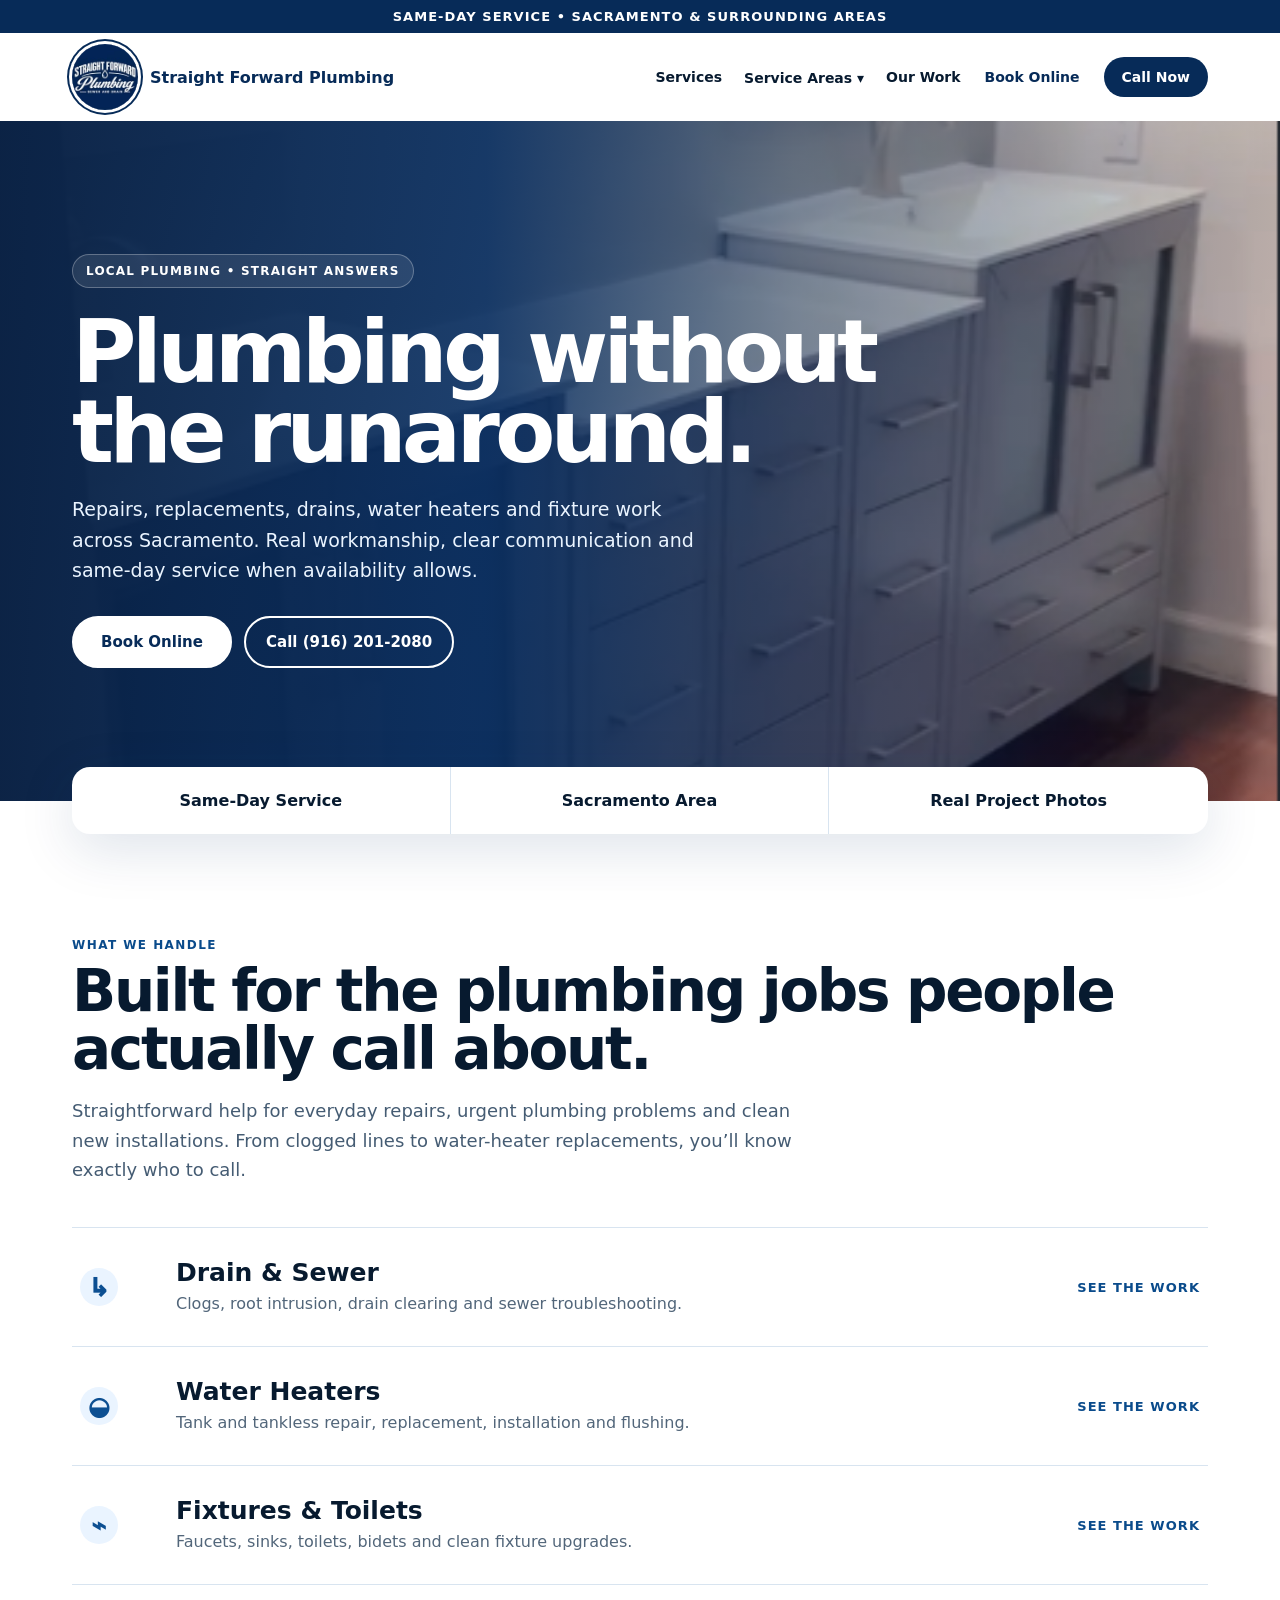
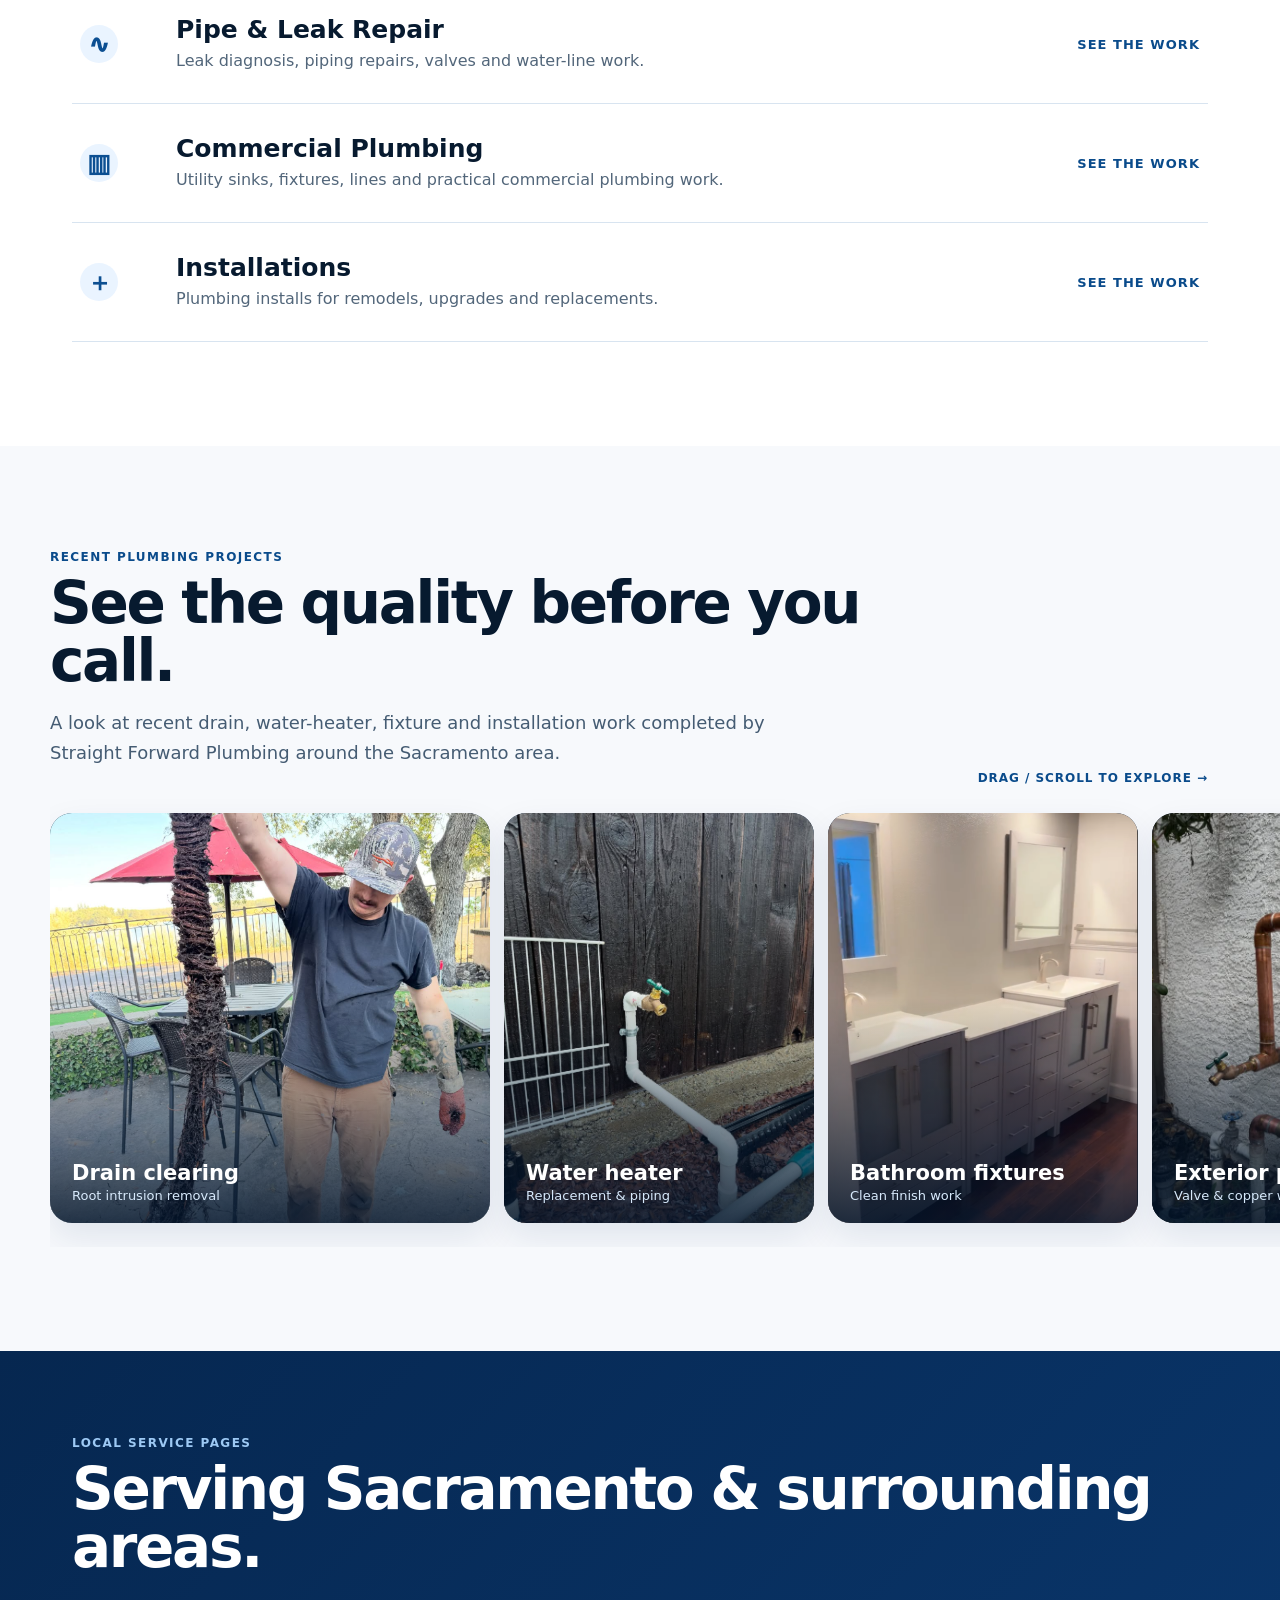
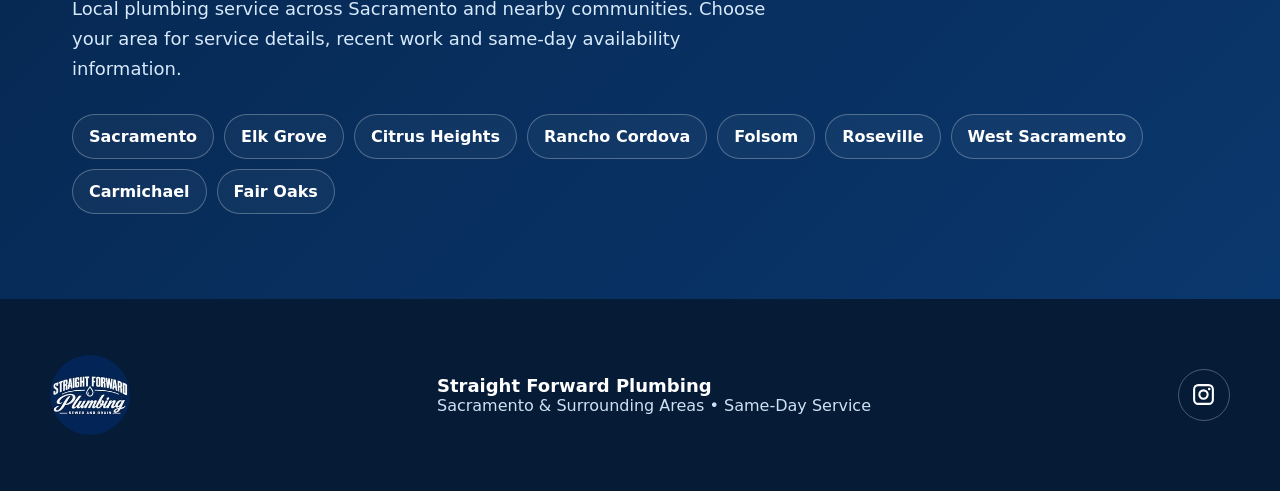
<file: index.html>
<!doctype html><html lang="en"><head><meta charset="utf-8"><meta name="viewport" content="width=device-width,initial-scale=1"><title>Straight Forward Plumbing | Sacramento Plumber & Same-Day Service</title><meta name="description" content="Straight Forward Plumbing provides same-day plumbing service across Sacramento and surrounding areas, including drain, water heater, fixture, sewer and pipe work."><link rel="stylesheet" href="styles.css"><script type="application/ld+json">{"@context":"https://schema.org","@type":"Plumber","name":"Straight Forward Plumbing","telephone":"+1-916-201-2080","areaServed":["Sacramento","Elk Grove","Citrus Heights","Rancho Cordova","Folsom","Roseville","West Sacramento","Carmichael","Fair Oaks"],"sameAs":["https://www.instagram.com/straightforwardplumbingco/"]}</script></head><body><div class="top">SAME-DAY SERVICE • SACRAMENTO & SURROUNDING AREAS</div><header class="nav"><a class="brand" href="index.html"><img src="assets/logo.jpg" alt="Straight Forward Plumbing logo"><span>Straight Forward Plumbing</span></a><button class="menu" aria-label="Open menu">☰</button><nav class="links"><a href="#services">Services</a><div class="dropdown"><a href="#areas" class="area-trigger">Service Areas ▾</a><div class="drop"><a href="sacramento.html">Sacramento</a><a href="elk-grove.html">Elk Grove</a><a href="citrus-heights.html">Citrus Heights</a><a href="rancho-cordova.html">Rancho Cordova</a><a href="folsom.html">Folsom</a><a href="roseville.html">Roseville</a><a href="west-sacramento.html">West Sacramento</a><a href="carmichael.html">Carmichael</a><a href="fair-oaks.html">Fair Oaks</a></div></div><a href="#work">Our Work</a><button class="nav-book book-trigger" type="button">Book Online</button><a class="cta" href="tel:+19162012080">Call Now</a></nav></header><main><section class="hero"><div class="hero-inner"><span class="eyebrow">LOCAL PLUMBING • STRAIGHT ANSWERS</span><h1>Plumbing without the runaround.</h1><p>Repairs, replacements, drains, water heaters and fixture work across Sacramento. Real workmanship, clear communication and same-day service when availability allows.</p><div class="actions"><button class="btn book-trigger" type="button">Book Online</button><a class="btn alt" href="tel:+19162012080">Call (916) 201-2080</a></div></div></section><div class="trust"><div class="trustbar"><div>Same-Day Service</div><div>Sacramento Area</div><div>Real Project Photos</div></div></div><section class="section" id="services"><div class="kicker">What we handle</div><h2>Built for the plumbing jobs people actually call about.</h2><p class="lead">Straightforward help for everyday repairs, urgent plumbing problems and clean new installations. From clogged lines to water-heater replacements, you’ll know exactly who to call.</p><div class="service-list">
<a class="service-row drain" href="#work"><span class="service-icon">↳</span><div><h3>Drain & Sewer</h3><p>Clogs, root intrusion, drain clearing and sewer troubleshooting.</p></div><span class="service-link">See the work</span></a>
<a class="service-row heater" href="#work"><span class="service-icon">◒</span><div><h3>Water Heaters</h3><p>Tank and tankless repair, replacement, installation and flushing.</p></div><span class="service-link">See the work</span></a>
<a class="service-row fixture" href="#work"><span class="service-icon">⌁</span><div><h3>Fixtures & Toilets</h3><p>Faucets, sinks, toilets, bidets and clean fixture upgrades.</p></div><span class="service-link">See the work</span></a>
<a class="service-row pipe" href="#work"><span class="service-icon">∿</span><div><h3>Pipe & Leak Repair</h3><p>Leak diagnosis, piping repairs, valves and water-line work.</p></div><span class="service-link">See the work</span></a>
<a class="service-row commercial" href="#work"><span class="service-icon">▥</span><div><h3>Commercial Plumbing</h3><p>Utility sinks, fixtures, lines and practical commercial plumbing work.</p></div><span class="service-link">See the work</span></a>
<a class="service-row install" href="#work"><span class="service-icon">＋</span><div><h3>Installations</h3><p>Plumbing installs for remodels, upgrades and replacements.</p></div><span class="service-link">See the work</span></a>
</div></section><section class="section work-section" id="work"><div class="work-head"><div><div class="kicker">Recent plumbing projects</div><h2>See the quality before you call.</h2><p class="lead">A look at recent drain, water-heater, fixture and installation work completed by Straight Forward Plumbing around the Sacramento area.</p></div><span class="swipe-note">Drag / scroll to explore →</span></div><div class="project-rail" aria-label="Recent plumbing work">
<figure class="project-card feature"><img src="assets/work-10.png" alt="Large root mass removed from a drain line" loading="lazy"><figcaption><b>Drain clearing</b><span>Root intrusion removal</span></figcaption></figure>
<figure class="project-card"><img src="assets/work-8.png" alt="Completed water heater installation" loading="lazy"><figcaption><b>Water heater</b><span>Replacement & piping</span></figcaption></figure>
<figure class="project-card"><img src="assets/work-2.png" alt="Finished bathroom vanity plumbing project" loading="lazy"><figcaption><b>Bathroom fixtures</b><span>Clean finish work</span></figcaption></figure>
<figure class="project-card"><img src="assets/work-7.png" alt="Exterior copper valve plumbing installation" loading="lazy"><figcaption><b>Exterior plumbing</b><span>Valve & copper work</span></figcaption></figure>
<figure class="project-card"><img src="assets/work-9.png" alt="Commercial utility sink plumbing installation" loading="lazy"><figcaption><b>Commercial</b><span>Utility sink installation</span></figcaption></figure>
<figure class="project-card"><img src="assets/work-4.png" alt="Toilet installation" loading="lazy"><figcaption><b>Fixture install</b><span>Toilet replacement</span></figcaption></figure>
</div></section><section class="blue" id="areas"><div class="section"><div class="kicker" style="color:#9dc9f4">Local service pages</div><h2>Serving Sacramento & surrounding areas.</h2><p class="lead">Local plumbing service across Sacramento and nearby communities. Choose your area for service details, recent work and same-day availability information.</p><div class="areas"><a href="sacramento.html">Sacramento</a><a href="elk-grove.html">Elk Grove</a><a href="citrus-heights.html">Citrus Heights</a><a href="rancho-cordova.html">Rancho Cordova</a><a href="folsom.html">Folsom</a><a href="roseville.html">Roseville</a><a href="west-sacramento.html">West Sacramento</a><a href="carmichael.html">Carmichael</a><a href="fair-oaks.html">Fair Oaks</a></div></div></section></main><footer class="footer"><div class="footerin"><img src="assets/logo.jpg" alt="Straight Forward Plumbing"><div><strong>Straight Forward Plumbing</strong><br>Sacramento & Surrounding Areas • Same-Day Service</div><a class="footer-social" href="https://www.instagram.com/straightforwardplumbingco/" target="_blank" rel="noopener" aria-label="Straight Forward Plumbing on Instagram"><svg viewBox="0 0 24 24" aria-hidden="true"><path d="M7 2h10a5 5 0 0 1 5 5v10a5 5 0 0 1-5 5H7a5 5 0 0 1-5-5V7a5 5 0 0 1 5-5Zm0 2a3 3 0 0 0-3 3v10a3 3 0 0 0 3 3h10a3 3 0 0 0 3-3V7a3 3 0 0 0-3-3H7Zm10.5 1.5a1.25 1.25 0 1 1 0 2.5 1.25 1.25 0 0 1 0-2.5ZM12 7a5 5 0 1 1 0 10 5 5 0 0 1 0-10Zm0 2a3 3 0 1 0 0 6 3 3 0 0 0 0-6Z"/></svg></a></div></footer><div class="mobile-dock"><a class="mobile-call" href="tel:+19162012080">Call Now</a><button class="mobile-book book-trigger" type="button">Book Online</button></div><div class="booking-modal" id="bookingModal" aria-hidden="true"><div class="booking-backdrop" data-close-booking></div><div class="booking-panel" role="dialog" aria-modal="true" aria-labelledby="bookingTitle"><button class="booking-close" type="button" data-close-booking aria-label="Close booking form">×</button><div class="booking-kicker">REQUEST AN APPOINTMENT</div><h2 id="bookingTitle">Tell us what you need.</h2><p class="booking-intro">Send the details below and your appointment request will be prepared as a text to Straight Forward Plumbing. Same-day requests are welcome when availability allows.</p><form id="bookingForm"><div class="form-grid"><label><span>Name</span><input name="name" autocomplete="name" required placeholder="Your name"></label><label><span>Phone</span><input name="phone" autocomplete="tel" inputmode="tel" required placeholder="Best number to reach you"></label><label><span>Service needed</span><select name="service" required><option value="">Choose a service</option><option>Drain / sewer</option><option>Water heater</option><option>Leak / pipe repair</option><option>Fixture / toilet</option><option>Commercial plumbing</option><option>Installation / other</option></select></label><label><span>Preferred day</span><input name="date" type="date"></label><label class="form-wide"><span>Service address / area</span><input name="location" autocomplete="street-address" required placeholder="Address or neighborhood"></label><label class="form-wide"><span>What’s going on?</span><textarea name="details" rows="4" required placeholder="Briefly describe the plumbing issue"></textarea></label></div><button class="booking-submit" type="submit">Send Appointment Request</button><p class="booking-note">Submitting opens your Messages app with the request pre-filled to (916) 201-2080. Nothing is sent until you press Send.</p></form></div></div><script src="script.js"></script></body></html>
</file>
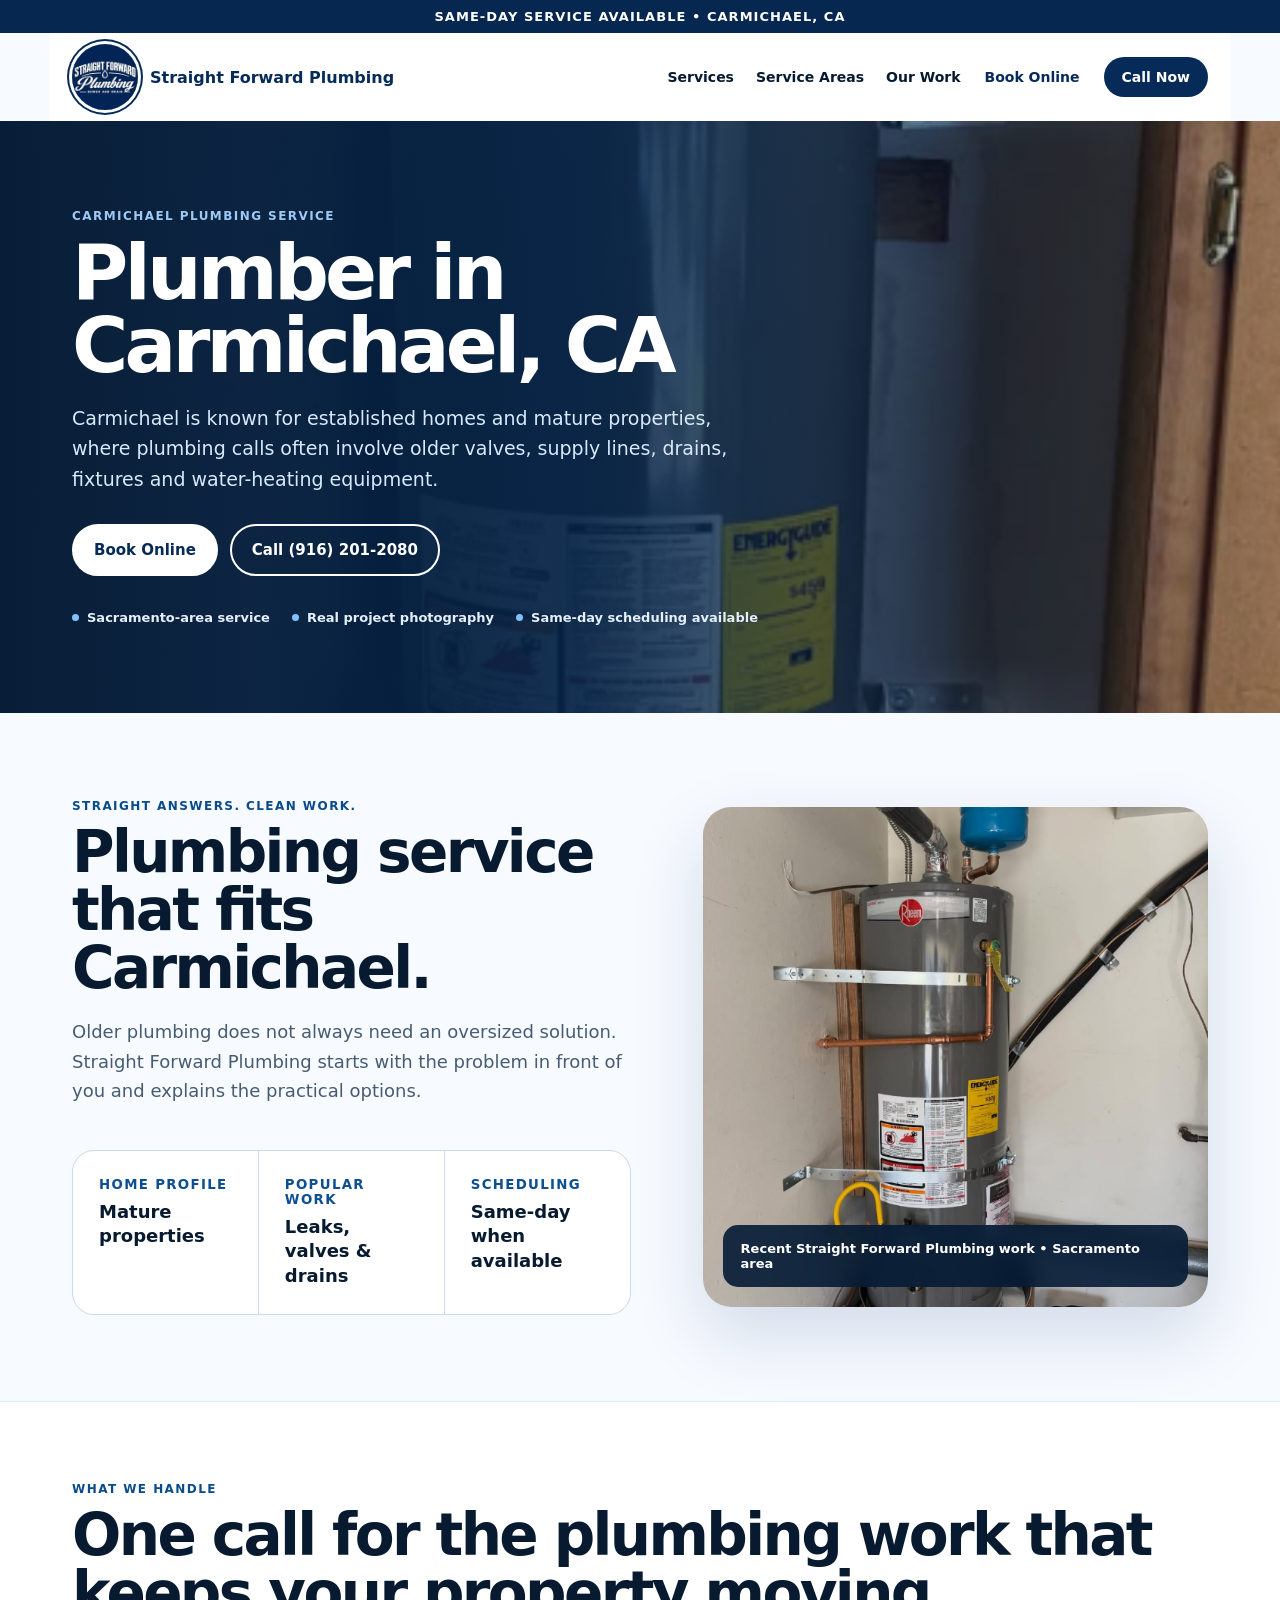
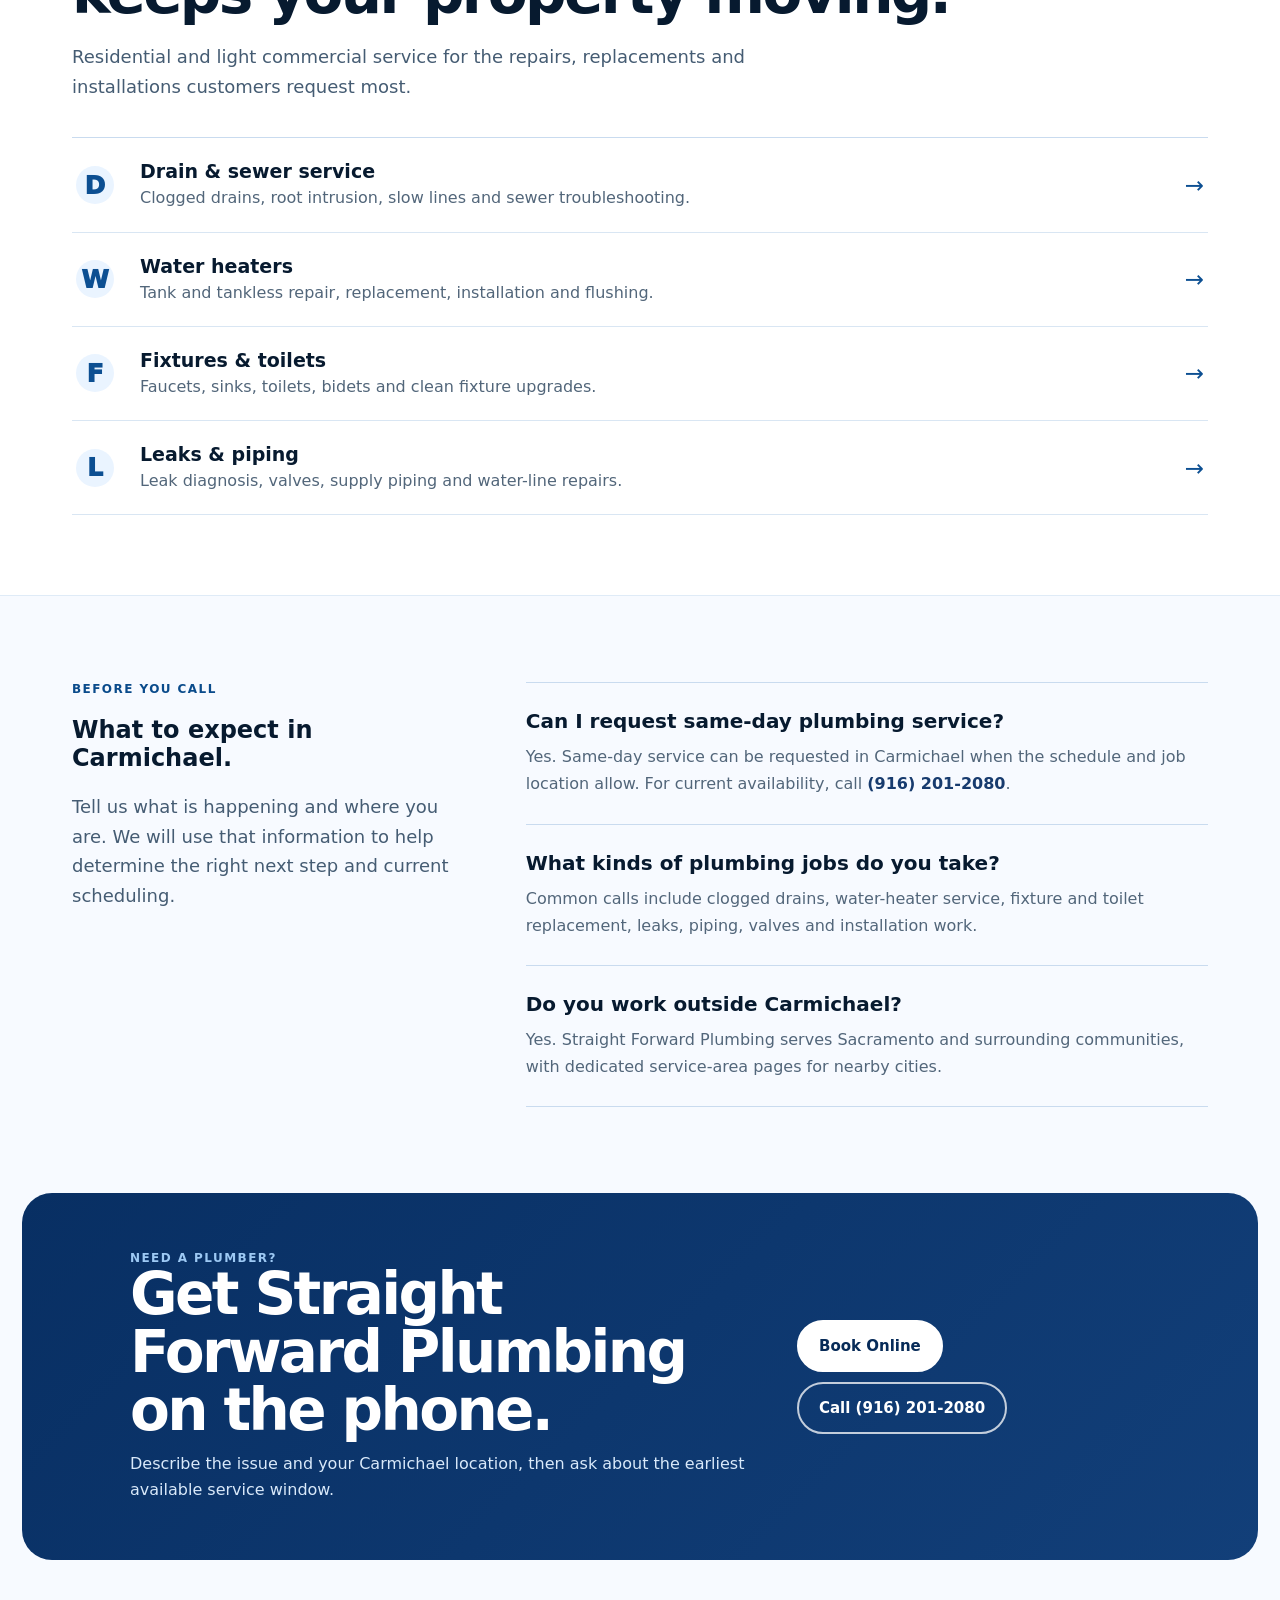
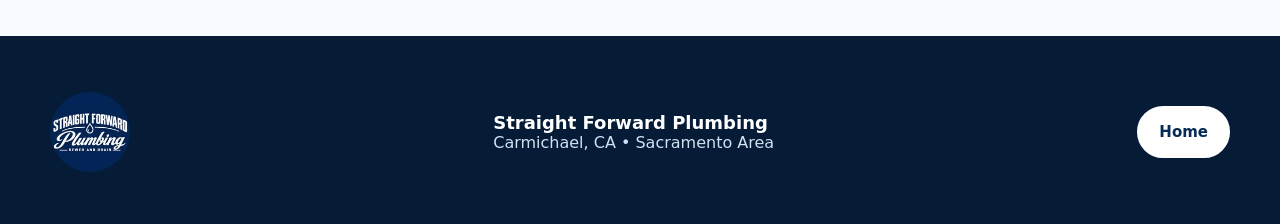
<file: carmichael.html>
<!doctype html><html lang="en"><head><meta charset="utf-8"><meta name="viewport" content="width=device-width,initial-scale=1"><meta name="format-detection" content="telephone=no"><title>Plumber in Carmichael, CA | Straight Forward Plumbing</title><meta name="description" content="Straight Forward Plumbing serves Carmichael, CA with drain, water heater, fixture, leak and piping service. Call (916) 201-2080 to ask about same-day availability."><link rel="stylesheet" href="styles.css"></head><body class="location-page"><div class="top">SAME-DAY SERVICE AVAILABLE • CARMICHAEL, CA</div><header class="nav"><a class="brand" href="index.html"><img src="assets/logo.jpg" alt="Straight Forward Plumbing logo"><span>Straight Forward Plumbing</span></a><button class="menu" aria-label="Open menu">☰</button><nav class="links"><a href="index.html#services">Services</a><a href="index.html#areas">Service Areas</a><a href="index.html#work">Our Work</a><button class="nav-book book-trigger" type="button">Book Online</button><a class="cta" href="tel:+19162012080">Call Now</a></nav></header><main>
<section class="pagehero"><div class="city-hero" style="background-image:url('assets/work-6.png')"><div class="city-hero-inner"><div class="kicker" style="color:#9dc9f4">Carmichael plumbing service</div><h1>Plumber in Carmichael, CA</h1><p>Carmichael is known for established homes and mature properties, where plumbing calls often involve older valves, supply lines, drains, fixtures and water-heating equipment.</p><div class="actions"><button class="btn book-trigger" type="button">Book Online</button><a class="btn alt" href="tel:+19162012080">Call (916) 201-2080</a></div><div class="city-proof"><span>Sacramento-area service</span><span>Real project photography</span><span>Same-day scheduling available</span></div></div></div></section>
<section class="location-wrap"><div class="location-intro"><div><div class="kicker">Straight answers. Clean work.</div><h2>Plumbing service that fits Carmichael.</h2><p class="lead">Older plumbing does not always need an oversized solution. Straight Forward Plumbing starts with the problem in front of you and explains the practical options.</p><div class="location-highlights"><div class="location-highlight"><small>Home profile</small><strong>Mature properties</strong></div><div class="location-highlight"><small>Popular work</small><strong>Leaks, valves & drains</strong></div><div class="location-highlight"><small>Scheduling</small><strong>Same-day when available</strong></div></div></div><div class="city-photo"><img src="assets/work-4.png" alt="Straight Forward Plumbing project serving the Carmichael area"><div class="photo-caption">Recent Straight Forward Plumbing work • Sacramento area</div></div></div></section>
<section class="location-services"><div class="location-wrap"><div class="kicker">What we handle</div><h2>One call for the plumbing work that keeps your property moving.</h2><p class="lead">Residential and light commercial service for the repairs, replacements and installations customers request most.</p><div class="service-lines"><div class="service-line"><div class="service-icon">D</div><div><h3>Drain & sewer service</h3><p>Clogged drains, root intrusion, slow lines and sewer troubleshooting.</p></div><div class="arrow">→</div></div><div class="service-line"><div class="service-icon">W</div><div><h3>Water heaters</h3><p>Tank and tankless repair, replacement, installation and flushing.</p></div><div class="arrow">→</div></div><div class="service-line"><div class="service-icon">F</div><div><h3>Fixtures & toilets</h3><p>Faucets, sinks, toilets, bidets and clean fixture upgrades.</p></div><div class="arrow">→</div></div><div class="service-line"><div class="service-icon">L</div><div><h3>Leaks & piping</h3><p>Leak diagnosis, valves, supply piping and water-line repairs.</p></div><div class="arrow">→</div></div></div></div></section>
<section class="location-wrap"><div class="city-faq"><div class="faq-intro"><div class="kicker">Before you call</div><h2>What to expect in Carmichael.</h2><p class="lead">Tell us what is happening and where you are. We will use that information to help determine the right next step and current scheduling.</p></div><div class="faq-list"><div class="faq"><h3>Can I request same-day plumbing service?</h3><p>Yes. Same-day service can be requested in Carmichael when the schedule and job location allow. For current availability, call <span class="phone-text">(916) 201-2080</span>.</p></div><div class="faq"><h3>What kinds of plumbing jobs do you take?</h3><p>Common calls include clogged drains, water-heater service, fixture and toilet replacement, leaks, piping, valves and installation work.</p></div><div class="faq"><h3>Do you work outside Carmichael?</h3><p>Yes. Straight Forward Plumbing serves Sacramento and surrounding communities, with dedicated service-area pages for nearby cities.</p></div></div></div></section>
<section class="city-cta"><div class="city-cta-inner"><div><div class="kicker" style="color:#9dc9f4">Need a plumber?</div><h2>Get Straight Forward Plumbing on the phone.</h2><p>Describe the issue and your Carmichael location, then ask about the earliest available service window.</p></div><div class="cta-pair"><button class="btn book-trigger" type="button">Book Online</button><a class="btn alt" href="tel:+19162012080">Call (916) 201-2080</a></div></div></section></main>
<footer class="footer"><div class="footerin"><img src="assets/logo.jpg" alt="Straight Forward Plumbing"><div><strong>Straight Forward Plumbing</strong><br>Carmichael, CA • Sacramento Area</div><a class="btn" href="index.html">Home</a></div></footer><div class="mobile-dock"><a class="mobile-call" href="tel:+19162012080">Call Now</a><button class="mobile-book book-trigger" type="button">Book Online</button></div><div class="booking-modal" id="bookingModal" aria-hidden="true"><div class="booking-backdrop" data-close-booking></div><div class="booking-panel" role="dialog" aria-modal="true" aria-labelledby="bookingTitle"><button class="booking-close" type="button" data-close-booking aria-label="Close booking form">×</button><div class="booking-kicker">REQUEST AN APPOINTMENT</div><h2 id="bookingTitle">Tell us what you need.</h2><p class="booking-intro">Send the details below and your appointment request will be prepared as a text to Straight Forward Plumbing. Same-day requests are welcome when availability allows.</p><form id="bookingForm"><div class="form-grid"><label><span>Name</span><input name="name" autocomplete="name" required placeholder="Your name"></label><label><span>Phone</span><input name="phone" autocomplete="tel" inputmode="tel" required placeholder="Best number to reach you"></label><label><span>Service needed</span><select name="service" required><option value="">Choose a service</option><option>Drain / sewer</option><option>Water heater</option><option>Leak / pipe repair</option><option>Fixture / toilet</option><option>Commercial plumbing</option><option>Installation / other</option></select></label><label><span>Preferred day</span><input name="date" type="date"></label><label class="form-wide"><span>Service address / area</span><input name="location" autocomplete="street-address" required placeholder="Address or neighborhood"></label><label class="form-wide"><span>What’s going on?</span><textarea name="details" rows="4" required placeholder="Briefly describe the plumbing issue"></textarea></label></div><button class="booking-submit" type="submit">Send Appointment Request</button><p class="booking-note">Submitting opens your Messages app with the request pre-filled to (916) 201-2080. Nothing is sent until you press Send.</p></form></div></div><script src="script.js"></script></body></html>
</file>
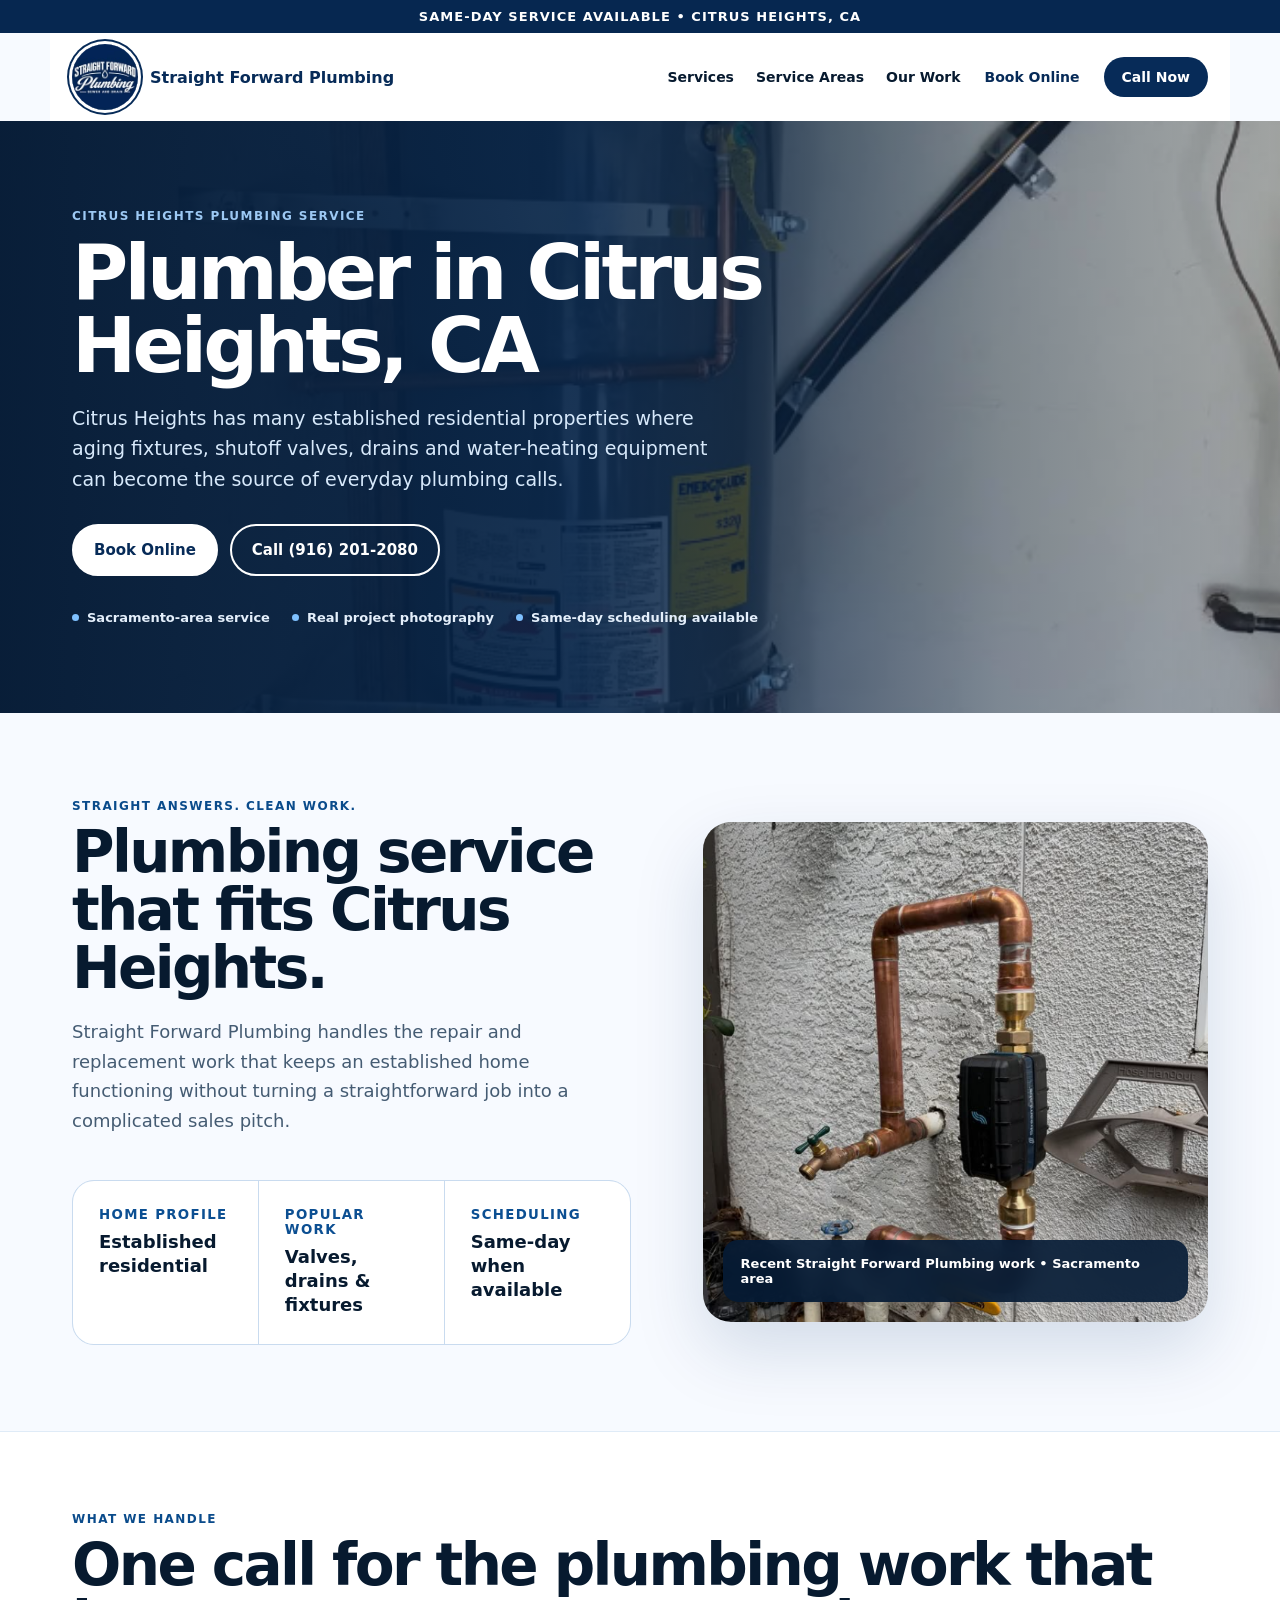
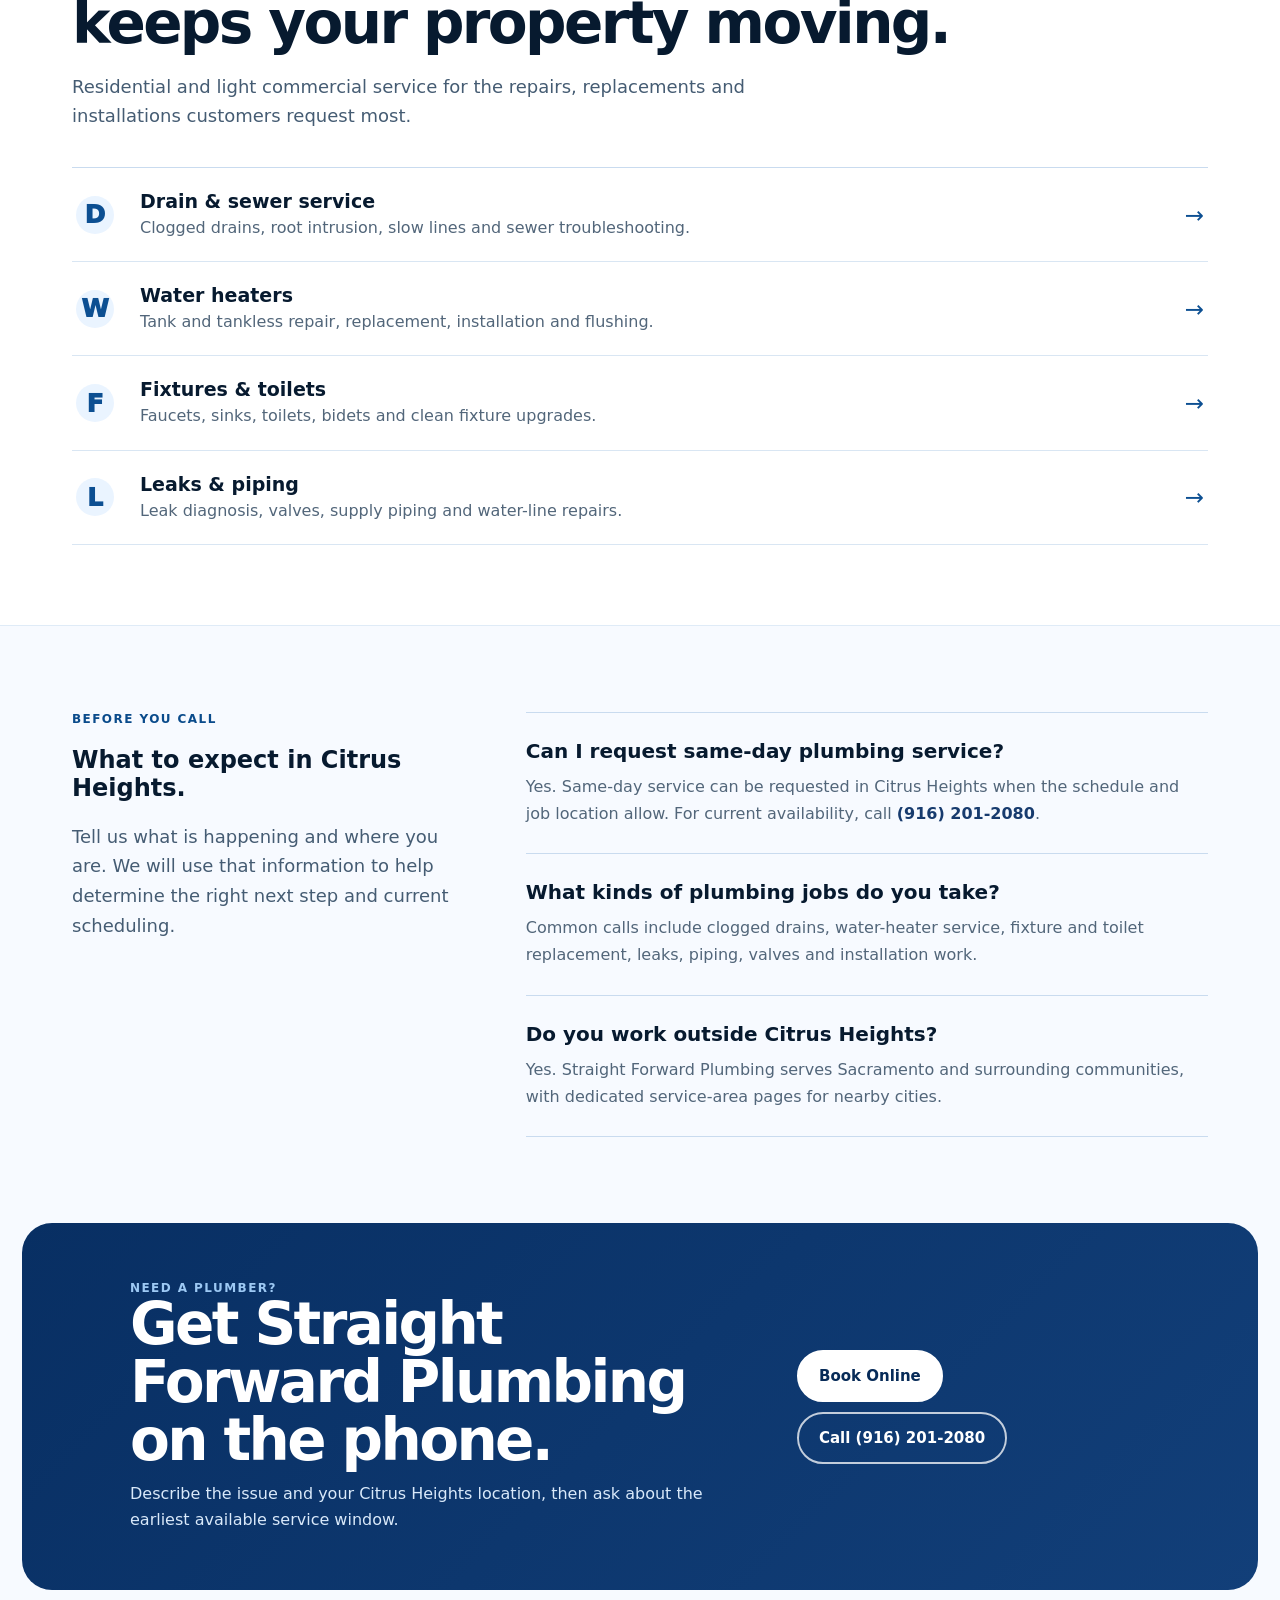
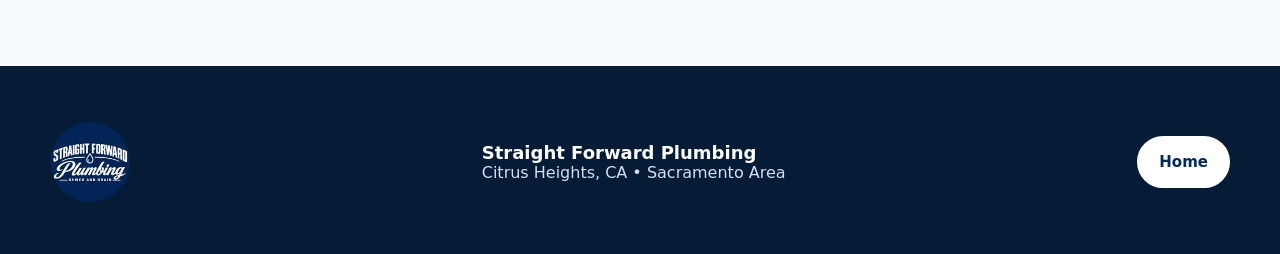
<file: citrus-heights.html>
<!doctype html><html lang="en"><head><meta charset="utf-8"><meta name="viewport" content="width=device-width,initial-scale=1"><meta name="format-detection" content="telephone=no"><title>Plumber in Citrus Heights, CA | Straight Forward Plumbing</title><meta name="description" content="Straight Forward Plumbing serves Citrus Heights, CA with drain, water heater, fixture, leak and piping service. Call (916) 201-2080 to ask about same-day availability."><link rel="stylesheet" href="styles.css"></head><body class="location-page"><div class="top">SAME-DAY SERVICE AVAILABLE • CITRUS HEIGHTS, CA</div><header class="nav"><a class="brand" href="index.html"><img src="assets/logo.jpg" alt="Straight Forward Plumbing logo"><span>Straight Forward Plumbing</span></a><button class="menu" aria-label="Open menu">☰</button><nav class="links"><a href="index.html#services">Services</a><a href="index.html#areas">Service Areas</a><a href="index.html#work">Our Work</a><button class="nav-book book-trigger" type="button">Book Online</button><a class="cta" href="tel:+19162012080">Call Now</a></nav></header><main>
<section class="pagehero"><div class="city-hero" style="background-image:url('assets/work-4.png')"><div class="city-hero-inner"><div class="kicker" style="color:#9dc9f4">Citrus Heights plumbing service</div><h1>Plumber in Citrus Heights, CA</h1><p>Citrus Heights has many established residential properties where aging fixtures, shutoff valves, drains and water-heating equipment can become the source of everyday plumbing calls.</p><div class="actions"><button class="btn book-trigger" type="button">Book Online</button><a class="btn alt" href="tel:+19162012080">Call (916) 201-2080</a></div><div class="city-proof"><span>Sacramento-area service</span><span>Real project photography</span><span>Same-day scheduling available</span></div></div></div></section>
<section class="location-wrap"><div class="location-intro"><div><div class="kicker">Straight answers. Clean work.</div><h2>Plumbing service that fits Citrus Heights.</h2><p class="lead">Straight Forward Plumbing handles the repair and replacement work that keeps an established home functioning without turning a straightforward job into a complicated sales pitch.</p><div class="location-highlights"><div class="location-highlight"><small>Home profile</small><strong>Established residential</strong></div><div class="location-highlight"><small>Popular work</small><strong>Valves, drains & fixtures</strong></div><div class="location-highlight"><small>Scheduling</small><strong>Same-day when available</strong></div></div></div><div class="city-photo"><img src="assets/work-7.png" alt="Straight Forward Plumbing project serving the Citrus Heights area"><div class="photo-caption">Recent Straight Forward Plumbing work • Sacramento area</div></div></div></section>
<section class="location-services"><div class="location-wrap"><div class="kicker">What we handle</div><h2>One call for the plumbing work that keeps your property moving.</h2><p class="lead">Residential and light commercial service for the repairs, replacements and installations customers request most.</p><div class="service-lines"><div class="service-line"><div class="service-icon">D</div><div><h3>Drain & sewer service</h3><p>Clogged drains, root intrusion, slow lines and sewer troubleshooting.</p></div><div class="arrow">→</div></div><div class="service-line"><div class="service-icon">W</div><div><h3>Water heaters</h3><p>Tank and tankless repair, replacement, installation and flushing.</p></div><div class="arrow">→</div></div><div class="service-line"><div class="service-icon">F</div><div><h3>Fixtures & toilets</h3><p>Faucets, sinks, toilets, bidets and clean fixture upgrades.</p></div><div class="arrow">→</div></div><div class="service-line"><div class="service-icon">L</div><div><h3>Leaks & piping</h3><p>Leak diagnosis, valves, supply piping and water-line repairs.</p></div><div class="arrow">→</div></div></div></div></section>
<section class="location-wrap"><div class="city-faq"><div class="faq-intro"><div class="kicker">Before you call</div><h2>What to expect in Citrus Heights.</h2><p class="lead">Tell us what is happening and where you are. We will use that information to help determine the right next step and current scheduling.</p></div><div class="faq-list"><div class="faq"><h3>Can I request same-day plumbing service?</h3><p>Yes. Same-day service can be requested in Citrus Heights when the schedule and job location allow. For current availability, call <span class="phone-text">(916) 201-2080</span>.</p></div><div class="faq"><h3>What kinds of plumbing jobs do you take?</h3><p>Common calls include clogged drains, water-heater service, fixture and toilet replacement, leaks, piping, valves and installation work.</p></div><div class="faq"><h3>Do you work outside Citrus Heights?</h3><p>Yes. Straight Forward Plumbing serves Sacramento and surrounding communities, with dedicated service-area pages for nearby cities.</p></div></div></div></section>
<section class="city-cta"><div class="city-cta-inner"><div><div class="kicker" style="color:#9dc9f4">Need a plumber?</div><h2>Get Straight Forward Plumbing on the phone.</h2><p>Describe the issue and your Citrus Heights location, then ask about the earliest available service window.</p></div><div class="cta-pair"><button class="btn book-trigger" type="button">Book Online</button><a class="btn alt" href="tel:+19162012080">Call (916) 201-2080</a></div></div></section></main>
<footer class="footer"><div class="footerin"><img src="assets/logo.jpg" alt="Straight Forward Plumbing"><div><strong>Straight Forward Plumbing</strong><br>Citrus Heights, CA • Sacramento Area</div><a class="btn" href="index.html">Home</a></div></footer><div class="mobile-dock"><a class="mobile-call" href="tel:+19162012080">Call Now</a><button class="mobile-book book-trigger" type="button">Book Online</button></div><div class="booking-modal" id="bookingModal" aria-hidden="true"><div class="booking-backdrop" data-close-booking></div><div class="booking-panel" role="dialog" aria-modal="true" aria-labelledby="bookingTitle"><button class="booking-close" type="button" data-close-booking aria-label="Close booking form">×</button><div class="booking-kicker">REQUEST AN APPOINTMENT</div><h2 id="bookingTitle">Tell us what you need.</h2><p class="booking-intro">Send the details below and your appointment request will be prepared as a text to Straight Forward Plumbing. Same-day requests are welcome when availability allows.</p><form id="bookingForm"><div class="form-grid"><label><span>Name</span><input name="name" autocomplete="name" required placeholder="Your name"></label><label><span>Phone</span><input name="phone" autocomplete="tel" inputmode="tel" required placeholder="Best number to reach you"></label><label><span>Service needed</span><select name="service" required><option value="">Choose a service</option><option>Drain / sewer</option><option>Water heater</option><option>Leak / pipe repair</option><option>Fixture / toilet</option><option>Commercial plumbing</option><option>Installation / other</option></select></label><label><span>Preferred day</span><input name="date" type="date"></label><label class="form-wide"><span>Service address / area</span><input name="location" autocomplete="street-address" required placeholder="Address or neighborhood"></label><label class="form-wide"><span>What’s going on?</span><textarea name="details" rows="4" required placeholder="Briefly describe the plumbing issue"></textarea></label></div><button class="booking-submit" type="submit">Send Appointment Request</button><p class="booking-note">Submitting opens your Messages app with the request pre-filled to (916) 201-2080. Nothing is sent until you press Send.</p></form></div></div><script src="script.js"></script></body></html>
</file>
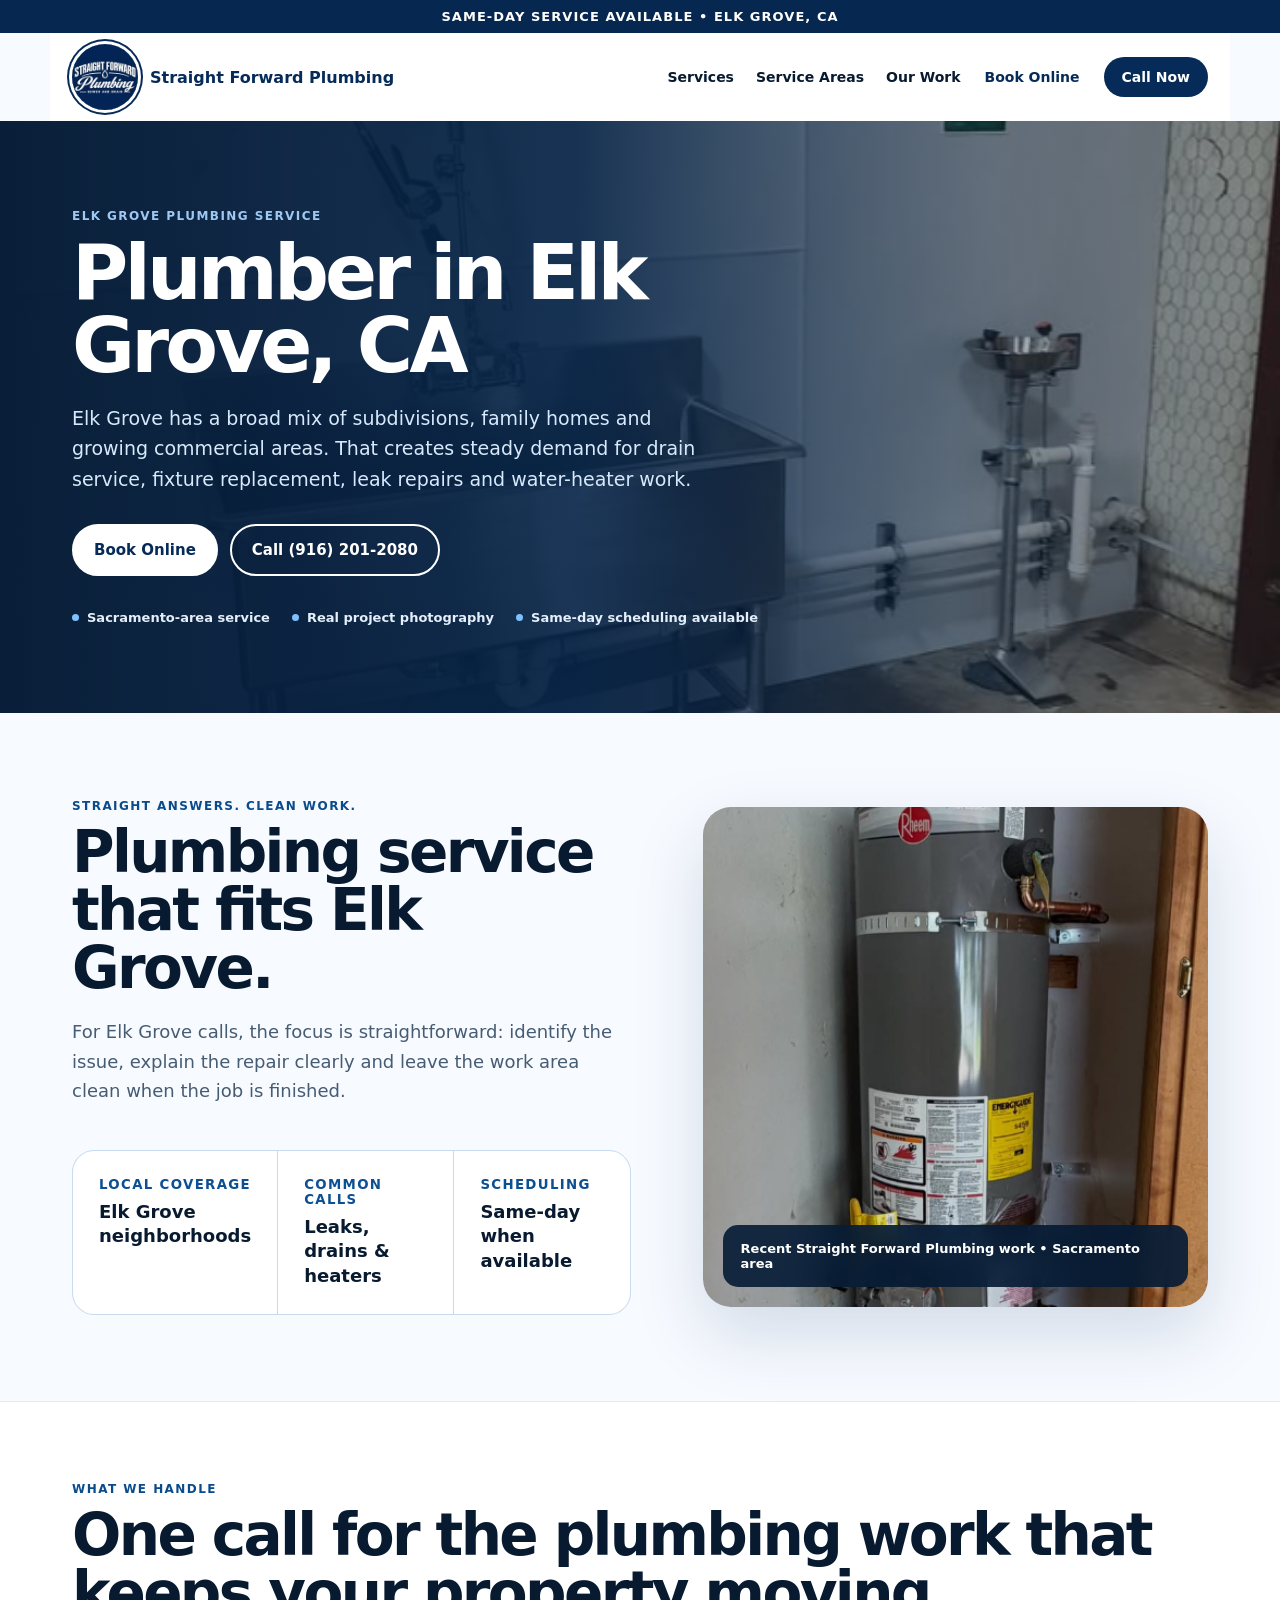
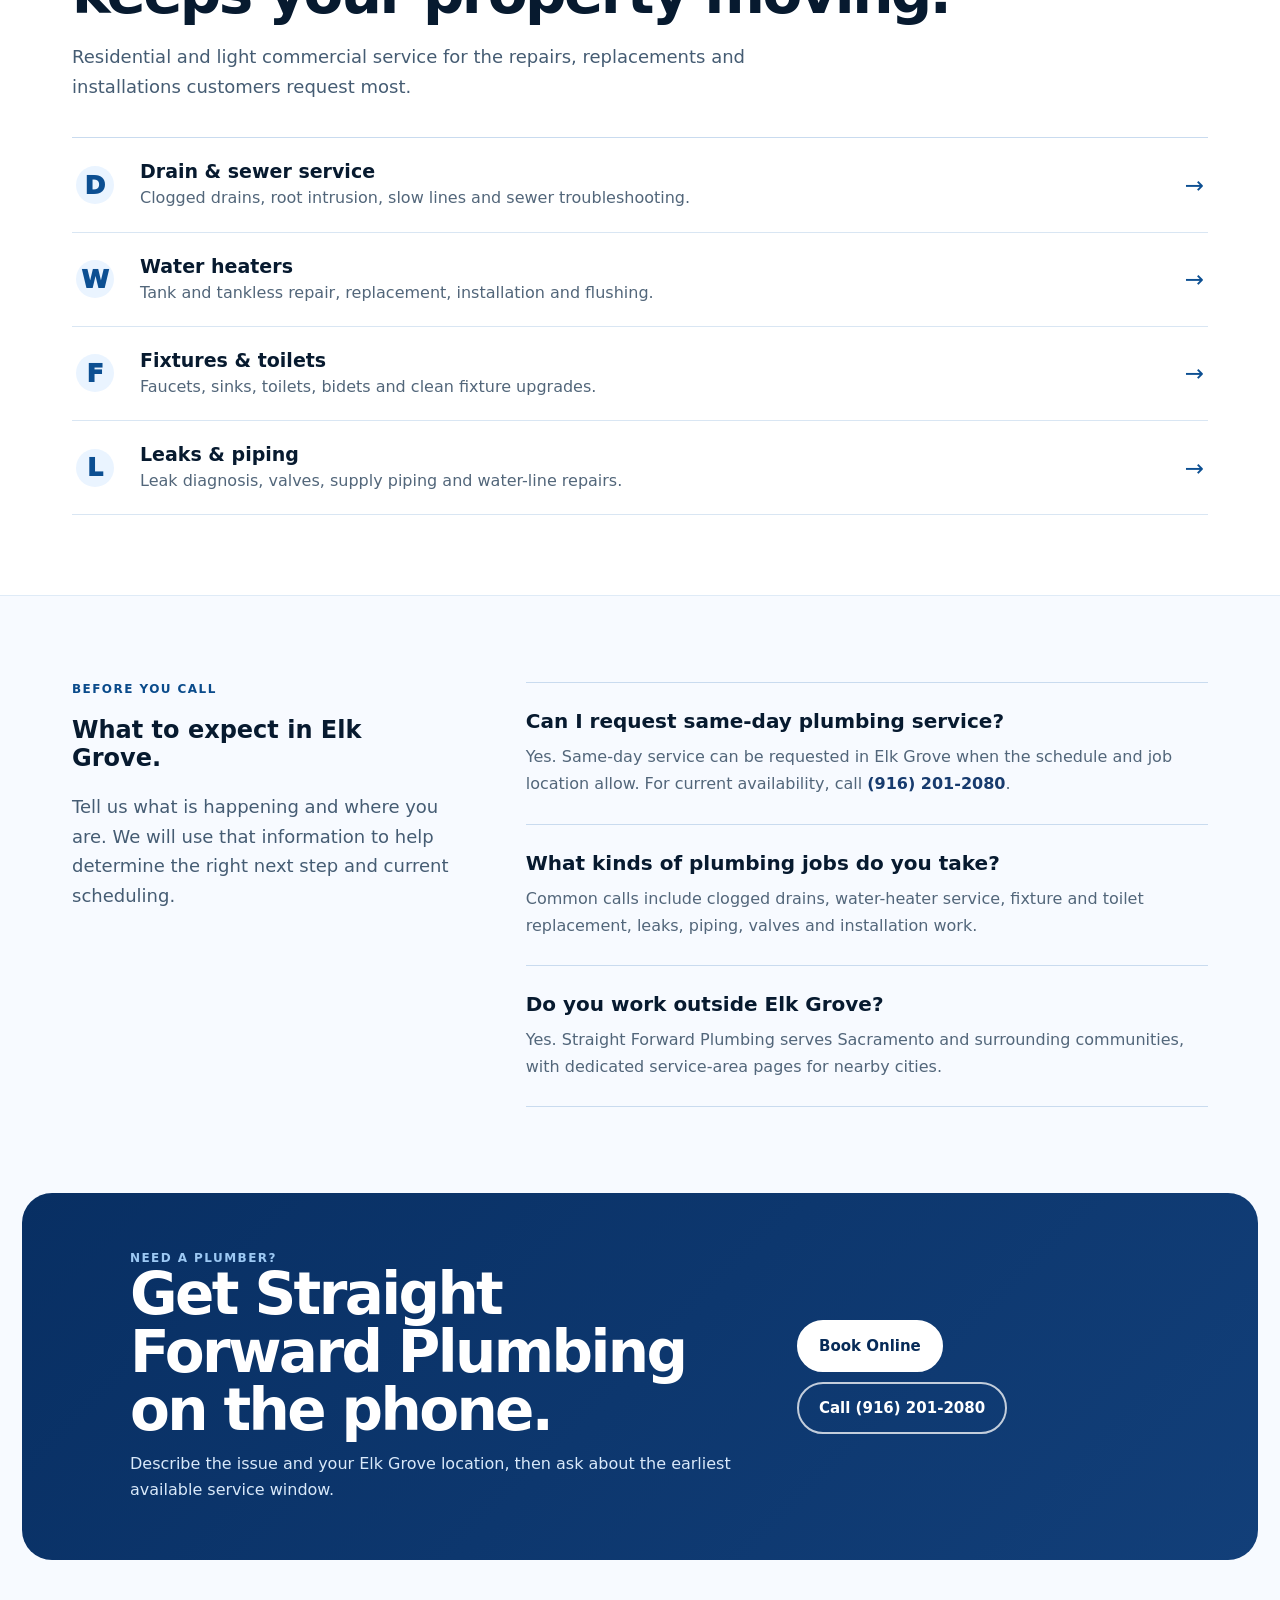
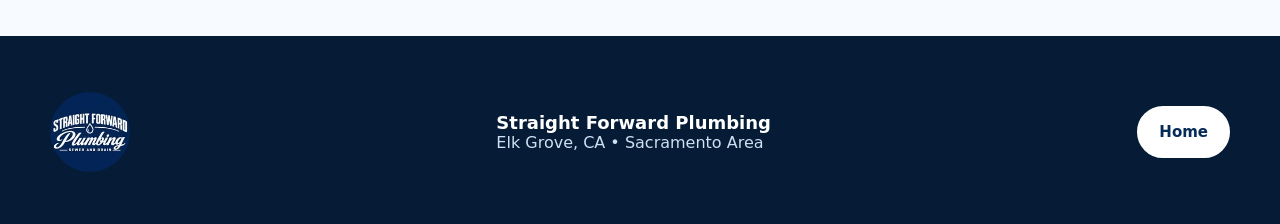
<file: elk-grove.html>
<!doctype html><html lang="en"><head><meta charset="utf-8"><meta name="viewport" content="width=device-width,initial-scale=1"><meta name="format-detection" content="telephone=no"><title>Plumber in Elk Grove, CA | Straight Forward Plumbing</title><meta name="description" content="Straight Forward Plumbing serves Elk Grove, CA with drain, water heater, fixture, leak and piping service. Call (916) 201-2080 to ask about same-day availability."><link rel="stylesheet" href="styles.css"></head><body class="location-page"><div class="top">SAME-DAY SERVICE AVAILABLE • ELK GROVE, CA</div><header class="nav"><a class="brand" href="index.html"><img src="assets/logo.jpg" alt="Straight Forward Plumbing logo"><span>Straight Forward Plumbing</span></a><button class="menu" aria-label="Open menu">☰</button><nav class="links"><a href="index.html#services">Services</a><a href="index.html#areas">Service Areas</a><a href="index.html#work">Our Work</a><button class="nav-book book-trigger" type="button">Book Online</button><a class="cta" href="tel:+19162012080">Call Now</a></nav></header><main>
<section class="pagehero"><div class="city-hero" style="background-image:url('assets/work-9.png')"><div class="city-hero-inner"><div class="kicker" style="color:#9dc9f4">Elk Grove plumbing service</div><h1>Plumber in Elk Grove, CA</h1><p>Elk Grove has a broad mix of subdivisions, family homes and growing commercial areas. That creates steady demand for drain service, fixture replacement, leak repairs and water-heater work.</p><div class="actions"><button class="btn book-trigger" type="button">Book Online</button><a class="btn alt" href="tel:+19162012080">Call (916) 201-2080</a></div><div class="city-proof"><span>Sacramento-area service</span><span>Real project photography</span><span>Same-day scheduling available</span></div></div></div></section>
<section class="location-wrap"><div class="location-intro"><div><div class="kicker">Straight answers. Clean work.</div><h2>Plumbing service that fits Elk Grove.</h2><p class="lead">For Elk Grove calls, the focus is straightforward: identify the issue, explain the repair clearly and leave the work area clean when the job is finished.</p><div class="location-highlights"><div class="location-highlight"><small>Local coverage</small><strong>Elk Grove neighborhoods</strong></div><div class="location-highlight"><small>Common calls</small><strong>Leaks, drains & heaters</strong></div><div class="location-highlight"><small>Scheduling</small><strong>Same-day when available</strong></div></div></div><div class="city-photo"><img src="assets/work-6.png" alt="Straight Forward Plumbing project serving the Elk Grove area"><div class="photo-caption">Recent Straight Forward Plumbing work • Sacramento area</div></div></div></section>
<section class="location-services"><div class="location-wrap"><div class="kicker">What we handle</div><h2>One call for the plumbing work that keeps your property moving.</h2><p class="lead">Residential and light commercial service for the repairs, replacements and installations customers request most.</p><div class="service-lines"><div class="service-line"><div class="service-icon">D</div><div><h3>Drain & sewer service</h3><p>Clogged drains, root intrusion, slow lines and sewer troubleshooting.</p></div><div class="arrow">→</div></div><div class="service-line"><div class="service-icon">W</div><div><h3>Water heaters</h3><p>Tank and tankless repair, replacement, installation and flushing.</p></div><div class="arrow">→</div></div><div class="service-line"><div class="service-icon">F</div><div><h3>Fixtures & toilets</h3><p>Faucets, sinks, toilets, bidets and clean fixture upgrades.</p></div><div class="arrow">→</div></div><div class="service-line"><div class="service-icon">L</div><div><h3>Leaks & piping</h3><p>Leak diagnosis, valves, supply piping and water-line repairs.</p></div><div class="arrow">→</div></div></div></div></section>
<section class="location-wrap"><div class="city-faq"><div class="faq-intro"><div class="kicker">Before you call</div><h2>What to expect in Elk Grove.</h2><p class="lead">Tell us what is happening and where you are. We will use that information to help determine the right next step and current scheduling.</p></div><div class="faq-list"><div class="faq"><h3>Can I request same-day plumbing service?</h3><p>Yes. Same-day service can be requested in Elk Grove when the schedule and job location allow. For current availability, call <span class="phone-text">(916) 201-2080</span>.</p></div><div class="faq"><h3>What kinds of plumbing jobs do you take?</h3><p>Common calls include clogged drains, water-heater service, fixture and toilet replacement, leaks, piping, valves and installation work.</p></div><div class="faq"><h3>Do you work outside Elk Grove?</h3><p>Yes. Straight Forward Plumbing serves Sacramento and surrounding communities, with dedicated service-area pages for nearby cities.</p></div></div></div></section>
<section class="city-cta"><div class="city-cta-inner"><div><div class="kicker" style="color:#9dc9f4">Need a plumber?</div><h2>Get Straight Forward Plumbing on the phone.</h2><p>Describe the issue and your Elk Grove location, then ask about the earliest available service window.</p></div><div class="cta-pair"><button class="btn book-trigger" type="button">Book Online</button><a class="btn alt" href="tel:+19162012080">Call (916) 201-2080</a></div></div></section></main>
<footer class="footer"><div class="footerin"><img src="assets/logo.jpg" alt="Straight Forward Plumbing"><div><strong>Straight Forward Plumbing</strong><br>Elk Grove, CA • Sacramento Area</div><a class="btn" href="index.html">Home</a></div></footer><div class="mobile-dock"><a class="mobile-call" href="tel:+19162012080">Call Now</a><button class="mobile-book book-trigger" type="button">Book Online</button></div><div class="booking-modal" id="bookingModal" aria-hidden="true"><div class="booking-backdrop" data-close-booking></div><div class="booking-panel" role="dialog" aria-modal="true" aria-labelledby="bookingTitle"><button class="booking-close" type="button" data-close-booking aria-label="Close booking form">×</button><div class="booking-kicker">REQUEST AN APPOINTMENT</div><h2 id="bookingTitle">Tell us what you need.</h2><p class="booking-intro">Send the details below and your appointment request will be prepared as a text to Straight Forward Plumbing. Same-day requests are welcome when availability allows.</p><form id="bookingForm"><div class="form-grid"><label><span>Name</span><input name="name" autocomplete="name" required placeholder="Your name"></label><label><span>Phone</span><input name="phone" autocomplete="tel" inputmode="tel" required placeholder="Best number to reach you"></label><label><span>Service needed</span><select name="service" required><option value="">Choose a service</option><option>Drain / sewer</option><option>Water heater</option><option>Leak / pipe repair</option><option>Fixture / toilet</option><option>Commercial plumbing</option><option>Installation / other</option></select></label><label><span>Preferred day</span><input name="date" type="date"></label><label class="form-wide"><span>Service address / area</span><input name="location" autocomplete="street-address" required placeholder="Address or neighborhood"></label><label class="form-wide"><span>What’s going on?</span><textarea name="details" rows="4" required placeholder="Briefly describe the plumbing issue"></textarea></label></div><button class="booking-submit" type="submit">Send Appointment Request</button><p class="booking-note">Submitting opens your Messages app with the request pre-filled to (916) 201-2080. Nothing is sent until you press Send.</p></form></div></div><script src="script.js"></script></body></html>
</file>
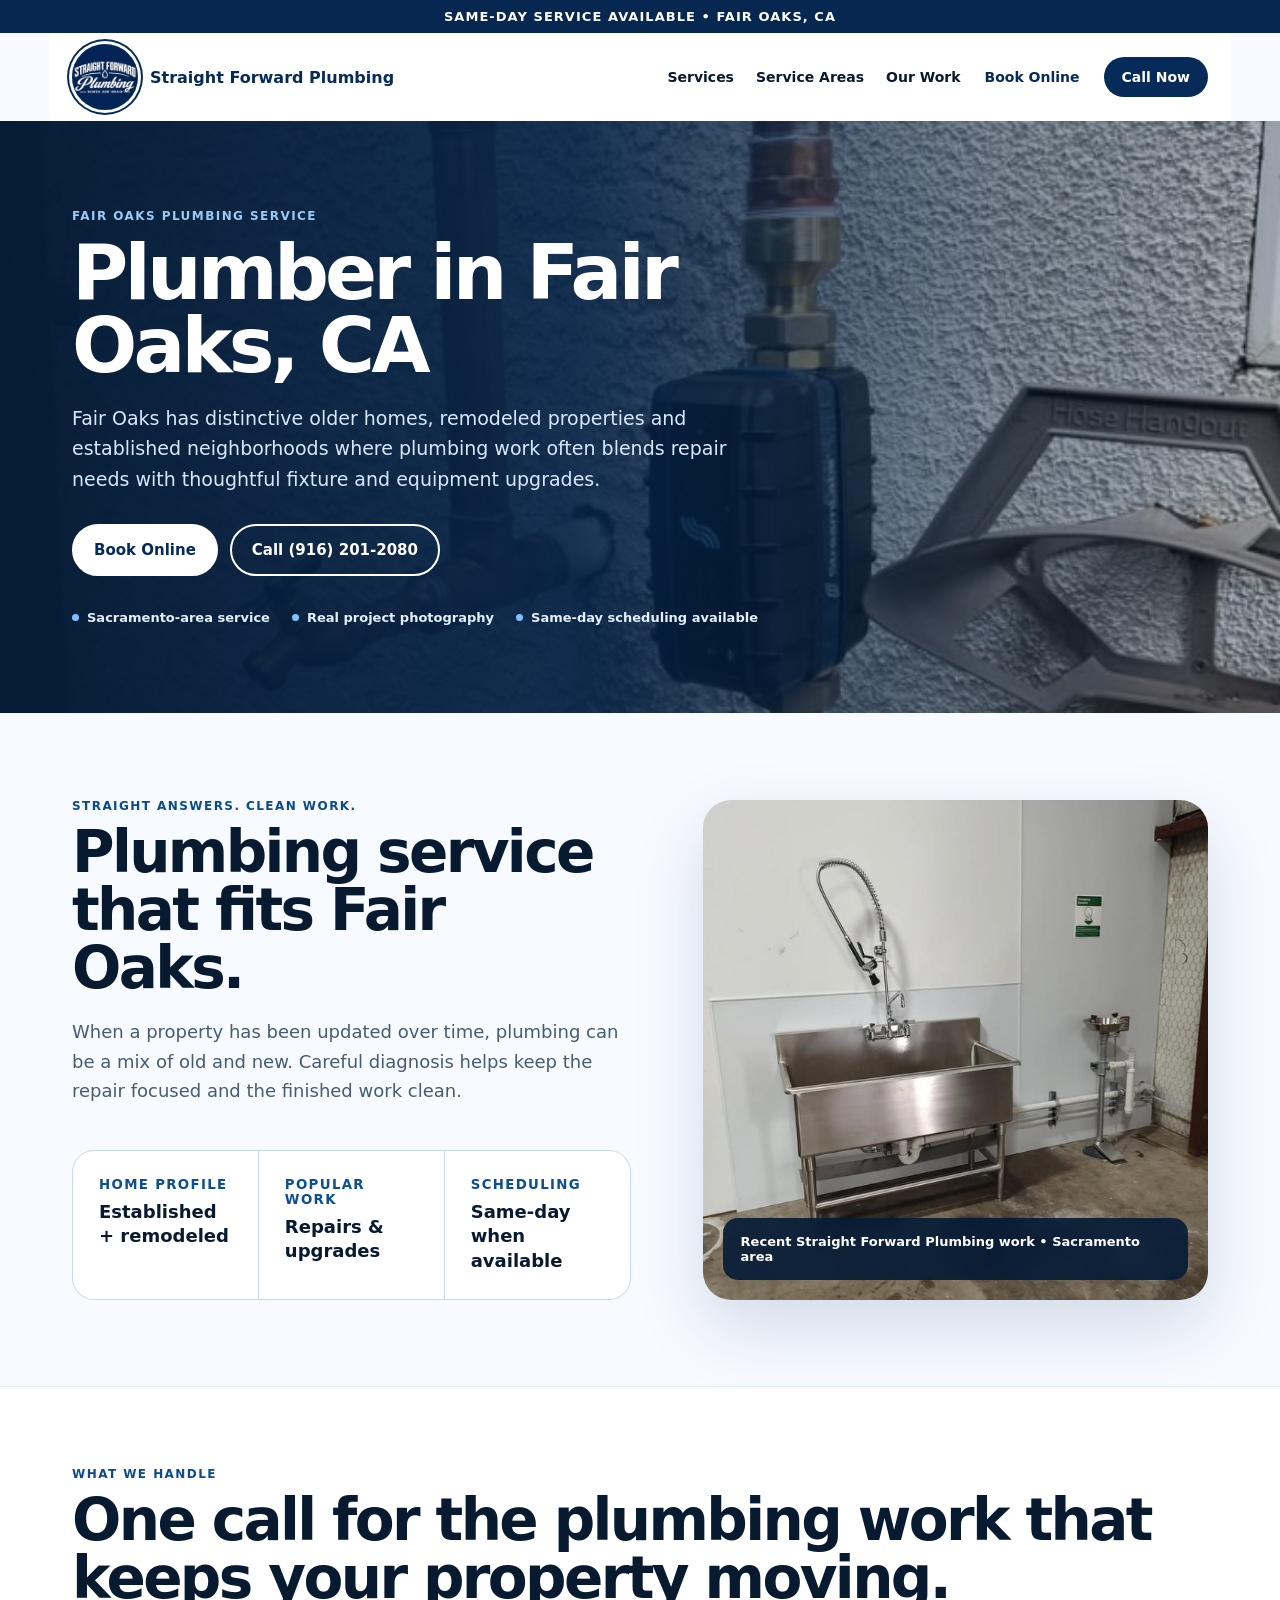
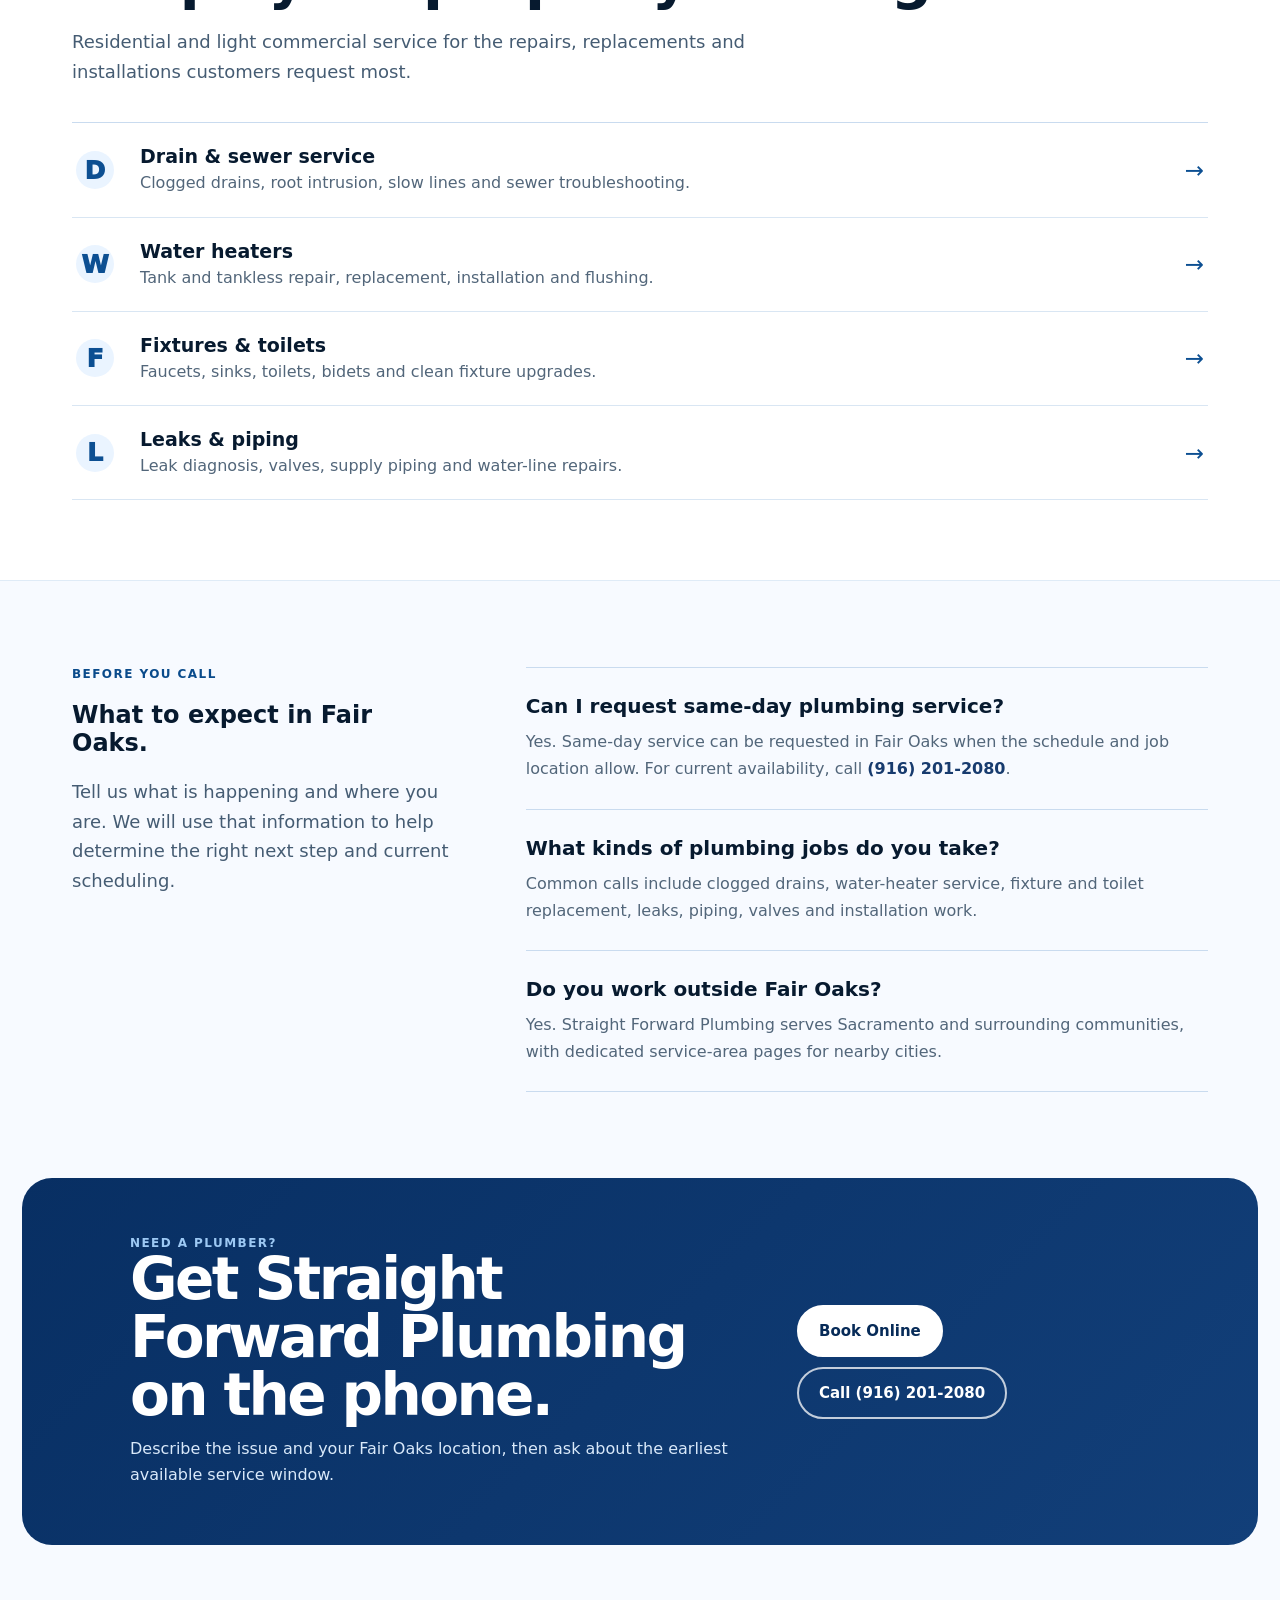
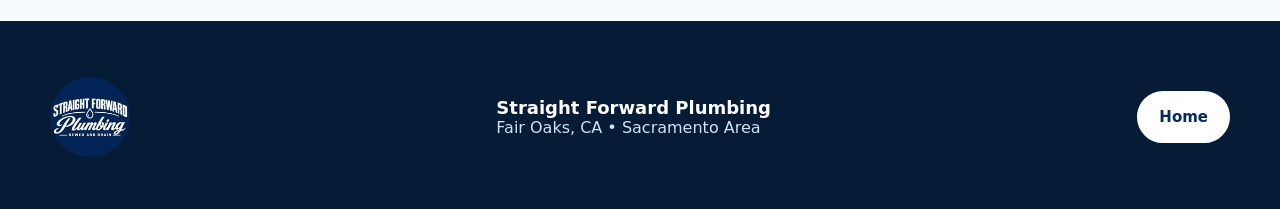
<file: fair-oaks.html>
<!doctype html><html lang="en"><head><meta charset="utf-8"><meta name="viewport" content="width=device-width,initial-scale=1"><meta name="format-detection" content="telephone=no"><title>Plumber in Fair Oaks, CA | Straight Forward Plumbing</title><meta name="description" content="Straight Forward Plumbing serves Fair Oaks, CA with drain, water heater, fixture, leak and piping service. Call (916) 201-2080 to ask about same-day availability."><link rel="stylesheet" href="styles.css"></head><body class="location-page"><div class="top">SAME-DAY SERVICE AVAILABLE • FAIR OAKS, CA</div><header class="nav"><a class="brand" href="index.html"><img src="assets/logo.jpg" alt="Straight Forward Plumbing logo"><span>Straight Forward Plumbing</span></a><button class="menu" aria-label="Open menu">☰</button><nav class="links"><a href="index.html#services">Services</a><a href="index.html#areas">Service Areas</a><a href="index.html#work">Our Work</a><button class="nav-book book-trigger" type="button">Book Online</button><a class="cta" href="tel:+19162012080">Call Now</a></nav></header><main>
<section class="pagehero"><div class="city-hero" style="background-image:url('assets/work-7.png')"><div class="city-hero-inner"><div class="kicker" style="color:#9dc9f4">Fair Oaks plumbing service</div><h1>Plumber in Fair Oaks, CA</h1><p>Fair Oaks has distinctive older homes, remodeled properties and established neighborhoods where plumbing work often blends repair needs with thoughtful fixture and equipment upgrades.</p><div class="actions"><button class="btn book-trigger" type="button">Book Online</button><a class="btn alt" href="tel:+19162012080">Call (916) 201-2080</a></div><div class="city-proof"><span>Sacramento-area service</span><span>Real project photography</span><span>Same-day scheduling available</span></div></div></div></section>
<section class="location-wrap"><div class="location-intro"><div><div class="kicker">Straight answers. Clean work.</div><h2>Plumbing service that fits Fair Oaks.</h2><p class="lead">When a property has been updated over time, plumbing can be a mix of old and new. Careful diagnosis helps keep the repair focused and the finished work clean.</p><div class="location-highlights"><div class="location-highlight"><small>Home profile</small><strong>Established + remodeled</strong></div><div class="location-highlight"><small>Popular work</small><strong>Repairs & upgrades</strong></div><div class="location-highlight"><small>Scheduling</small><strong>Same-day when available</strong></div></div></div><div class="city-photo"><img src="assets/work-9.png" alt="Straight Forward Plumbing project serving the Fair Oaks area"><div class="photo-caption">Recent Straight Forward Plumbing work • Sacramento area</div></div></div></section>
<section class="location-services"><div class="location-wrap"><div class="kicker">What we handle</div><h2>One call for the plumbing work that keeps your property moving.</h2><p class="lead">Residential and light commercial service for the repairs, replacements and installations customers request most.</p><div class="service-lines"><div class="service-line"><div class="service-icon">D</div><div><h3>Drain & sewer service</h3><p>Clogged drains, root intrusion, slow lines and sewer troubleshooting.</p></div><div class="arrow">→</div></div><div class="service-line"><div class="service-icon">W</div><div><h3>Water heaters</h3><p>Tank and tankless repair, replacement, installation and flushing.</p></div><div class="arrow">→</div></div><div class="service-line"><div class="service-icon">F</div><div><h3>Fixtures & toilets</h3><p>Faucets, sinks, toilets, bidets and clean fixture upgrades.</p></div><div class="arrow">→</div></div><div class="service-line"><div class="service-icon">L</div><div><h3>Leaks & piping</h3><p>Leak diagnosis, valves, supply piping and water-line repairs.</p></div><div class="arrow">→</div></div></div></div></section>
<section class="location-wrap"><div class="city-faq"><div class="faq-intro"><div class="kicker">Before you call</div><h2>What to expect in Fair Oaks.</h2><p class="lead">Tell us what is happening and where you are. We will use that information to help determine the right next step and current scheduling.</p></div><div class="faq-list"><div class="faq"><h3>Can I request same-day plumbing service?</h3><p>Yes. Same-day service can be requested in Fair Oaks when the schedule and job location allow. For current availability, call <span class="phone-text">(916) 201-2080</span>.</p></div><div class="faq"><h3>What kinds of plumbing jobs do you take?</h3><p>Common calls include clogged drains, water-heater service, fixture and toilet replacement, leaks, piping, valves and installation work.</p></div><div class="faq"><h3>Do you work outside Fair Oaks?</h3><p>Yes. Straight Forward Plumbing serves Sacramento and surrounding communities, with dedicated service-area pages for nearby cities.</p></div></div></div></section>
<section class="city-cta"><div class="city-cta-inner"><div><div class="kicker" style="color:#9dc9f4">Need a plumber?</div><h2>Get Straight Forward Plumbing on the phone.</h2><p>Describe the issue and your Fair Oaks location, then ask about the earliest available service window.</p></div><div class="cta-pair"><button class="btn book-trigger" type="button">Book Online</button><a class="btn alt" href="tel:+19162012080">Call (916) 201-2080</a></div></div></section></main>
<footer class="footer"><div class="footerin"><img src="assets/logo.jpg" alt="Straight Forward Plumbing"><div><strong>Straight Forward Plumbing</strong><br>Fair Oaks, CA • Sacramento Area</div><a class="btn" href="index.html">Home</a></div></footer><div class="mobile-dock"><a class="mobile-call" href="tel:+19162012080">Call Now</a><button class="mobile-book book-trigger" type="button">Book Online</button></div><div class="booking-modal" id="bookingModal" aria-hidden="true"><div class="booking-backdrop" data-close-booking></div><div class="booking-panel" role="dialog" aria-modal="true" aria-labelledby="bookingTitle"><button class="booking-close" type="button" data-close-booking aria-label="Close booking form">×</button><div class="booking-kicker">REQUEST AN APPOINTMENT</div><h2 id="bookingTitle">Tell us what you need.</h2><p class="booking-intro">Send the details below and your appointment request will be prepared as a text to Straight Forward Plumbing. Same-day requests are welcome when availability allows.</p><form id="bookingForm"><div class="form-grid"><label><span>Name</span><input name="name" autocomplete="name" required placeholder="Your name"></label><label><span>Phone</span><input name="phone" autocomplete="tel" inputmode="tel" required placeholder="Best number to reach you"></label><label><span>Service needed</span><select name="service" required><option value="">Choose a service</option><option>Drain / sewer</option><option>Water heater</option><option>Leak / pipe repair</option><option>Fixture / toilet</option><option>Commercial plumbing</option><option>Installation / other</option></select></label><label><span>Preferred day</span><input name="date" type="date"></label><label class="form-wide"><span>Service address / area</span><input name="location" autocomplete="street-address" required placeholder="Address or neighborhood"></label><label class="form-wide"><span>What’s going on?</span><textarea name="details" rows="4" required placeholder="Briefly describe the plumbing issue"></textarea></label></div><button class="booking-submit" type="submit">Send Appointment Request</button><p class="booking-note">Submitting opens your Messages app with the request pre-filled to (916) 201-2080. Nothing is sent until you press Send.</p></form></div></div><script src="script.js"></script></body></html>
</file>
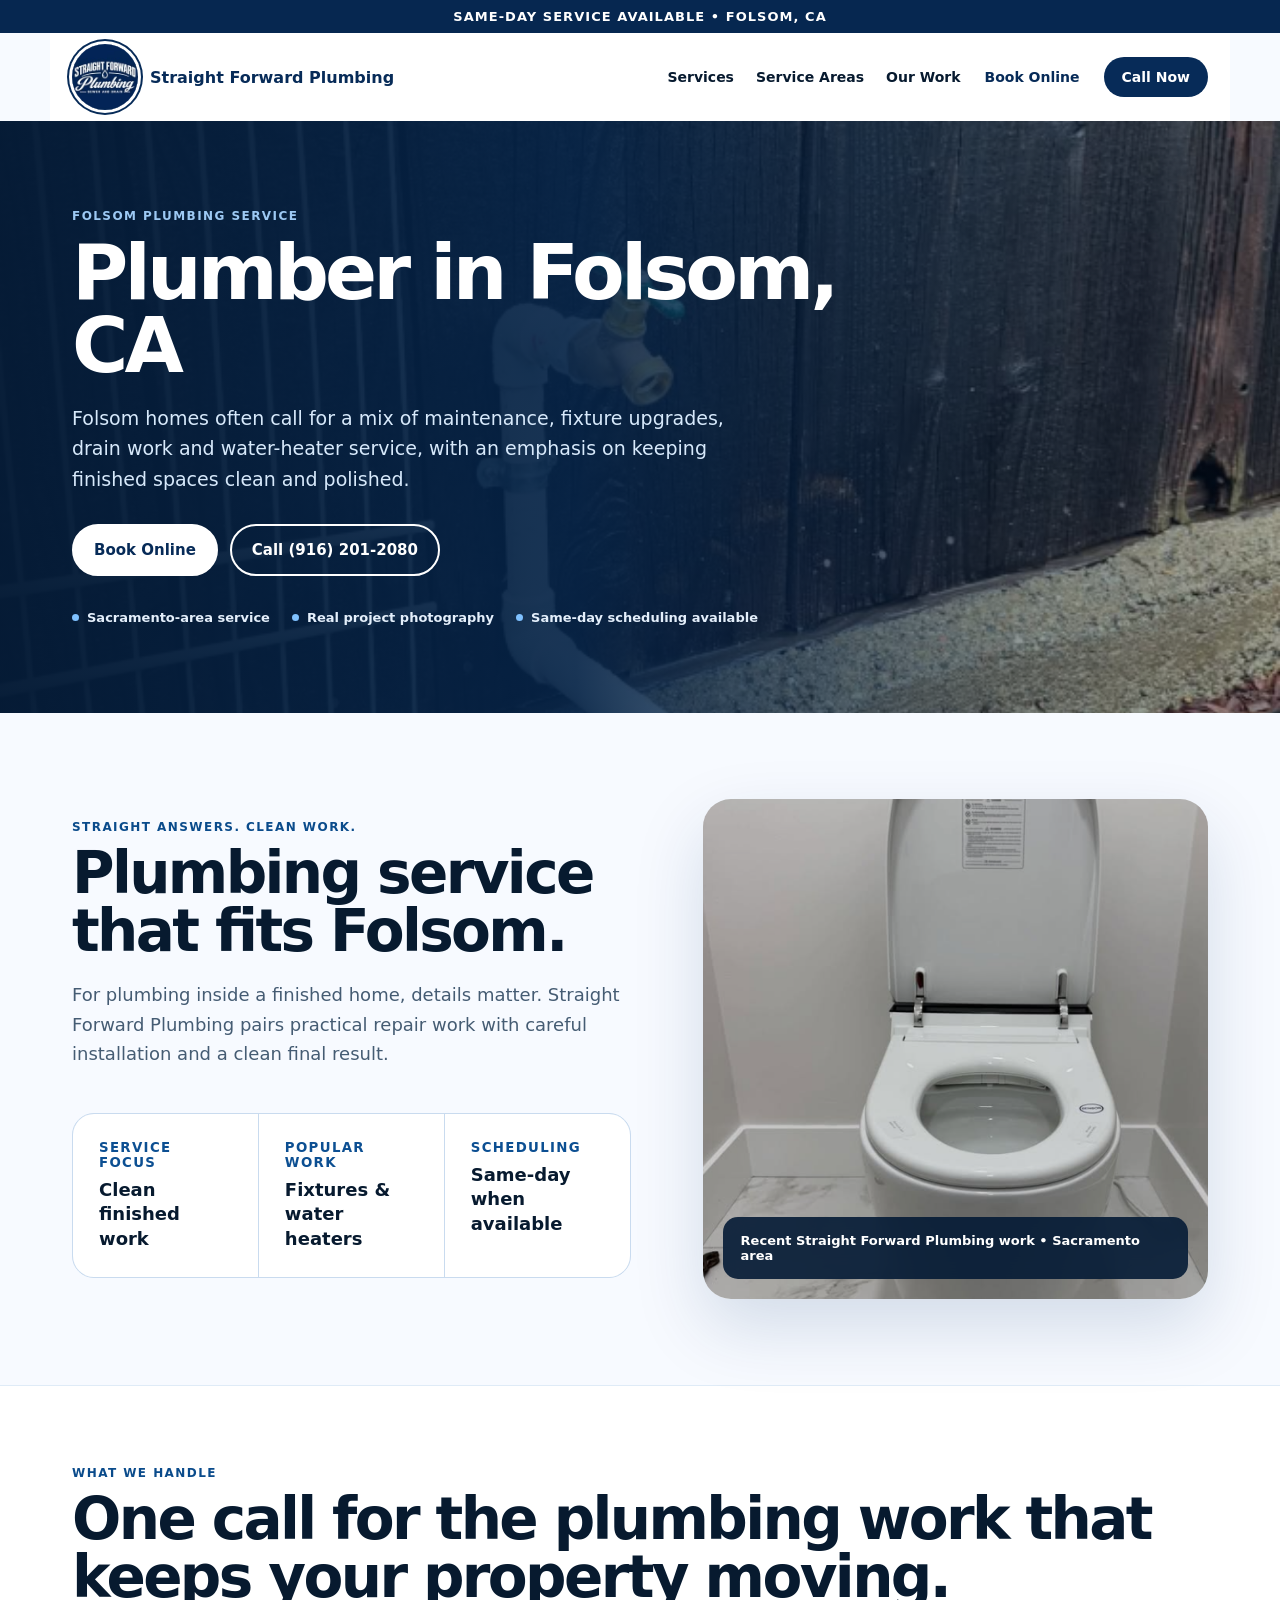
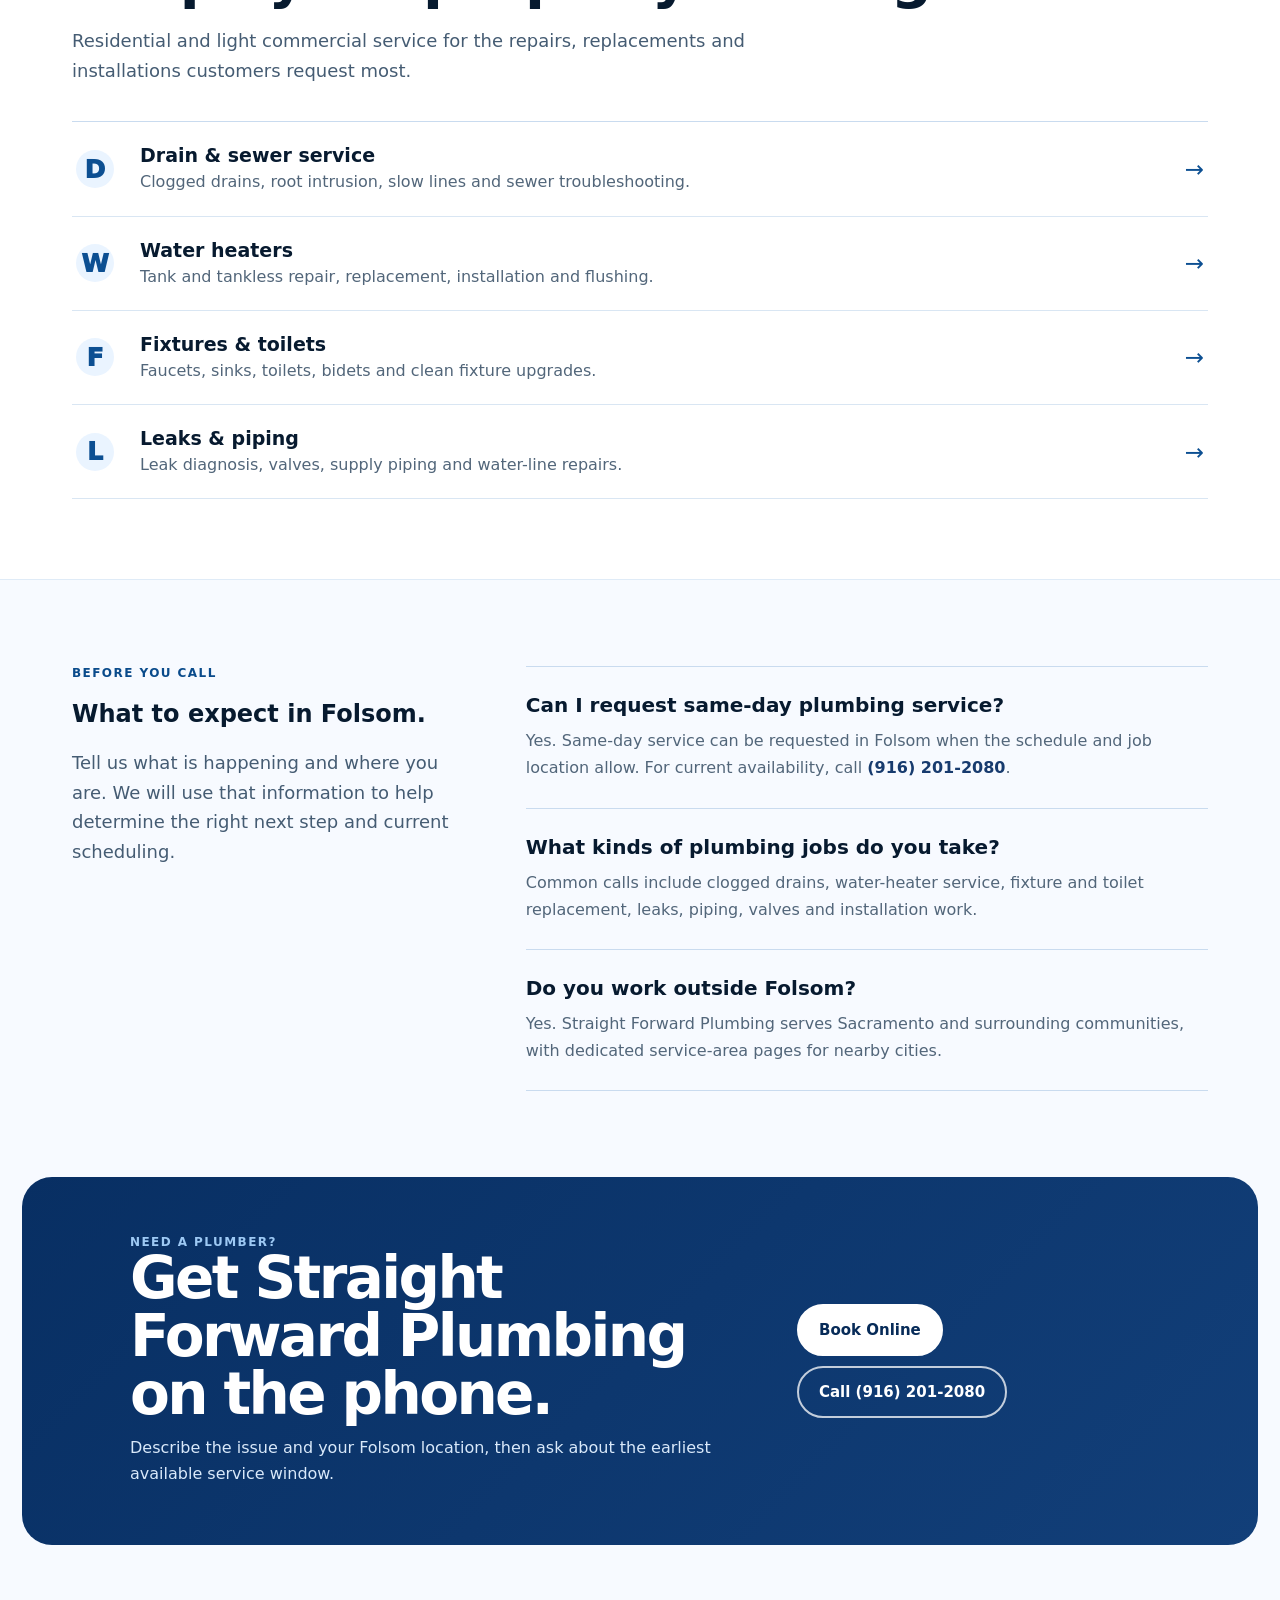
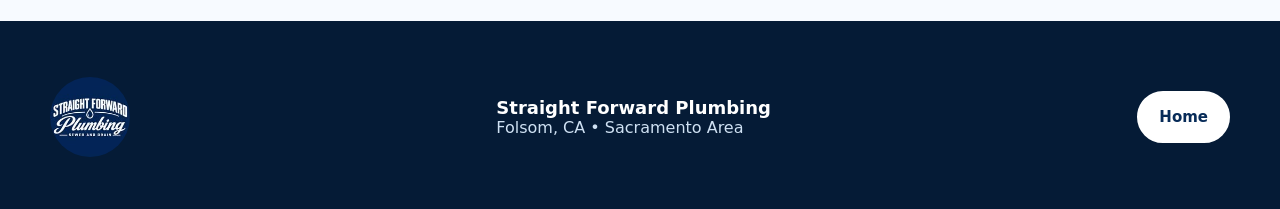
<file: folsom.html>
<!doctype html><html lang="en"><head><meta charset="utf-8"><meta name="viewport" content="width=device-width,initial-scale=1"><meta name="format-detection" content="telephone=no"><title>Plumber in Folsom, CA | Straight Forward Plumbing</title><meta name="description" content="Straight Forward Plumbing serves Folsom, CA with drain, water heater, fixture, leak and piping service. Call (916) 201-2080 to ask about same-day availability."><link rel="stylesheet" href="styles.css"></head><body class="location-page"><div class="top">SAME-DAY SERVICE AVAILABLE • FOLSOM, CA</div><header class="nav"><a class="brand" href="index.html"><img src="assets/logo.jpg" alt="Straight Forward Plumbing logo"><span>Straight Forward Plumbing</span></a><button class="menu" aria-label="Open menu">☰</button><nav class="links"><a href="index.html#services">Services</a><a href="index.html#areas">Service Areas</a><a href="index.html#work">Our Work</a><button class="nav-book book-trigger" type="button">Book Online</button><a class="cta" href="tel:+19162012080">Call Now</a></nav></header><main>
<section class="pagehero"><div class="city-hero" style="background-image:url('assets/work-8.png')"><div class="city-hero-inner"><div class="kicker" style="color:#9dc9f4">Folsom plumbing service</div><h1>Plumber in Folsom, CA</h1><p>Folsom homes often call for a mix of maintenance, fixture upgrades, drain work and water-heater service, with an emphasis on keeping finished spaces clean and polished.</p><div class="actions"><button class="btn book-trigger" type="button">Book Online</button><a class="btn alt" href="tel:+19162012080">Call (916) 201-2080</a></div><div class="city-proof"><span>Sacramento-area service</span><span>Real project photography</span><span>Same-day scheduling available</span></div></div></div></section>
<section class="location-wrap"><div class="location-intro"><div><div class="kicker">Straight answers. Clean work.</div><h2>Plumbing service that fits Folsom.</h2><p class="lead">For plumbing inside a finished home, details matter. Straight Forward Plumbing pairs practical repair work with careful installation and a clean final result.</p><div class="location-highlights"><div class="location-highlight"><small>Service focus</small><strong>Clean finished work</strong></div><div class="location-highlight"><small>Popular work</small><strong>Fixtures & water heaters</strong></div><div class="location-highlight"><small>Scheduling</small><strong>Same-day when available</strong></div></div></div><div class="city-photo"><img src="assets/work-3.png" alt="Straight Forward Plumbing project serving the Folsom area"><div class="photo-caption">Recent Straight Forward Plumbing work • Sacramento area</div></div></div></section>
<section class="location-services"><div class="location-wrap"><div class="kicker">What we handle</div><h2>One call for the plumbing work that keeps your property moving.</h2><p class="lead">Residential and light commercial service for the repairs, replacements and installations customers request most.</p><div class="service-lines"><div class="service-line"><div class="service-icon">D</div><div><h3>Drain & sewer service</h3><p>Clogged drains, root intrusion, slow lines and sewer troubleshooting.</p></div><div class="arrow">→</div></div><div class="service-line"><div class="service-icon">W</div><div><h3>Water heaters</h3><p>Tank and tankless repair, replacement, installation and flushing.</p></div><div class="arrow">→</div></div><div class="service-line"><div class="service-icon">F</div><div><h3>Fixtures & toilets</h3><p>Faucets, sinks, toilets, bidets and clean fixture upgrades.</p></div><div class="arrow">→</div></div><div class="service-line"><div class="service-icon">L</div><div><h3>Leaks & piping</h3><p>Leak diagnosis, valves, supply piping and water-line repairs.</p></div><div class="arrow">→</div></div></div></div></section>
<section class="location-wrap"><div class="city-faq"><div class="faq-intro"><div class="kicker">Before you call</div><h2>What to expect in Folsom.</h2><p class="lead">Tell us what is happening and where you are. We will use that information to help determine the right next step and current scheduling.</p></div><div class="faq-list"><div class="faq"><h3>Can I request same-day plumbing service?</h3><p>Yes. Same-day service can be requested in Folsom when the schedule and job location allow. For current availability, call <span class="phone-text">(916) 201-2080</span>.</p></div><div class="faq"><h3>What kinds of plumbing jobs do you take?</h3><p>Common calls include clogged drains, water-heater service, fixture and toilet replacement, leaks, piping, valves and installation work.</p></div><div class="faq"><h3>Do you work outside Folsom?</h3><p>Yes. Straight Forward Plumbing serves Sacramento and surrounding communities, with dedicated service-area pages for nearby cities.</p></div></div></div></section>
<section class="city-cta"><div class="city-cta-inner"><div><div class="kicker" style="color:#9dc9f4">Need a plumber?</div><h2>Get Straight Forward Plumbing on the phone.</h2><p>Describe the issue and your Folsom location, then ask about the earliest available service window.</p></div><div class="cta-pair"><button class="btn book-trigger" type="button">Book Online</button><a class="btn alt" href="tel:+19162012080">Call (916) 201-2080</a></div></div></section></main>
<footer class="footer"><div class="footerin"><img src="assets/logo.jpg" alt="Straight Forward Plumbing"><div><strong>Straight Forward Plumbing</strong><br>Folsom, CA • Sacramento Area</div><a class="btn" href="index.html">Home</a></div></footer><div class="mobile-dock"><a class="mobile-call" href="tel:+19162012080">Call Now</a><button class="mobile-book book-trigger" type="button">Book Online</button></div><div class="booking-modal" id="bookingModal" aria-hidden="true"><div class="booking-backdrop" data-close-booking></div><div class="booking-panel" role="dialog" aria-modal="true" aria-labelledby="bookingTitle"><button class="booking-close" type="button" data-close-booking aria-label="Close booking form">×</button><div class="booking-kicker">REQUEST AN APPOINTMENT</div><h2 id="bookingTitle">Tell us what you need.</h2><p class="booking-intro">Send the details below and your appointment request will be prepared as a text to Straight Forward Plumbing. Same-day requests are welcome when availability allows.</p><form id="bookingForm"><div class="form-grid"><label><span>Name</span><input name="name" autocomplete="name" required placeholder="Your name"></label><label><span>Phone</span><input name="phone" autocomplete="tel" inputmode="tel" required placeholder="Best number to reach you"></label><label><span>Service needed</span><select name="service" required><option value="">Choose a service</option><option>Drain / sewer</option><option>Water heater</option><option>Leak / pipe repair</option><option>Fixture / toilet</option><option>Commercial plumbing</option><option>Installation / other</option></select></label><label><span>Preferred day</span><input name="date" type="date"></label><label class="form-wide"><span>Service address / area</span><input name="location" autocomplete="street-address" required placeholder="Address or neighborhood"></label><label class="form-wide"><span>What’s going on?</span><textarea name="details" rows="4" required placeholder="Briefly describe the plumbing issue"></textarea></label></div><button class="booking-submit" type="submit">Send Appointment Request</button><p class="booking-note">Submitting opens your Messages app with the request pre-filled to (916) 201-2080. Nothing is sent until you press Send.</p></form></div></div><script src="script.js"></script></body></html>
</file>
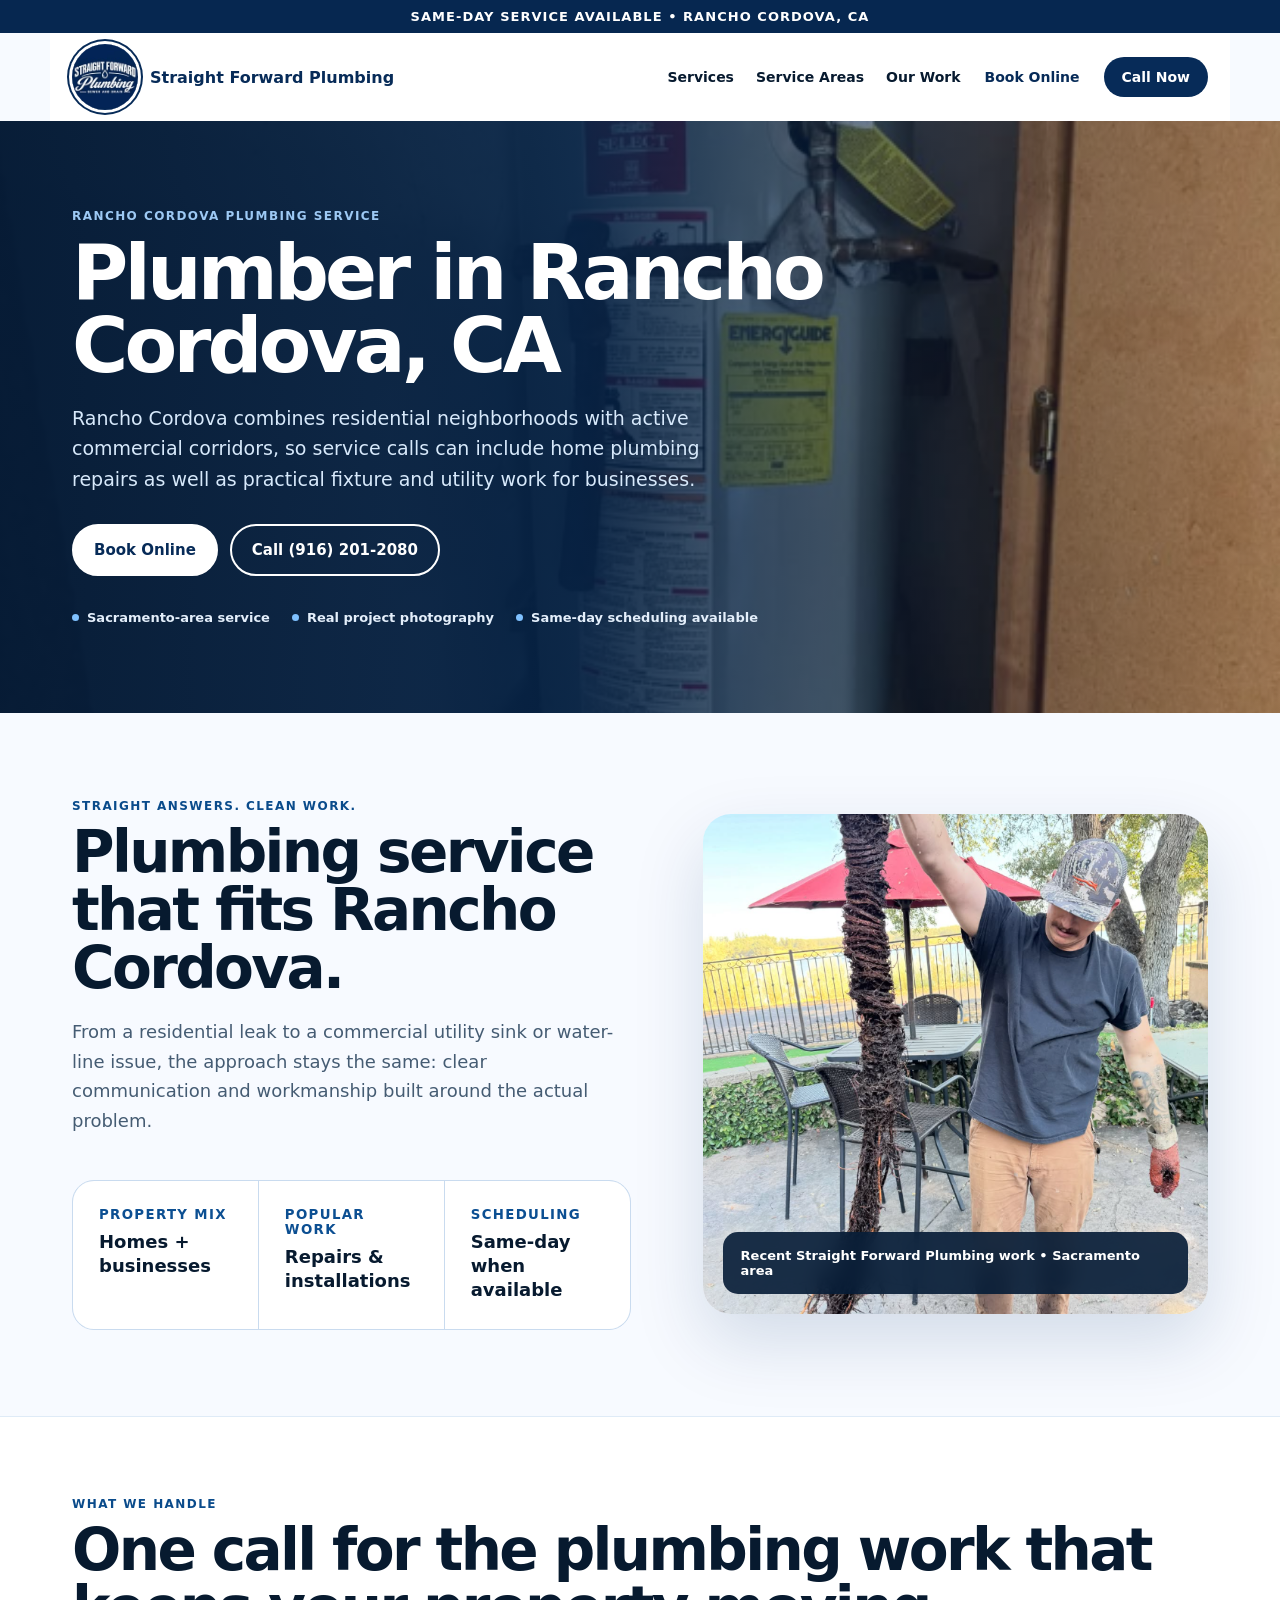
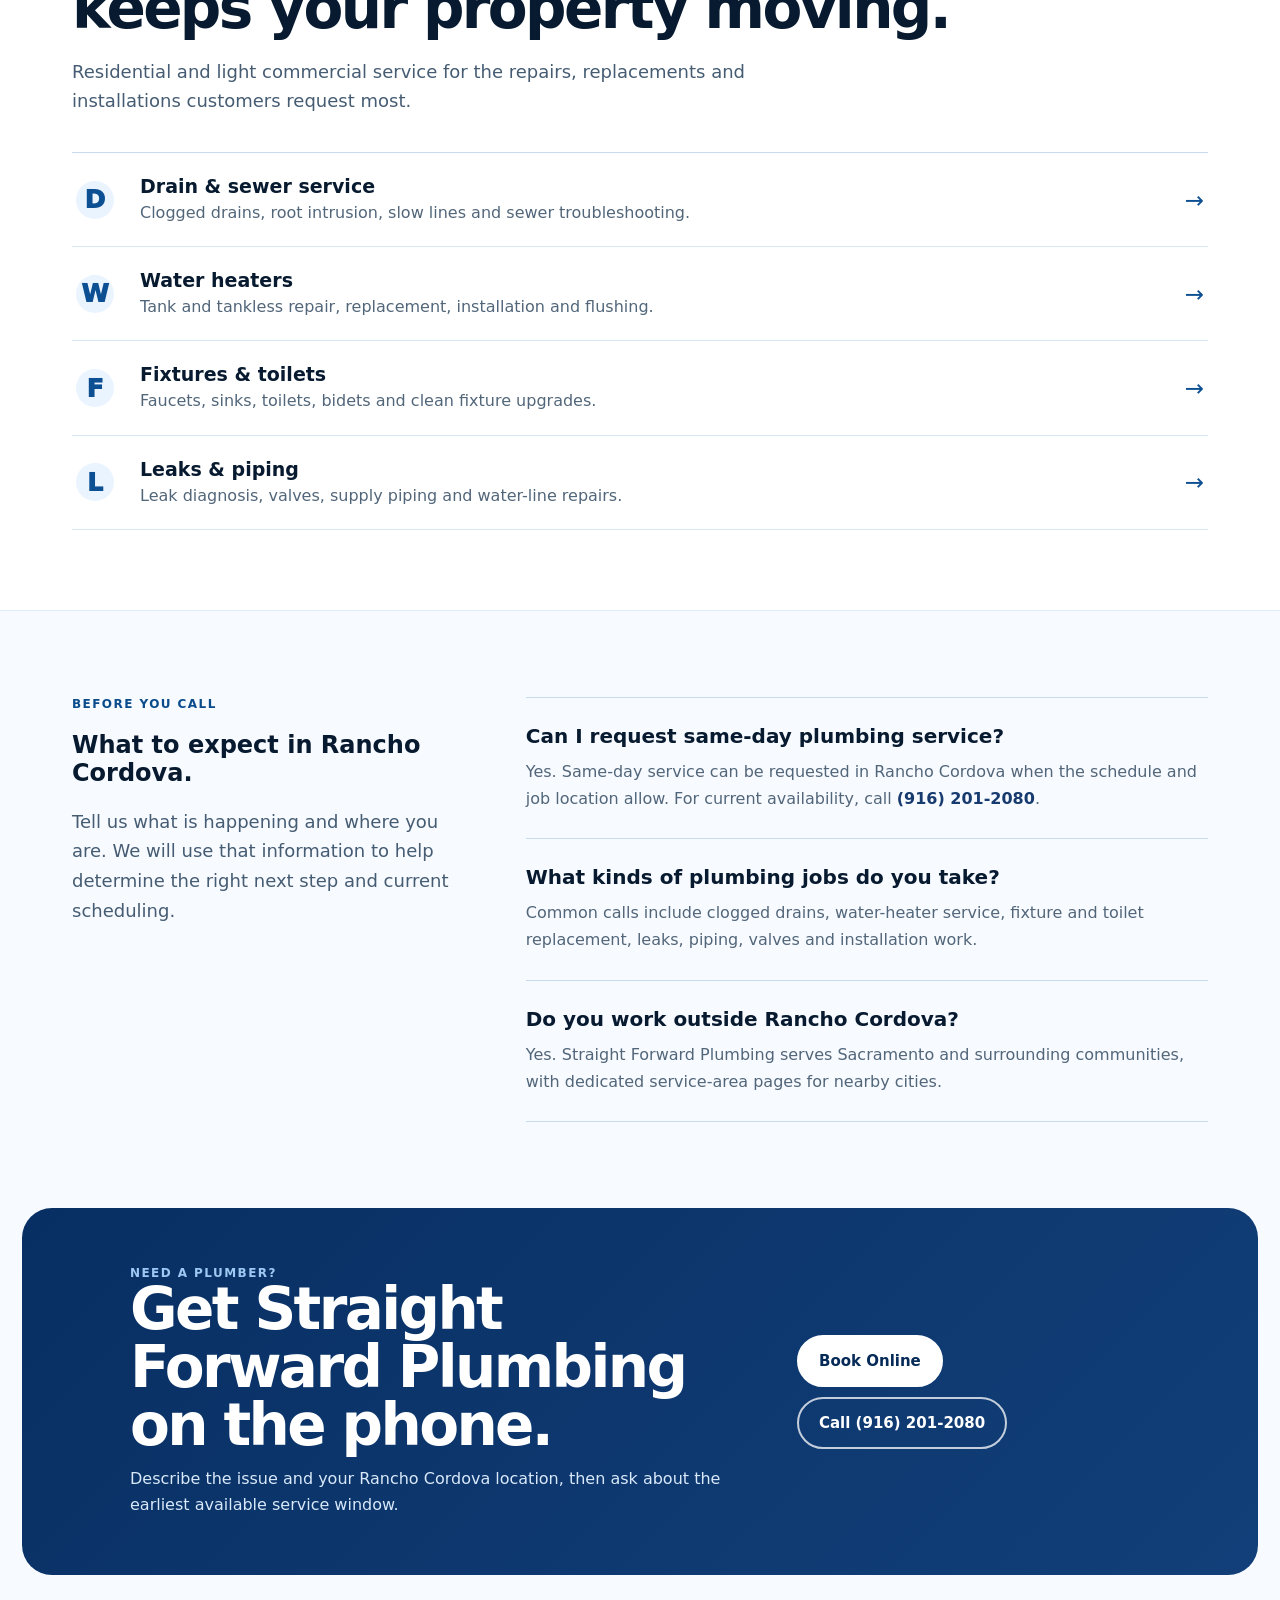
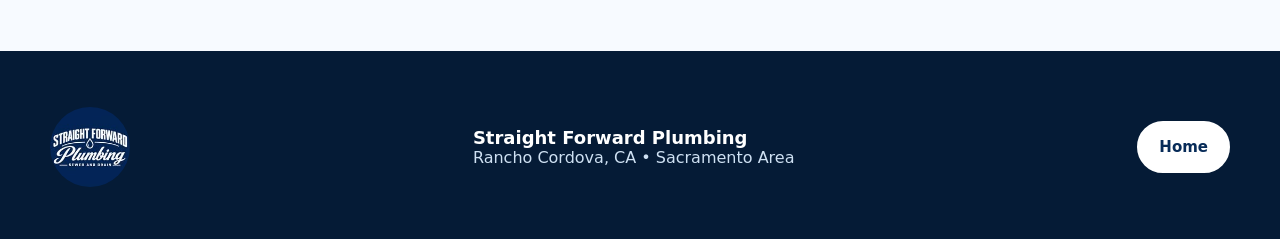
<file: rancho-cordova.html>
<!doctype html><html lang="en"><head><meta charset="utf-8"><meta name="viewport" content="width=device-width,initial-scale=1"><meta name="format-detection" content="telephone=no"><title>Plumber in Rancho Cordova, CA | Straight Forward Plumbing</title><meta name="description" content="Straight Forward Plumbing serves Rancho Cordova, CA with drain, water heater, fixture, leak and piping service. Call (916) 201-2080 to ask about same-day availability."><link rel="stylesheet" href="styles.css"></head><body class="location-page"><div class="top">SAME-DAY SERVICE AVAILABLE • RANCHO CORDOVA, CA</div><header class="nav"><a class="brand" href="index.html"><img src="assets/logo.jpg" alt="Straight Forward Plumbing logo"><span>Straight Forward Plumbing</span></a><button class="menu" aria-label="Open menu">☰</button><nav class="links"><a href="index.html#services">Services</a><a href="index.html#areas">Service Areas</a><a href="index.html#work">Our Work</a><button class="nav-book book-trigger" type="button">Book Online</button><a class="cta" href="tel:+19162012080">Call Now</a></nav></header><main>
<section class="pagehero"><div class="city-hero" style="background-image:url('assets/work-5.png')"><div class="city-hero-inner"><div class="kicker" style="color:#9dc9f4">Rancho Cordova plumbing service</div><h1>Plumber in Rancho Cordova, CA</h1><p>Rancho Cordova combines residential neighborhoods with active commercial corridors, so service calls can include home plumbing repairs as well as practical fixture and utility work for businesses.</p><div class="actions"><button class="btn book-trigger" type="button">Book Online</button><a class="btn alt" href="tel:+19162012080">Call (916) 201-2080</a></div><div class="city-proof"><span>Sacramento-area service</span><span>Real project photography</span><span>Same-day scheduling available</span></div></div></div></section>
<section class="location-wrap"><div class="location-intro"><div><div class="kicker">Straight answers. Clean work.</div><h2>Plumbing service that fits Rancho Cordova.</h2><p class="lead">From a residential leak to a commercial utility sink or water-line issue, the approach stays the same: clear communication and workmanship built around the actual problem.</p><div class="location-highlights"><div class="location-highlight"><small>Property mix</small><strong>Homes + businesses</strong></div><div class="location-highlight"><small>Popular work</small><strong>Repairs & installations</strong></div><div class="location-highlight"><small>Scheduling</small><strong>Same-day when available</strong></div></div></div><div class="city-photo"><img src="assets/work-10.png" alt="Straight Forward Plumbing project serving the Rancho Cordova area"><div class="photo-caption">Recent Straight Forward Plumbing work • Sacramento area</div></div></div></section>
<section class="location-services"><div class="location-wrap"><div class="kicker">What we handle</div><h2>One call for the plumbing work that keeps your property moving.</h2><p class="lead">Residential and light commercial service for the repairs, replacements and installations customers request most.</p><div class="service-lines"><div class="service-line"><div class="service-icon">D</div><div><h3>Drain & sewer service</h3><p>Clogged drains, root intrusion, slow lines and sewer troubleshooting.</p></div><div class="arrow">→</div></div><div class="service-line"><div class="service-icon">W</div><div><h3>Water heaters</h3><p>Tank and tankless repair, replacement, installation and flushing.</p></div><div class="arrow">→</div></div><div class="service-line"><div class="service-icon">F</div><div><h3>Fixtures & toilets</h3><p>Faucets, sinks, toilets, bidets and clean fixture upgrades.</p></div><div class="arrow">→</div></div><div class="service-line"><div class="service-icon">L</div><div><h3>Leaks & piping</h3><p>Leak diagnosis, valves, supply piping and water-line repairs.</p></div><div class="arrow">→</div></div></div></div></section>
<section class="location-wrap"><div class="city-faq"><div class="faq-intro"><div class="kicker">Before you call</div><h2>What to expect in Rancho Cordova.</h2><p class="lead">Tell us what is happening and where you are. We will use that information to help determine the right next step and current scheduling.</p></div><div class="faq-list"><div class="faq"><h3>Can I request same-day plumbing service?</h3><p>Yes. Same-day service can be requested in Rancho Cordova when the schedule and job location allow. For current availability, call <span class="phone-text">(916) 201-2080</span>.</p></div><div class="faq"><h3>What kinds of plumbing jobs do you take?</h3><p>Common calls include clogged drains, water-heater service, fixture and toilet replacement, leaks, piping, valves and installation work.</p></div><div class="faq"><h3>Do you work outside Rancho Cordova?</h3><p>Yes. Straight Forward Plumbing serves Sacramento and surrounding communities, with dedicated service-area pages for nearby cities.</p></div></div></div></section>
<section class="city-cta"><div class="city-cta-inner"><div><div class="kicker" style="color:#9dc9f4">Need a plumber?</div><h2>Get Straight Forward Plumbing on the phone.</h2><p>Describe the issue and your Rancho Cordova location, then ask about the earliest available service window.</p></div><div class="cta-pair"><button class="btn book-trigger" type="button">Book Online</button><a class="btn alt" href="tel:+19162012080">Call (916) 201-2080</a></div></div></section></main>
<footer class="footer"><div class="footerin"><img src="assets/logo.jpg" alt="Straight Forward Plumbing"><div><strong>Straight Forward Plumbing</strong><br>Rancho Cordova, CA • Sacramento Area</div><a class="btn" href="index.html">Home</a></div></footer><div class="mobile-dock"><a class="mobile-call" href="tel:+19162012080">Call Now</a><button class="mobile-book book-trigger" type="button">Book Online</button></div><div class="booking-modal" id="bookingModal" aria-hidden="true"><div class="booking-backdrop" data-close-booking></div><div class="booking-panel" role="dialog" aria-modal="true" aria-labelledby="bookingTitle"><button class="booking-close" type="button" data-close-booking aria-label="Close booking form">×</button><div class="booking-kicker">REQUEST AN APPOINTMENT</div><h2 id="bookingTitle">Tell us what you need.</h2><p class="booking-intro">Send the details below and your appointment request will be prepared as a text to Straight Forward Plumbing. Same-day requests are welcome when availability allows.</p><form id="bookingForm"><div class="form-grid"><label><span>Name</span><input name="name" autocomplete="name" required placeholder="Your name"></label><label><span>Phone</span><input name="phone" autocomplete="tel" inputmode="tel" required placeholder="Best number to reach you"></label><label><span>Service needed</span><select name="service" required><option value="">Choose a service</option><option>Drain / sewer</option><option>Water heater</option><option>Leak / pipe repair</option><option>Fixture / toilet</option><option>Commercial plumbing</option><option>Installation / other</option></select></label><label><span>Preferred day</span><input name="date" type="date"></label><label class="form-wide"><span>Service address / area</span><input name="location" autocomplete="street-address" required placeholder="Address or neighborhood"></label><label class="form-wide"><span>What’s going on?</span><textarea name="details" rows="4" required placeholder="Briefly describe the plumbing issue"></textarea></label></div><button class="booking-submit" type="submit">Send Appointment Request</button><p class="booking-note">Submitting opens your Messages app with the request pre-filled to (916) 201-2080. Nothing is sent until you press Send.</p></form></div></div><script src="script.js"></script></body></html>
</file>
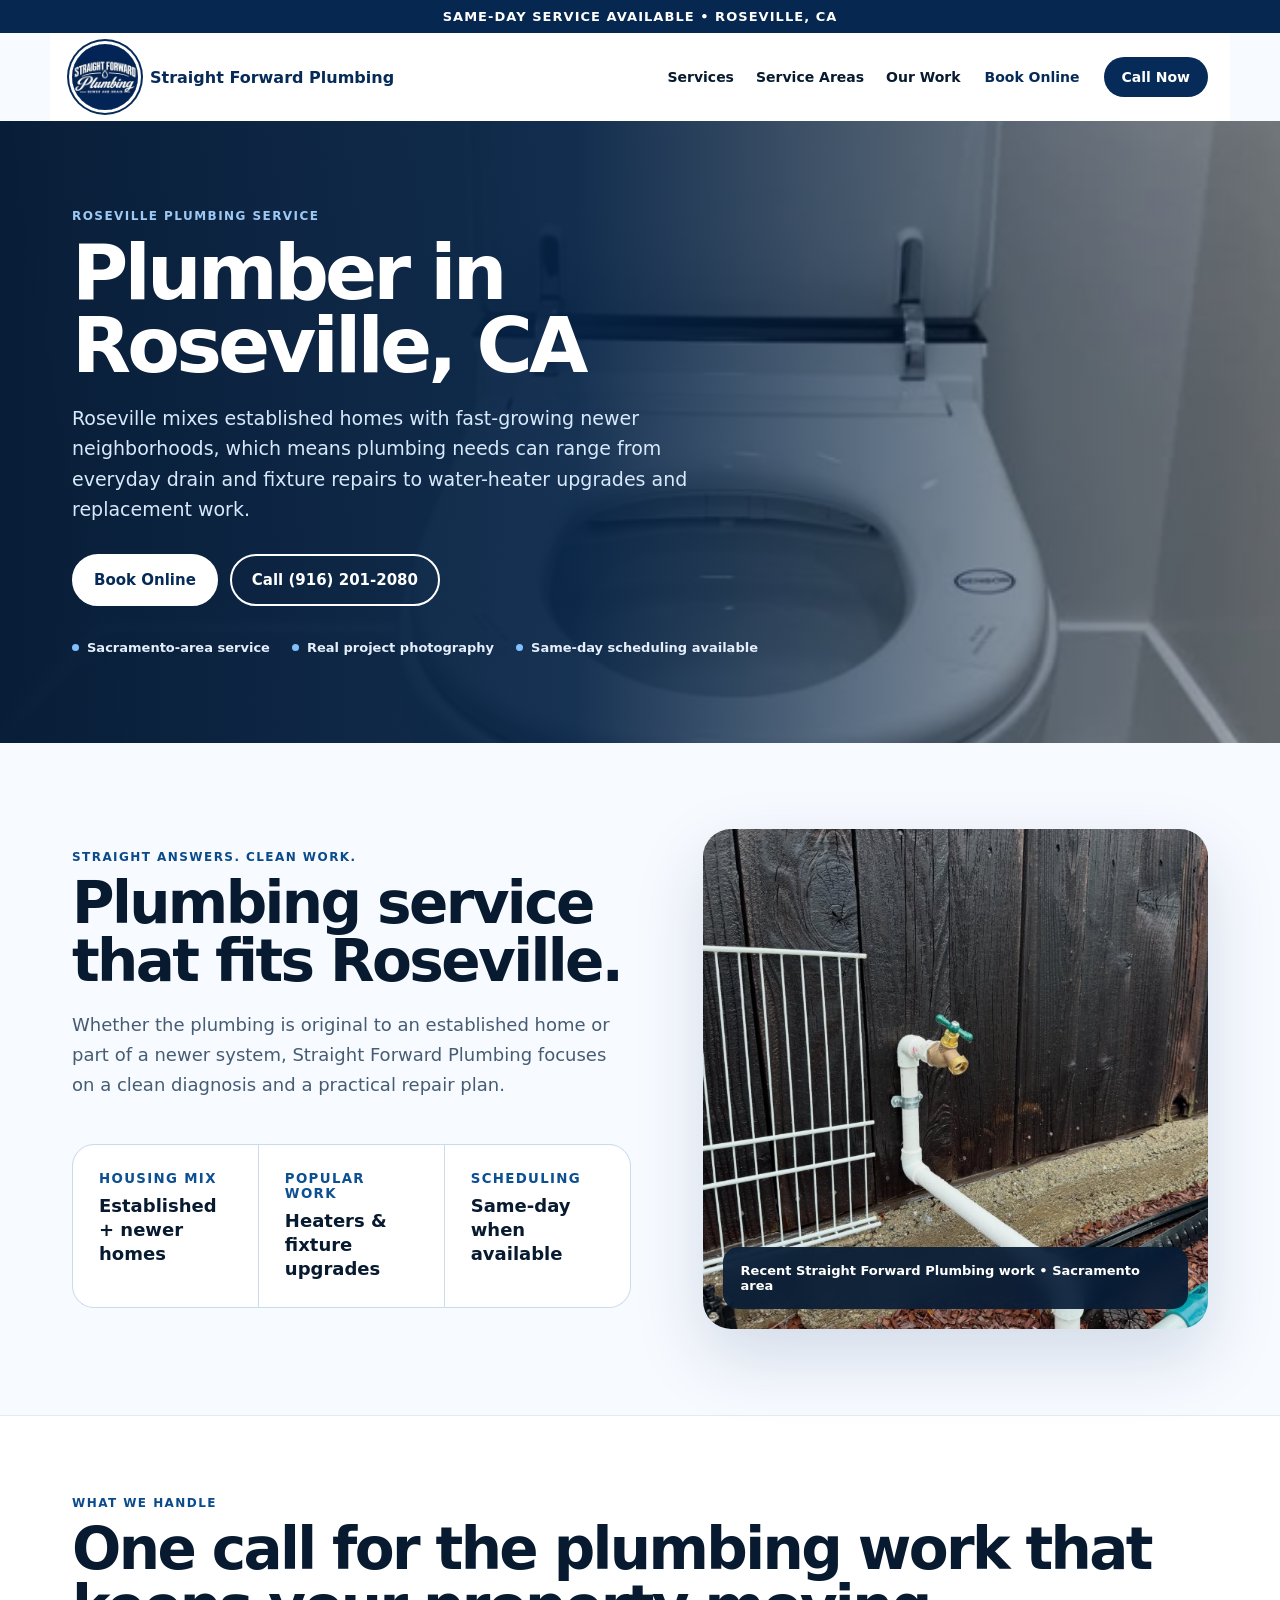
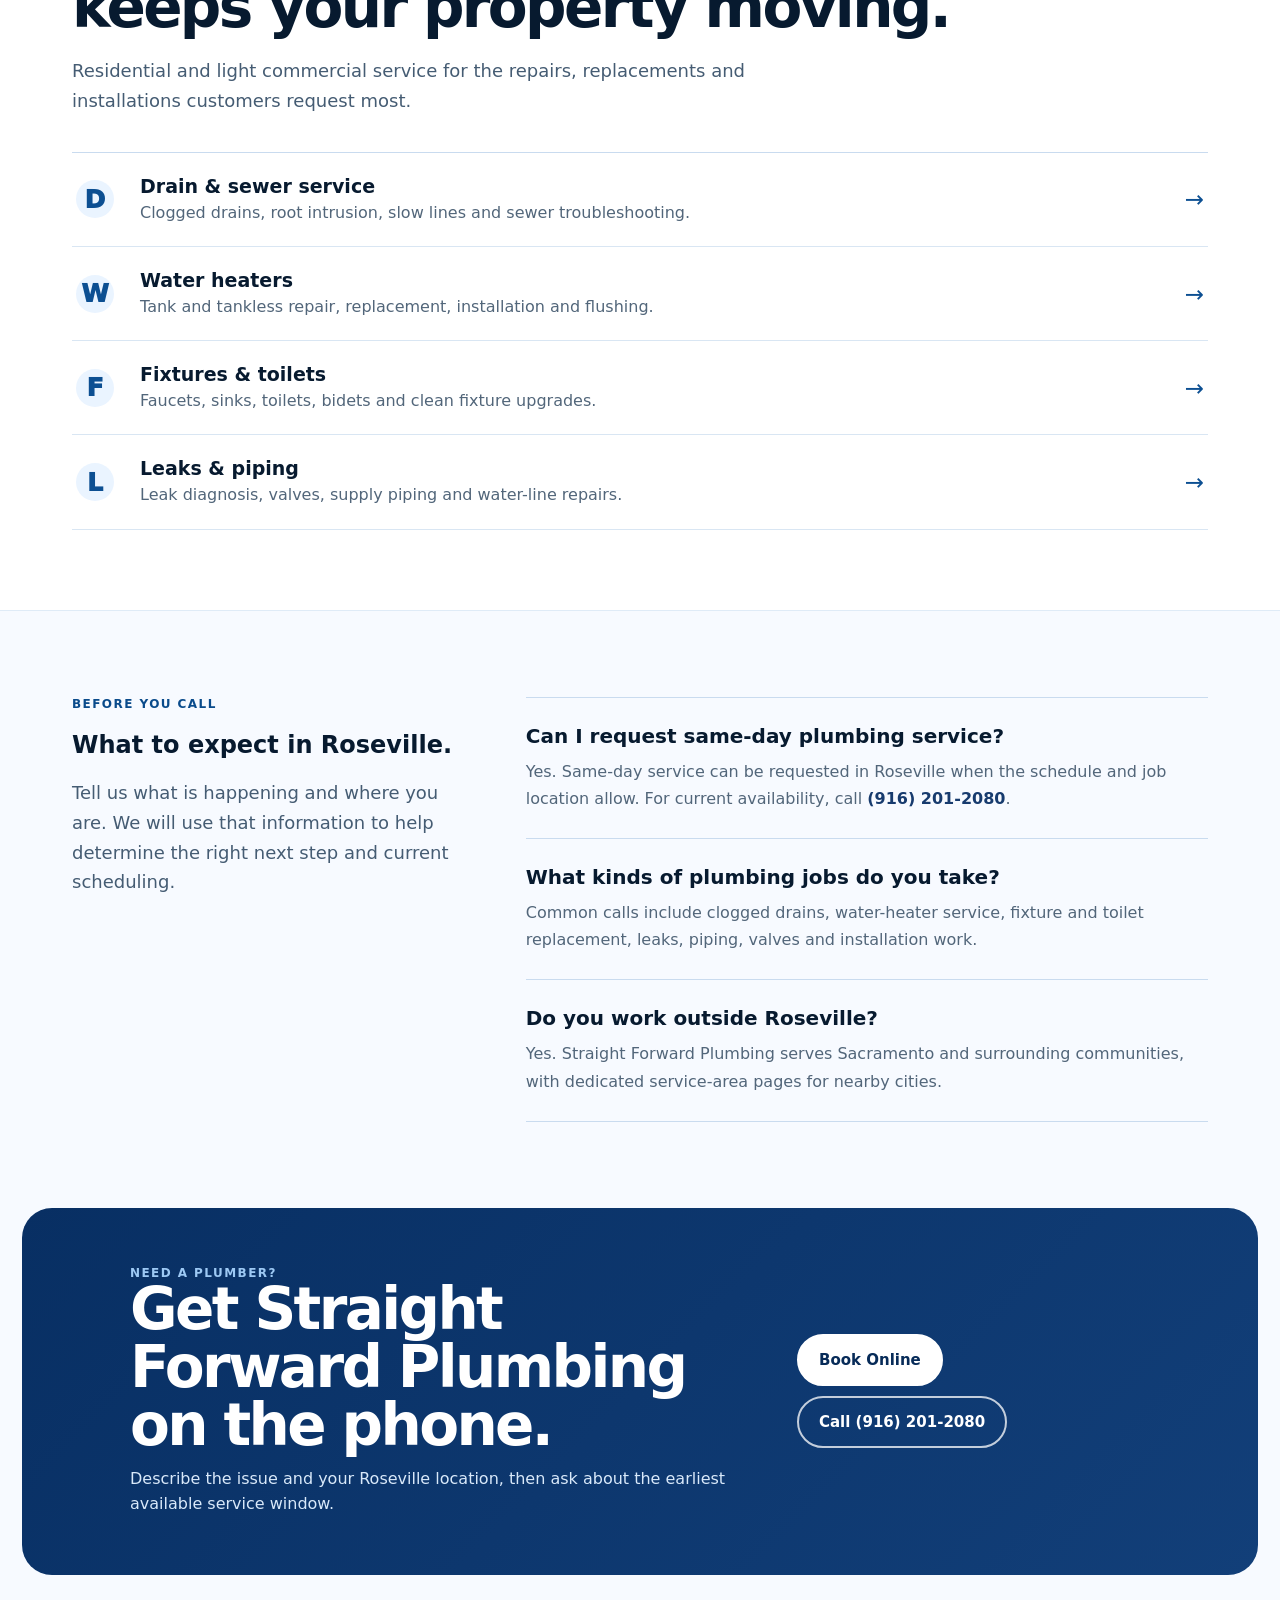
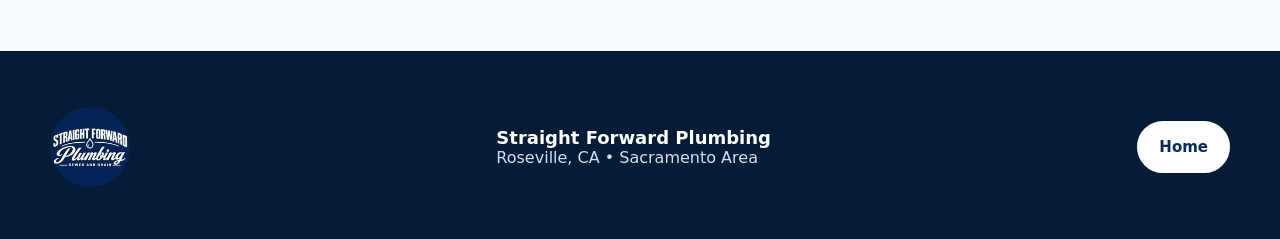
<file: roseville.html>
<!doctype html><html lang="en"><head><meta charset="utf-8"><meta name="viewport" content="width=device-width,initial-scale=1"><meta name="format-detection" content="telephone=no"><title>Plumber in Roseville, CA | Straight Forward Plumbing</title><meta name="description" content="Straight Forward Plumbing serves Roseville, CA with drain, water heater, fixture, leak and piping service. Call (916) 201-2080 to ask about same-day availability."><link rel="stylesheet" href="styles.css"></head><body class="location-page"><div class="top">SAME-DAY SERVICE AVAILABLE • ROSEVILLE, CA</div><header class="nav"><a class="brand" href="index.html"><img src="assets/logo.jpg" alt="Straight Forward Plumbing logo"><span>Straight Forward Plumbing</span></a><button class="menu" aria-label="Open menu">☰</button><nav class="links"><a href="index.html#services">Services</a><a href="index.html#areas">Service Areas</a><a href="index.html#work">Our Work</a><button class="nav-book book-trigger" type="button">Book Online</button><a class="cta" href="tel:+19162012080">Call Now</a></nav></header><main>
<section class="pagehero"><div class="city-hero" style="background-image:url('assets/work-3.png')"><div class="city-hero-inner"><div class="kicker" style="color:#9dc9f4">Roseville plumbing service</div><h1>Plumber in Roseville, CA</h1><p>Roseville mixes established homes with fast-growing newer neighborhoods, which means plumbing needs can range from everyday drain and fixture repairs to water-heater upgrades and replacement work.</p><div class="actions"><button class="btn book-trigger" type="button">Book Online</button><a class="btn alt" href="tel:+19162012080">Call (916) 201-2080</a></div><div class="city-proof"><span>Sacramento-area service</span><span>Real project photography</span><span>Same-day scheduling available</span></div></div></div></section>
<section class="location-wrap"><div class="location-intro"><div><div class="kicker">Straight answers. Clean work.</div><h2>Plumbing service that fits Roseville.</h2><p class="lead">Whether the plumbing is original to an established home or part of a newer system, Straight Forward Plumbing focuses on a clean diagnosis and a practical repair plan.</p><div class="location-highlights"><div class="location-highlight"><small>Housing mix</small><strong>Established + newer homes</strong></div><div class="location-highlight"><small>Popular work</small><strong>Heaters & fixture upgrades</strong></div><div class="location-highlight"><small>Scheduling</small><strong>Same-day when available</strong></div></div></div><div class="city-photo"><img src="assets/work-8.png" alt="Straight Forward Plumbing project serving the Roseville area"><div class="photo-caption">Recent Straight Forward Plumbing work • Sacramento area</div></div></div></section>
<section class="location-services"><div class="location-wrap"><div class="kicker">What we handle</div><h2>One call for the plumbing work that keeps your property moving.</h2><p class="lead">Residential and light commercial service for the repairs, replacements and installations customers request most.</p><div class="service-lines"><div class="service-line"><div class="service-icon">D</div><div><h3>Drain & sewer service</h3><p>Clogged drains, root intrusion, slow lines and sewer troubleshooting.</p></div><div class="arrow">→</div></div><div class="service-line"><div class="service-icon">W</div><div><h3>Water heaters</h3><p>Tank and tankless repair, replacement, installation and flushing.</p></div><div class="arrow">→</div></div><div class="service-line"><div class="service-icon">F</div><div><h3>Fixtures & toilets</h3><p>Faucets, sinks, toilets, bidets and clean fixture upgrades.</p></div><div class="arrow">→</div></div><div class="service-line"><div class="service-icon">L</div><div><h3>Leaks & piping</h3><p>Leak diagnosis, valves, supply piping and water-line repairs.</p></div><div class="arrow">→</div></div></div></div></section>
<section class="location-wrap"><div class="city-faq"><div class="faq-intro"><div class="kicker">Before you call</div><h2>What to expect in Roseville.</h2><p class="lead">Tell us what is happening and where you are. We will use that information to help determine the right next step and current scheduling.</p></div><div class="faq-list"><div class="faq"><h3>Can I request same-day plumbing service?</h3><p>Yes. Same-day service can be requested in Roseville when the schedule and job location allow. For current availability, call <span class="phone-text">(916) 201-2080</span>.</p></div><div class="faq"><h3>What kinds of plumbing jobs do you take?</h3><p>Common calls include clogged drains, water-heater service, fixture and toilet replacement, leaks, piping, valves and installation work.</p></div><div class="faq"><h3>Do you work outside Roseville?</h3><p>Yes. Straight Forward Plumbing serves Sacramento and surrounding communities, with dedicated service-area pages for nearby cities.</p></div></div></div></section>
<section class="city-cta"><div class="city-cta-inner"><div><div class="kicker" style="color:#9dc9f4">Need a plumber?</div><h2>Get Straight Forward Plumbing on the phone.</h2><p>Describe the issue and your Roseville location, then ask about the earliest available service window.</p></div><div class="cta-pair"><button class="btn book-trigger" type="button">Book Online</button><a class="btn alt" href="tel:+19162012080">Call (916) 201-2080</a></div></div></section></main>
<footer class="footer"><div class="footerin"><img src="assets/logo.jpg" alt="Straight Forward Plumbing"><div><strong>Straight Forward Plumbing</strong><br>Roseville, CA • Sacramento Area</div><a class="btn" href="index.html">Home</a></div></footer><div class="mobile-dock"><a class="mobile-call" href="tel:+19162012080">Call Now</a><button class="mobile-book book-trigger" type="button">Book Online</button></div><div class="booking-modal" id="bookingModal" aria-hidden="true"><div class="booking-backdrop" data-close-booking></div><div class="booking-panel" role="dialog" aria-modal="true" aria-labelledby="bookingTitle"><button class="booking-close" type="button" data-close-booking aria-label="Close booking form">×</button><div class="booking-kicker">REQUEST AN APPOINTMENT</div><h2 id="bookingTitle">Tell us what you need.</h2><p class="booking-intro">Send the details below and your appointment request will be prepared as a text to Straight Forward Plumbing. Same-day requests are welcome when availability allows.</p><form id="bookingForm"><div class="form-grid"><label><span>Name</span><input name="name" autocomplete="name" required placeholder="Your name"></label><label><span>Phone</span><input name="phone" autocomplete="tel" inputmode="tel" required placeholder="Best number to reach you"></label><label><span>Service needed</span><select name="service" required><option value="">Choose a service</option><option>Drain / sewer</option><option>Water heater</option><option>Leak / pipe repair</option><option>Fixture / toilet</option><option>Commercial plumbing</option><option>Installation / other</option></select></label><label><span>Preferred day</span><input name="date" type="date"></label><label class="form-wide"><span>Service address / area</span><input name="location" autocomplete="street-address" required placeholder="Address or neighborhood"></label><label class="form-wide"><span>What’s going on?</span><textarea name="details" rows="4" required placeholder="Briefly describe the plumbing issue"></textarea></label></div><button class="booking-submit" type="submit">Send Appointment Request</button><p class="booking-note">Submitting opens your Messages app with the request pre-filled to (916) 201-2080. Nothing is sent until you press Send.</p></form></div></div><script src="script.js"></script></body></html>
</file>
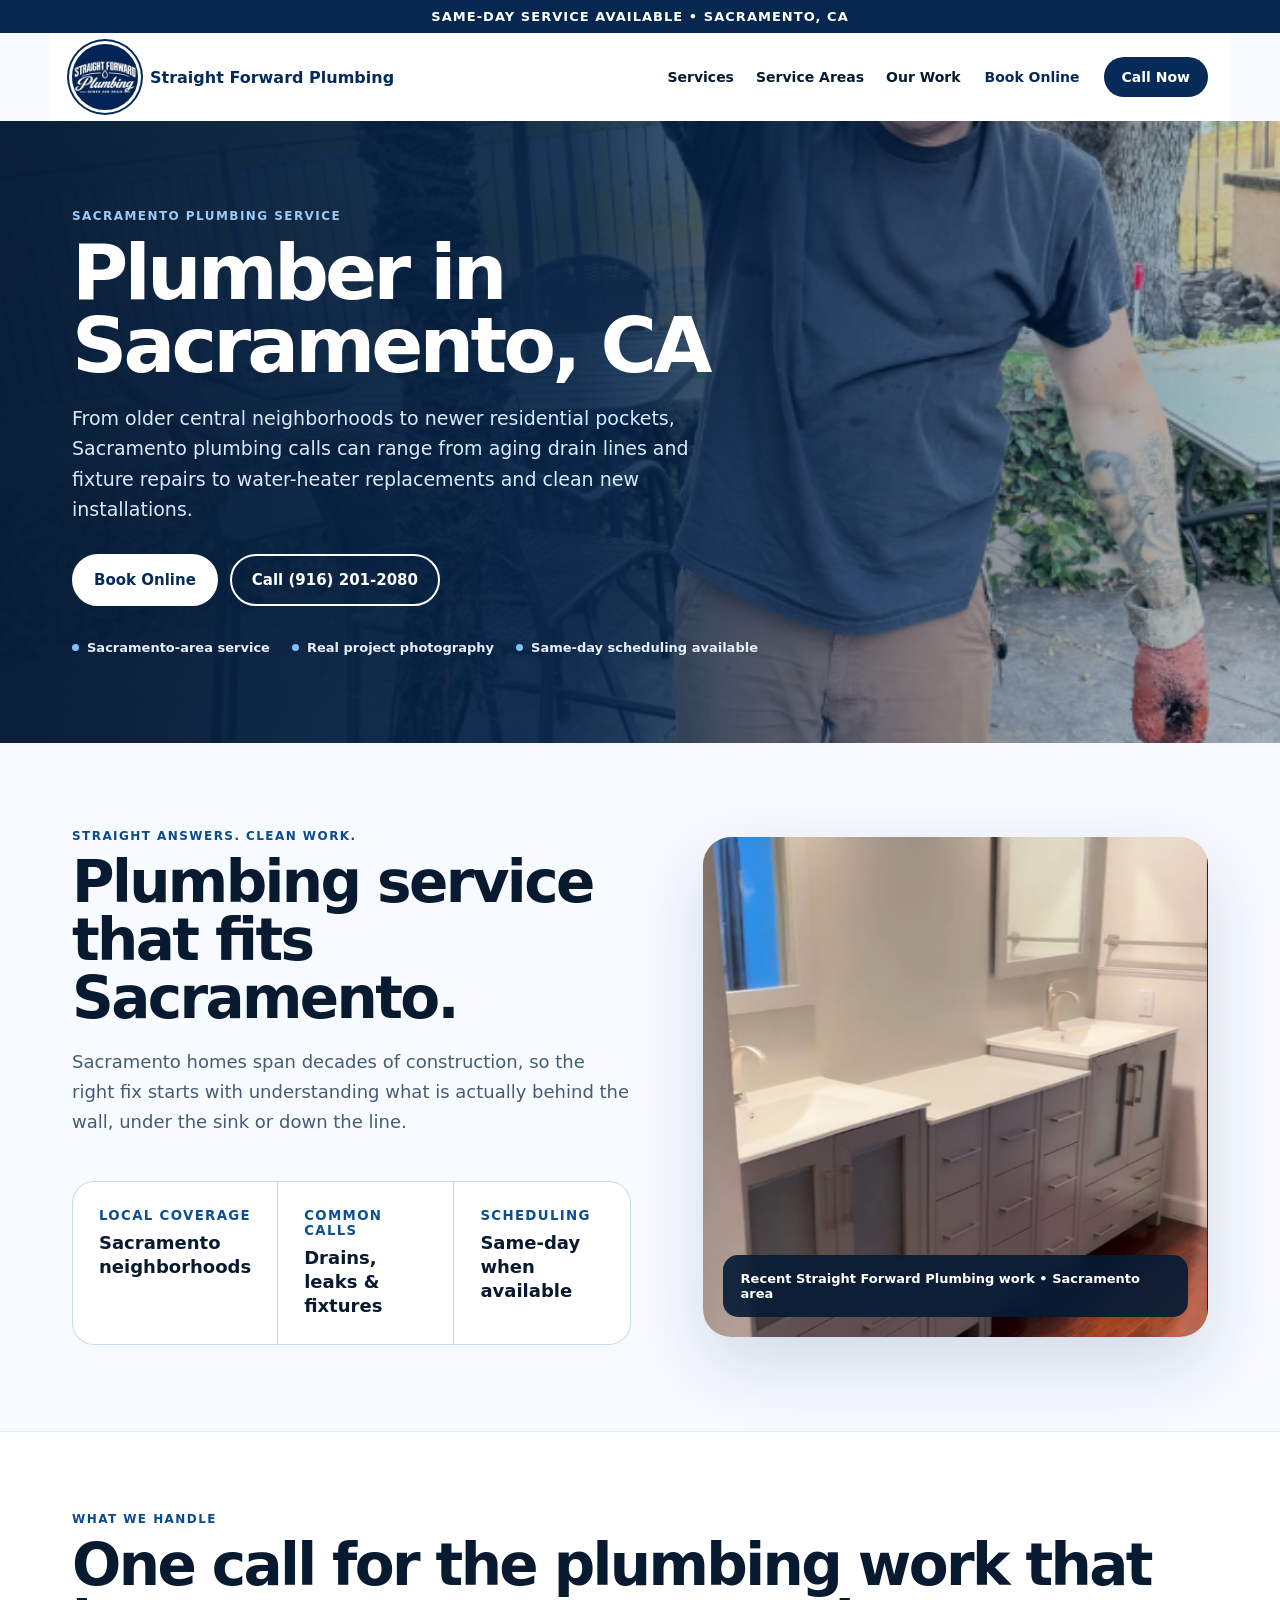
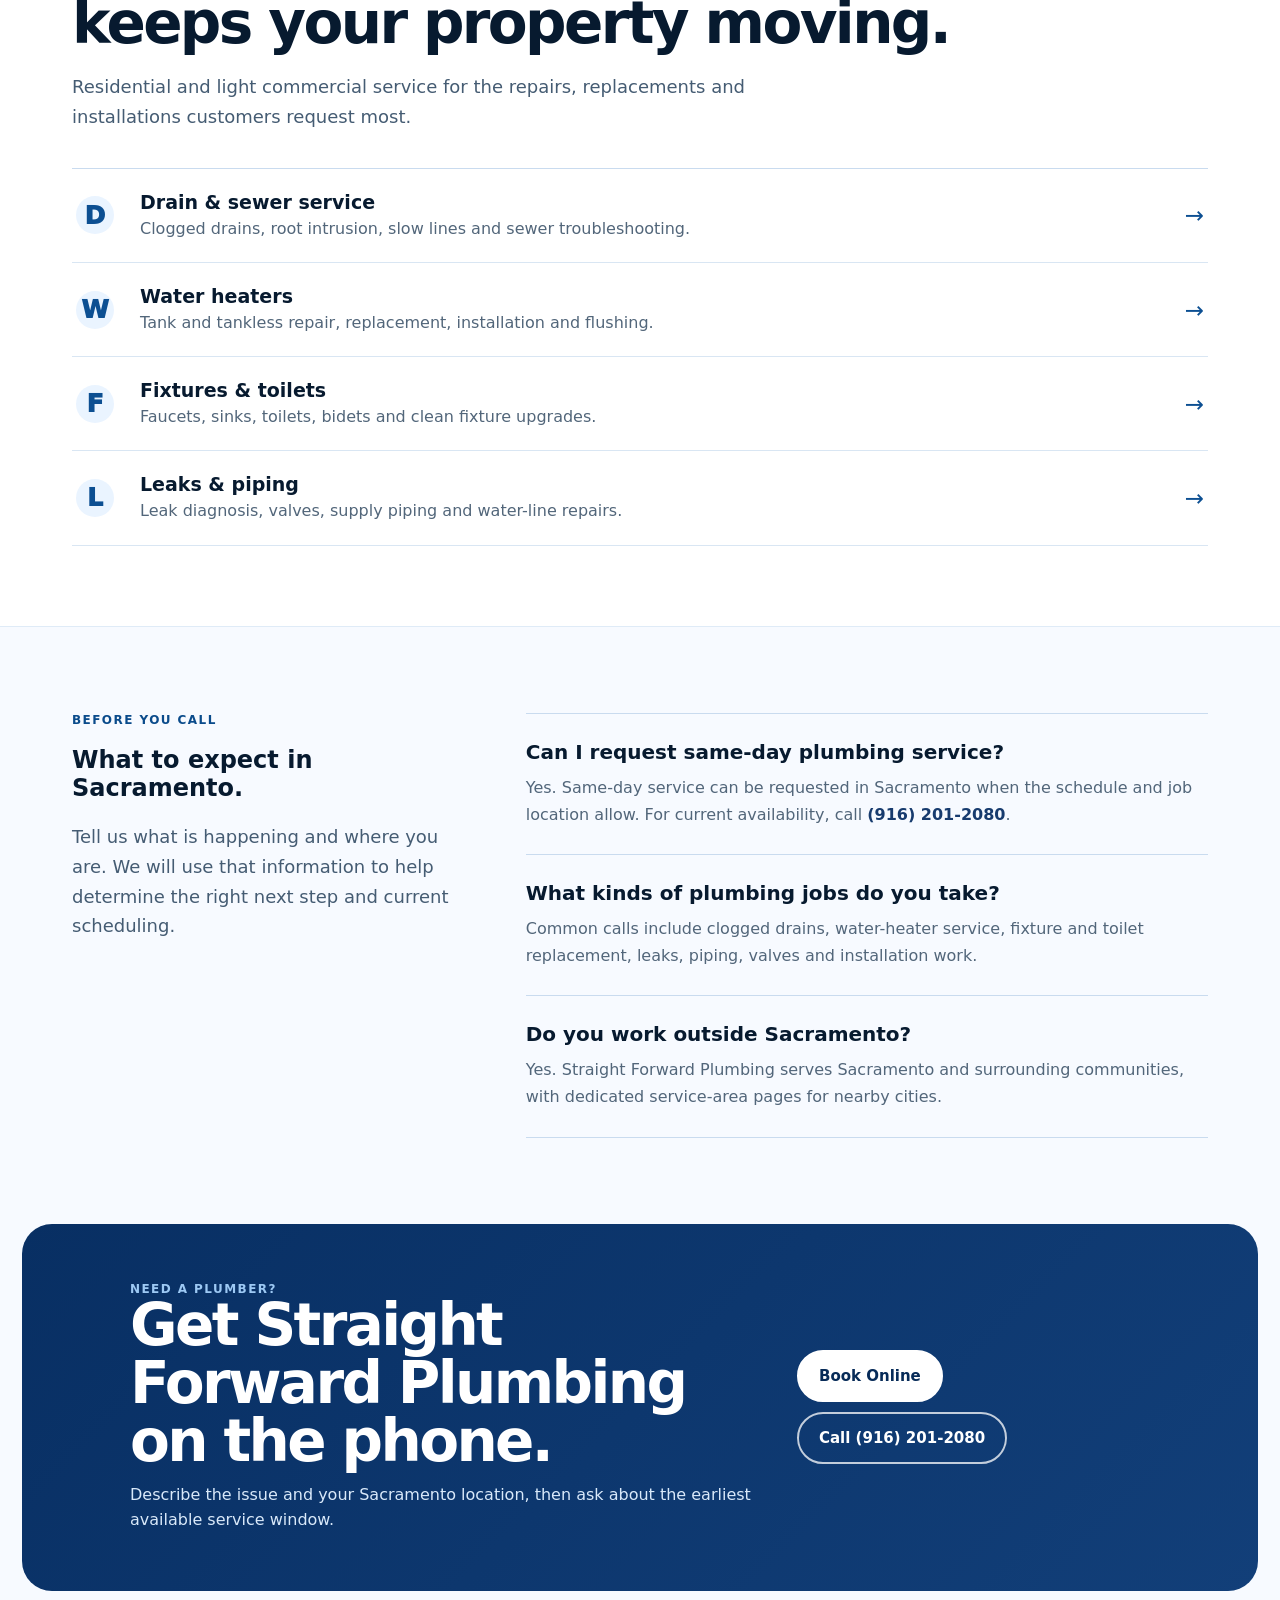
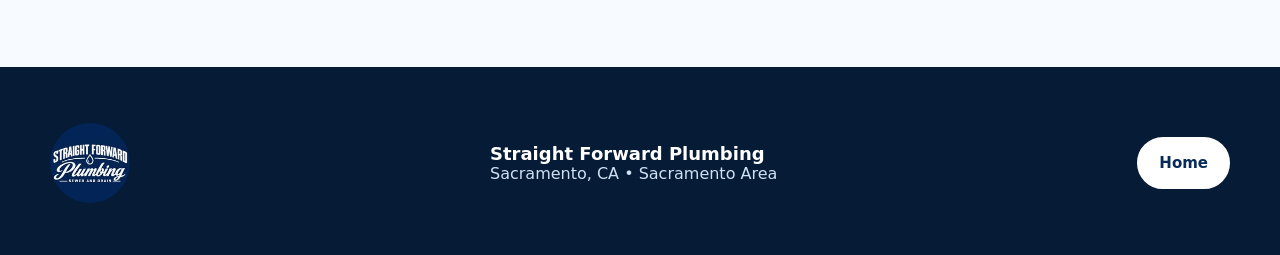
<file: sacramento.html>
<!doctype html><html lang="en"><head><meta charset="utf-8"><meta name="viewport" content="width=device-width,initial-scale=1"><meta name="format-detection" content="telephone=no"><title>Plumber in Sacramento, CA | Straight Forward Plumbing</title><meta name="description" content="Straight Forward Plumbing serves Sacramento, CA with drain, water heater, fixture, leak and piping service. Call (916) 201-2080 to ask about same-day availability."><link rel="stylesheet" href="styles.css"></head><body class="location-page"><div class="top">SAME-DAY SERVICE AVAILABLE • SACRAMENTO, CA</div><header class="nav"><a class="brand" href="index.html"><img src="assets/logo.jpg" alt="Straight Forward Plumbing logo"><span>Straight Forward Plumbing</span></a><button class="menu" aria-label="Open menu">☰</button><nav class="links"><a href="index.html#services">Services</a><a href="index.html#areas">Service Areas</a><a href="index.html#work">Our Work</a><button class="nav-book book-trigger" type="button">Book Online</button><a class="cta" href="tel:+19162012080">Call Now</a></nav></header><main>
<section class="pagehero"><div class="city-hero" style="background-image:url('assets/work-10.png')"><div class="city-hero-inner"><div class="kicker" style="color:#9dc9f4">Sacramento plumbing service</div><h1>Plumber in Sacramento, CA</h1><p>From older central neighborhoods to newer residential pockets, Sacramento plumbing calls can range from aging drain lines and fixture repairs to water-heater replacements and clean new installations.</p><div class="actions"><button class="btn book-trigger" type="button">Book Online</button><a class="btn alt" href="tel:+19162012080">Call (916) 201-2080</a></div><div class="city-proof"><span>Sacramento-area service</span><span>Real project photography</span><span>Same-day scheduling available</span></div></div></div></section>
<section class="location-wrap"><div class="location-intro"><div><div class="kicker">Straight answers. Clean work.</div><h2>Plumbing service that fits Sacramento.</h2><p class="lead">Sacramento homes span decades of construction, so the right fix starts with understanding what is actually behind the wall, under the sink or down the line.</p><div class="location-highlights"><div class="location-highlight"><small>Local coverage</small><strong>Sacramento neighborhoods</strong></div><div class="location-highlight"><small>Common calls</small><strong>Drains, leaks & fixtures</strong></div><div class="location-highlight"><small>Scheduling</small><strong>Same-day when available</strong></div></div></div><div class="city-photo"><img src="assets/work-2.png" alt="Straight Forward Plumbing project serving the Sacramento area"><div class="photo-caption">Recent Straight Forward Plumbing work • Sacramento area</div></div></div></section>
<section class="location-services"><div class="location-wrap"><div class="kicker">What we handle</div><h2>One call for the plumbing work that keeps your property moving.</h2><p class="lead">Residential and light commercial service for the repairs, replacements and installations customers request most.</p><div class="service-lines"><div class="service-line"><div class="service-icon">D</div><div><h3>Drain & sewer service</h3><p>Clogged drains, root intrusion, slow lines and sewer troubleshooting.</p></div><div class="arrow">→</div></div><div class="service-line"><div class="service-icon">W</div><div><h3>Water heaters</h3><p>Tank and tankless repair, replacement, installation and flushing.</p></div><div class="arrow">→</div></div><div class="service-line"><div class="service-icon">F</div><div><h3>Fixtures & toilets</h3><p>Faucets, sinks, toilets, bidets and clean fixture upgrades.</p></div><div class="arrow">→</div></div><div class="service-line"><div class="service-icon">L</div><div><h3>Leaks & piping</h3><p>Leak diagnosis, valves, supply piping and water-line repairs.</p></div><div class="arrow">→</div></div></div></div></section>
<section class="location-wrap"><div class="city-faq"><div class="faq-intro"><div class="kicker">Before you call</div><h2>What to expect in Sacramento.</h2><p class="lead">Tell us what is happening and where you are. We will use that information to help determine the right next step and current scheduling.</p></div><div class="faq-list"><div class="faq"><h3>Can I request same-day plumbing service?</h3><p>Yes. Same-day service can be requested in Sacramento when the schedule and job location allow. For current availability, call <span class="phone-text">(916) 201-2080</span>.</p></div><div class="faq"><h3>What kinds of plumbing jobs do you take?</h3><p>Common calls include clogged drains, water-heater service, fixture and toilet replacement, leaks, piping, valves and installation work.</p></div><div class="faq"><h3>Do you work outside Sacramento?</h3><p>Yes. Straight Forward Plumbing serves Sacramento and surrounding communities, with dedicated service-area pages for nearby cities.</p></div></div></div></section>
<section class="city-cta"><div class="city-cta-inner"><div><div class="kicker" style="color:#9dc9f4">Need a plumber?</div><h2>Get Straight Forward Plumbing on the phone.</h2><p>Describe the issue and your Sacramento location, then ask about the earliest available service window.</p></div><div class="cta-pair"><button class="btn book-trigger" type="button">Book Online</button><a class="btn alt" href="tel:+19162012080">Call (916) 201-2080</a></div></div></section></main>
<footer class="footer"><div class="footerin"><img src="assets/logo.jpg" alt="Straight Forward Plumbing"><div><strong>Straight Forward Plumbing</strong><br>Sacramento, CA • Sacramento Area</div><a class="btn" href="index.html">Home</a></div></footer><div class="mobile-dock"><a class="mobile-call" href="tel:+19162012080">Call Now</a><button class="mobile-book book-trigger" type="button">Book Online</button></div><div class="booking-modal" id="bookingModal" aria-hidden="true"><div class="booking-backdrop" data-close-booking></div><div class="booking-panel" role="dialog" aria-modal="true" aria-labelledby="bookingTitle"><button class="booking-close" type="button" data-close-booking aria-label="Close booking form">×</button><div class="booking-kicker">REQUEST AN APPOINTMENT</div><h2 id="bookingTitle">Tell us what you need.</h2><p class="booking-intro">Send the details below and your appointment request will be prepared as a text to Straight Forward Plumbing. Same-day requests are welcome when availability allows.</p><form id="bookingForm"><div class="form-grid"><label><span>Name</span><input name="name" autocomplete="name" required placeholder="Your name"></label><label><span>Phone</span><input name="phone" autocomplete="tel" inputmode="tel" required placeholder="Best number to reach you"></label><label><span>Service needed</span><select name="service" required><option value="">Choose a service</option><option>Drain / sewer</option><option>Water heater</option><option>Leak / pipe repair</option><option>Fixture / toilet</option><option>Commercial plumbing</option><option>Installation / other</option></select></label><label><span>Preferred day</span><input name="date" type="date"></label><label class="form-wide"><span>Service address / area</span><input name="location" autocomplete="street-address" required placeholder="Address or neighborhood"></label><label class="form-wide"><span>What’s going on?</span><textarea name="details" rows="4" required placeholder="Briefly describe the plumbing issue"></textarea></label></div><button class="booking-submit" type="submit">Send Appointment Request</button><p class="booking-note">Submitting opens your Messages app with the request pre-filled to (916) 201-2080. Nothing is sent until you press Send.</p></form></div></div><script src="script.js"></script></body></html>
</file>
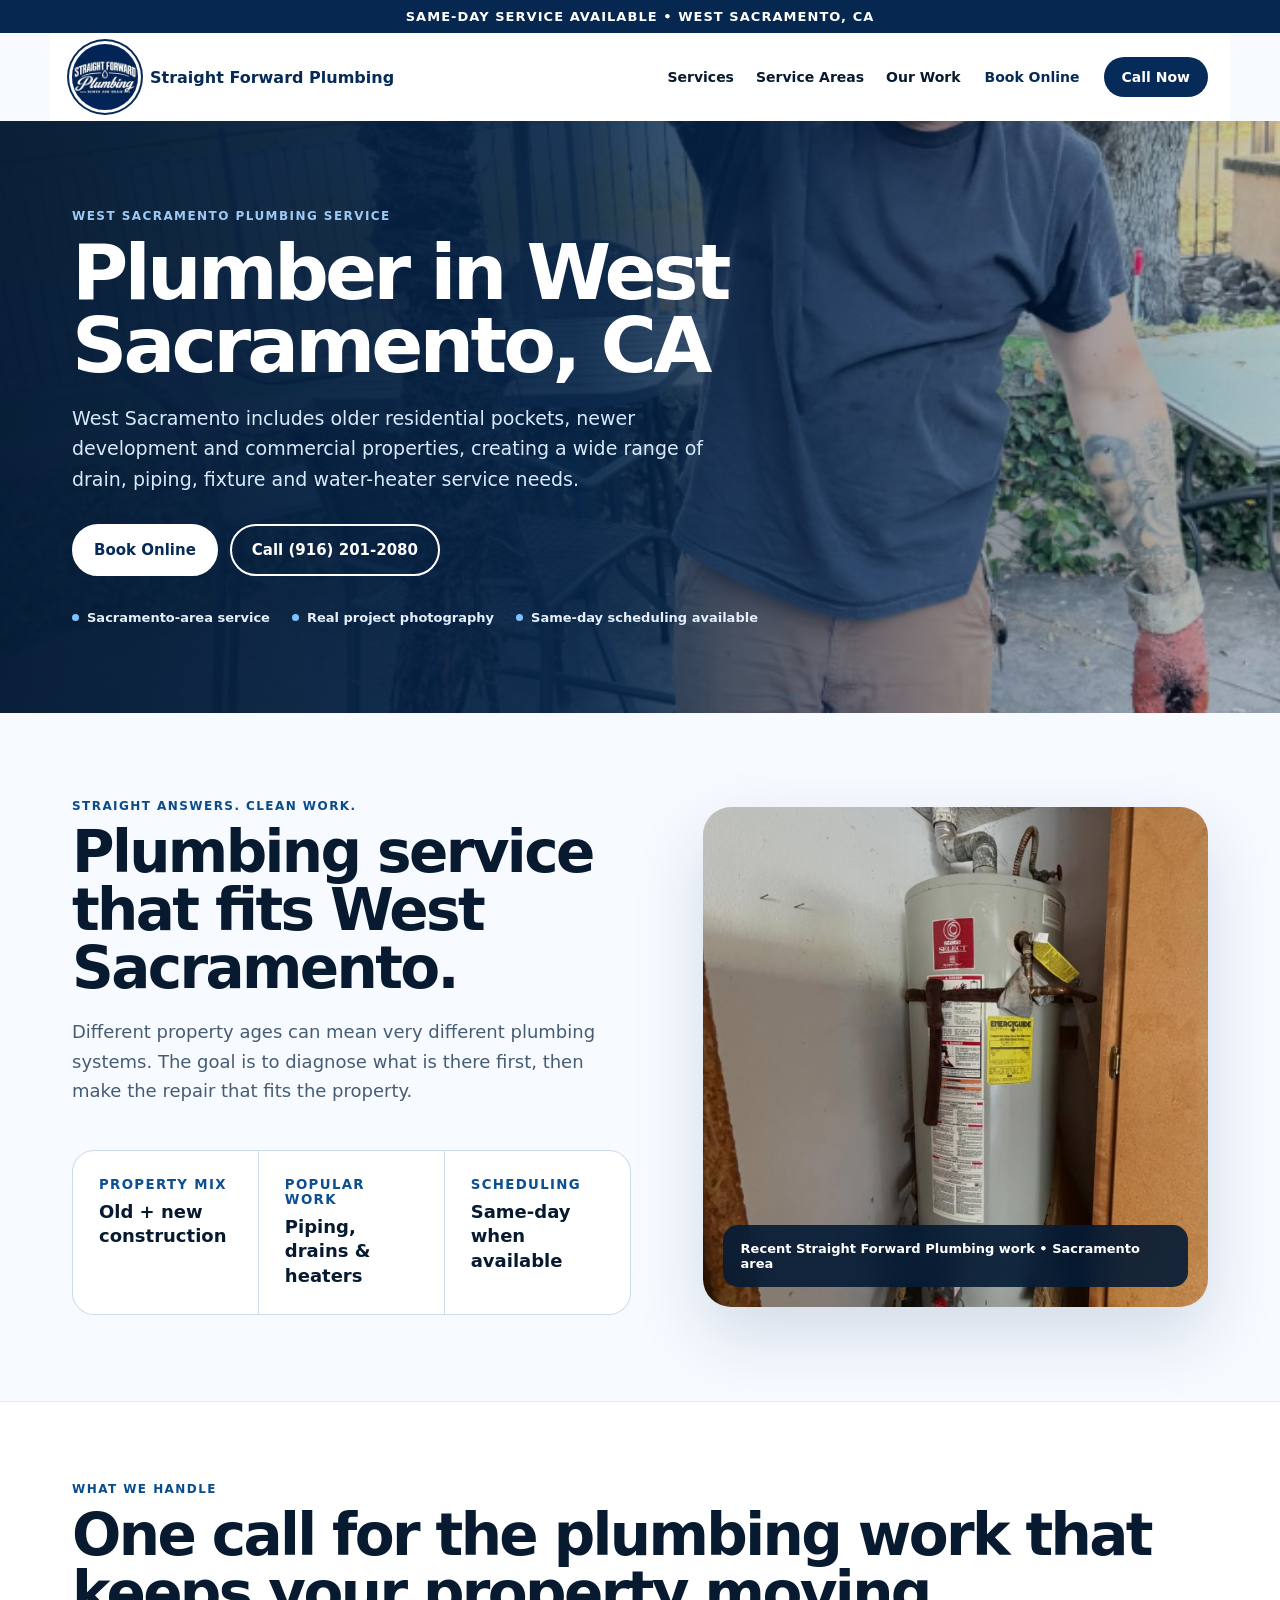
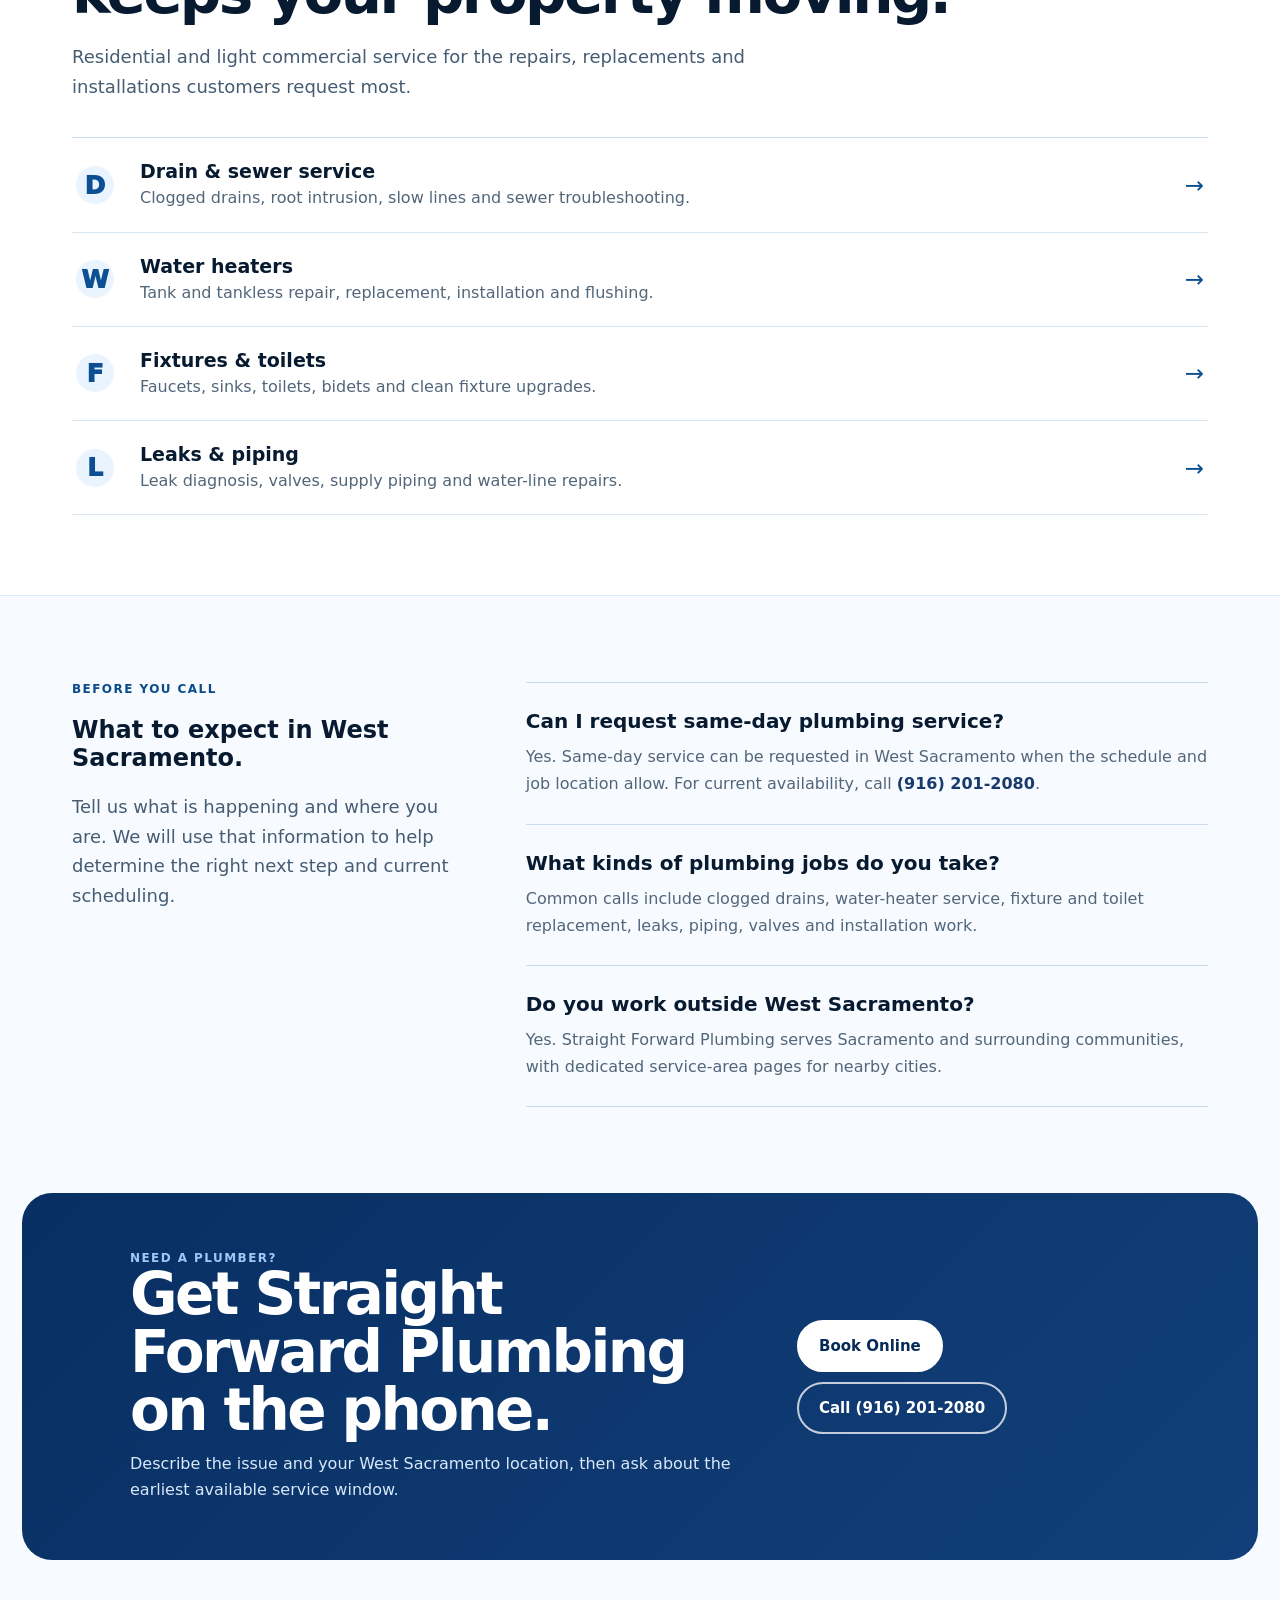
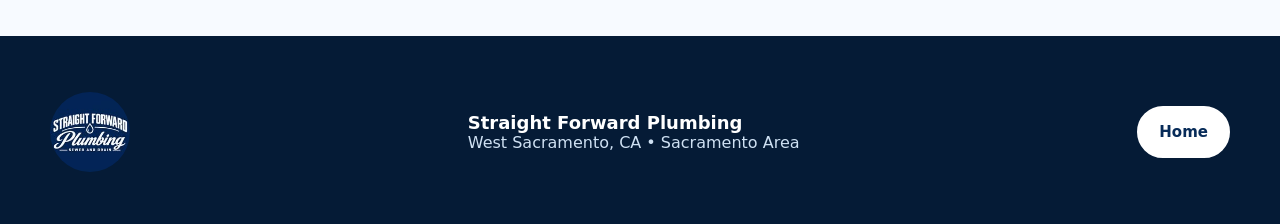
<file: west-sacramento.html>
<!doctype html><html lang="en"><head><meta charset="utf-8"><meta name="viewport" content="width=device-width,initial-scale=1"><meta name="format-detection" content="telephone=no"><title>Plumber in West Sacramento, CA | Straight Forward Plumbing</title><meta name="description" content="Straight Forward Plumbing serves West Sacramento, CA with drain, water heater, fixture, leak and piping service. Call (916) 201-2080 to ask about same-day availability."><link rel="stylesheet" href="styles.css"></head><body class="location-page"><div class="top">SAME-DAY SERVICE AVAILABLE • WEST SACRAMENTO, CA</div><header class="nav"><a class="brand" href="index.html"><img src="assets/logo.jpg" alt="Straight Forward Plumbing logo"><span>Straight Forward Plumbing</span></a><button class="menu" aria-label="Open menu">☰</button><nav class="links"><a href="index.html#services">Services</a><a href="index.html#areas">Service Areas</a><a href="index.html#work">Our Work</a><button class="nav-book book-trigger" type="button">Book Online</button><a class="cta" href="tel:+19162012080">Call Now</a></nav></header><main>
<section class="pagehero"><div class="city-hero" style="background-image:url('assets/work-10.png')"><div class="city-hero-inner"><div class="kicker" style="color:#9dc9f4">West Sacramento plumbing service</div><h1>Plumber in West Sacramento, CA</h1><p>West Sacramento includes older residential pockets, newer development and commercial properties, creating a wide range of drain, piping, fixture and water-heater service needs.</p><div class="actions"><button class="btn book-trigger" type="button">Book Online</button><a class="btn alt" href="tel:+19162012080">Call (916) 201-2080</a></div><div class="city-proof"><span>Sacramento-area service</span><span>Real project photography</span><span>Same-day scheduling available</span></div></div></div></section>
<section class="location-wrap"><div class="location-intro"><div><div class="kicker">Straight answers. Clean work.</div><h2>Plumbing service that fits West Sacramento.</h2><p class="lead">Different property ages can mean very different plumbing systems. The goal is to diagnose what is there first, then make the repair that fits the property.</p><div class="location-highlights"><div class="location-highlight"><small>Property mix</small><strong>Old + new construction</strong></div><div class="location-highlight"><small>Popular work</small><strong>Piping, drains & heaters</strong></div><div class="location-highlight"><small>Scheduling</small><strong>Same-day when available</strong></div></div></div><div class="city-photo"><img src="assets/work-5.png" alt="Straight Forward Plumbing project serving the West Sacramento area"><div class="photo-caption">Recent Straight Forward Plumbing work • Sacramento area</div></div></div></section>
<section class="location-services"><div class="location-wrap"><div class="kicker">What we handle</div><h2>One call for the plumbing work that keeps your property moving.</h2><p class="lead">Residential and light commercial service for the repairs, replacements and installations customers request most.</p><div class="service-lines"><div class="service-line"><div class="service-icon">D</div><div><h3>Drain & sewer service</h3><p>Clogged drains, root intrusion, slow lines and sewer troubleshooting.</p></div><div class="arrow">→</div></div><div class="service-line"><div class="service-icon">W</div><div><h3>Water heaters</h3><p>Tank and tankless repair, replacement, installation and flushing.</p></div><div class="arrow">→</div></div><div class="service-line"><div class="service-icon">F</div><div><h3>Fixtures & toilets</h3><p>Faucets, sinks, toilets, bidets and clean fixture upgrades.</p></div><div class="arrow">→</div></div><div class="service-line"><div class="service-icon">L</div><div><h3>Leaks & piping</h3><p>Leak diagnosis, valves, supply piping and water-line repairs.</p></div><div class="arrow">→</div></div></div></div></section>
<section class="location-wrap"><div class="city-faq"><div class="faq-intro"><div class="kicker">Before you call</div><h2>What to expect in West Sacramento.</h2><p class="lead">Tell us what is happening and where you are. We will use that information to help determine the right next step and current scheduling.</p></div><div class="faq-list"><div class="faq"><h3>Can I request same-day plumbing service?</h3><p>Yes. Same-day service can be requested in West Sacramento when the schedule and job location allow. For current availability, call <span class="phone-text">(916) 201-2080</span>.</p></div><div class="faq"><h3>What kinds of plumbing jobs do you take?</h3><p>Common calls include clogged drains, water-heater service, fixture and toilet replacement, leaks, piping, valves and installation work.</p></div><div class="faq"><h3>Do you work outside West Sacramento?</h3><p>Yes. Straight Forward Plumbing serves Sacramento and surrounding communities, with dedicated service-area pages for nearby cities.</p></div></div></div></section>
<section class="city-cta"><div class="city-cta-inner"><div><div class="kicker" style="color:#9dc9f4">Need a plumber?</div><h2>Get Straight Forward Plumbing on the phone.</h2><p>Describe the issue and your West Sacramento location, then ask about the earliest available service window.</p></div><div class="cta-pair"><button class="btn book-trigger" type="button">Book Online</button><a class="btn alt" href="tel:+19162012080">Call (916) 201-2080</a></div></div></section></main>
<footer class="footer"><div class="footerin"><img src="assets/logo.jpg" alt="Straight Forward Plumbing"><div><strong>Straight Forward Plumbing</strong><br>West Sacramento, CA • Sacramento Area</div><a class="btn" href="index.html">Home</a></div></footer><div class="mobile-dock"><a class="mobile-call" href="tel:+19162012080">Call Now</a><button class="mobile-book book-trigger" type="button">Book Online</button></div><div class="booking-modal" id="bookingModal" aria-hidden="true"><div class="booking-backdrop" data-close-booking></div><div class="booking-panel" role="dialog" aria-modal="true" aria-labelledby="bookingTitle"><button class="booking-close" type="button" data-close-booking aria-label="Close booking form">×</button><div class="booking-kicker">REQUEST AN APPOINTMENT</div><h2 id="bookingTitle">Tell us what you need.</h2><p class="booking-intro">Send the details below and your appointment request will be prepared as a text to Straight Forward Plumbing. Same-day requests are welcome when availability allows.</p><form id="bookingForm"><div class="form-grid"><label><span>Name</span><input name="name" autocomplete="name" required placeholder="Your name"></label><label><span>Phone</span><input name="phone" autocomplete="tel" inputmode="tel" required placeholder="Best number to reach you"></label><label><span>Service needed</span><select name="service" required><option value="">Choose a service</option><option>Drain / sewer</option><option>Water heater</option><option>Leak / pipe repair</option><option>Fixture / toilet</option><option>Commercial plumbing</option><option>Installation / other</option></select></label><label><span>Preferred day</span><input name="date" type="date"></label><label class="form-wide"><span>Service address / area</span><input name="location" autocomplete="street-address" required placeholder="Address or neighborhood"></label><label class="form-wide"><span>What’s going on?</span><textarea name="details" rows="4" required placeholder="Briefly describe the plumbing issue"></textarea></label></div><button class="booking-submit" type="submit">Send Appointment Request</button><p class="booking-note">Submitting opens your Messages app with the request pre-filled to (916) 201-2080. Nothing is sent until you press Send.</p></form></div></div><script src="script.js"></script></body></html>
</file>
<file: styles.css>
:root{--navy:#082f63;--blue:#0c4f92;--ice:#eef6ff;--white:#fff;--ink:#071d35;--line:#c9dbef}*{box-sizing:border-box}html{scroll-behavior:smooth;scrollbar-color:var(--blue) var(--ice);scrollbar-width:thin}body{margin:0;font-family:Inter,ui-sans-serif,system-ui,-apple-system,Segoe UI,sans-serif;color:var(--ink);background:#fff;cursor:url('assets/cursor.svg') 7 7,auto}a,button,.click{cursor:url('assets/cursor-hover.svg') 8 8,pointer}::-webkit-scrollbar{width:11px}::-webkit-scrollbar-track{background:var(--ice)}::-webkit-scrollbar-thumb{background:linear-gradient(var(--blue),var(--navy));border:2px solid var(--ice);border-radius:20px}.top{background:var(--navy);color:#fff;text-align:center;padding:9px 16px;font-weight:800;font-size:13px;letter-spacing:.08em}.nav{height:82px;display:flex;align-items:center;justify-content:space-between;max-width:1180px;margin:auto;padding:0 22px;position:relative}.brand{display:flex;align-items:center;gap:12px;text-decoration:none;color:var(--navy);font-weight:900}.brand img{width:66px;height:66px;object-fit:cover;border-radius:50%;box-shadow:0 0 0 3px #fff,0 0 0 5px var(--navy)}.links{display:flex;align-items:center;gap:28px}.links a{text-decoration:none;color:var(--ink);font-weight:750;font-size:14px}.dropdown{position:relative}.drop{display:none;position:absolute;top:20px;left:-18px;padding-top:20px;background:#fff;border:1px solid var(--line);box-shadow:0 18px 50px #082f6320;min-width:230px;padding:18px 10px 10px;z-index:20}.dropdown:hover .drop,.dropdown:focus-within .drop,.drop:hover{display:grid}.drop a{padding:10px;border-radius:8px}.drop a:hover{background:var(--ice);color:var(--blue)}.cta{background:var(--navy)!important;color:#fff!important;padding:12px 18px;border-radius:999px}.hero{min-height:650px;background:linear-gradient(90deg,#061f43f5 0%,#082f63e8 38%,#082f6380 62%,#082f6322),url('assets/work-2.png') center 58%/cover;display:grid;align-items:center;color:#fff}.hero-inner{max-width:1180px;width:100%;margin:auto;padding:80px 22px}.eyebrow{display:inline-flex;gap:8px;align-items:center;background:#ffffff18;border:1px solid #ffffff45;border-radius:999px;padding:9px 13px;font-weight:800;font-size:12px;letter-spacing:.1em}.hero h1{font-size:clamp(48px,7vw,88px);line-height:.91;letter-spacing:-.055em;max-width:850px;margin:24px 0 22px}.hero p{font-size:19px;line-height:1.6;max-width:620px;color:#eaf4ff}.actions{display:flex;gap:12px;flex-wrap:wrap;margin-top:30px}.btn{display:inline-block;text-decoration:none;font-weight:900;padding:15px 20px;border-radius:999px;background:#fff;color:var(--navy);border:2px solid #fff}.btn.alt{background:transparent;color:#fff}.trust{max-width:1180px;margin:-34px auto 0;position:relative;z-index:2;padding:0 22px}.trustbar{background:#fff;box-shadow:0 15px 55px #082f6322;border-radius:18px;display:grid;grid-template-columns:repeat(3,1fr);overflow:hidden}.trustbar div{padding:24px;text-align:center;border-right:1px solid var(--line);font-weight:900}.trustbar div:last-child{border:0}.section{max-width:1180px;margin:auto;padding:96px 22px}.kicker{color:var(--blue);font-weight:900;text-transform:uppercase;letter-spacing:.12em;font-size:12px}.section h2{font-size:clamp(34px,5vw,58px);line-height:1;letter-spacing:-.04em;margin:10px 0 18px}.lead{font-size:18px;line-height:1.65;color:#3d5268;max-width:720px}.services{display:grid;grid-template-columns:repeat(3,1fr);gap:12px;margin-top:38px}.service{min-height:250px;border:1px solid var(--line);border-radius:18px;padding:28px;display:flex;flex-direction:column;justify-content:flex-end;text-decoration:none;color:var(--ink);position:relative;overflow:hidden;background:linear-gradient(180deg,#fff,#f6faff);transition:.25s}.service:hover{transform:translateY(-5px);box-shadow:0 18px 45px #082f6318;border-color:#7ba7d5}.service .num{position:absolute;top:18px;right:22px;font-size:54px;font-weight:950;color:#0c4f9210}.service h3{font-size:24px;margin:0 0 8px}.service p{margin:0;color:#52667a;line-height:1.5}.gallery{display:grid;grid-template-columns:1.2fr .8fr .8fr;grid-auto-rows:250px;gap:10px;margin-top:38px}.gallery img{width:100%;height:100%;object-fit:cover;border-radius:16px}.gallery img:first-child{grid-row:span 2}.blue{background:var(--navy);color:#fff}.blue .section{padding-top:85px;padding-bottom:85px}.blue .lead{color:#d7e9fb}.areas{display:flex;flex-wrap:wrap;gap:10px;margin-top:30px}.areas a{color:#fff;text-decoration:none;border:1px solid #ffffff45;border-radius:999px;padding:12px 16px;font-weight:800}.areas a:hover{background:#fff;color:var(--navy)}.footer{background:#051b36;color:#cfe1f3;padding:48px 22px}.footerin{max-width:1180px;margin:auto;display:flex;justify-content:space-between;gap:30px;align-items:center}.footer img{width:80px;height:80px;object-fit:cover;border-radius:50%}.mobile-call{display:none}.pagehero{background:var(--navy);color:#fff;padding:90px 22px}.pagehero>div{max-width:980px;margin:auto}.pagehero h1{font-size:clamp(42px,7vw,76px);letter-spacing:-.05em;line-height:.95;margin:10px 0}.pagehero p{font-size:18px;line-height:1.6;max-width:700px;color:#d7e9fb}.local-grid{display:grid;grid-template-columns:1fr 1fr;gap:50px;align-items:center}.local-grid img{width:100%;max-height:480px;object-fit:cover;border-radius:22px}.faq{border-top:1px solid var(--line);padding:20px 0}.faq h3{margin:0 0 8px}.faq p{margin:0;color:#52667a;line-height:1.55}.menu{display:none;background:none;border:0;font-size:26px;color:var(--navy)}
@media(max-width:760px){.nav{height:72px}.brand img{width:52px;height:52px}.brand span{display:none}.menu{display:block}.links{display:none;position:absolute;left:12px;right:12px;top:68px;background:#fff;border:1px solid var(--line);padding:18px;z-index:50;box-shadow:0 20px 50px #082f6330;border-radius:14px;flex-direction:column;align-items:stretch}.links.open{display:flex}.dropdown .drop{position:static;display:grid;box-shadow:none;border:0;padding:6px 0 0 12px}.hero{min-height:610px;background-position:62% center}.hero-inner{padding:70px 20px}.hero h1{font-size:53px}.trust{margin:-20px auto 0}.trustbar{grid-template-columns:1fr}.trustbar div{border-right:0;border-bottom:1px solid var(--line);padding:16px}.services{grid-template-columns:1fr}.service{min-height:180px}.section{padding:70px 20px}.gallery{grid-template-columns:1fr 1fr;grid-auto-rows:180px}.gallery img:first-child{grid-column:span 2;grid-row:auto}.footerin{flex-direction:column;text-align:center}.local-grid{grid-template-columns:1fr}.mobile-call{display:block;position:fixed;left:14px;right:14px;bottom:14px;z-index:100;background:var(--navy);color:#fff;text-decoration:none;text-align:center;padding:15px;border:2px solid #fff;border-radius:999px;box-shadow:0 10px 35px #001b3d55;font-weight:900}.pagehero{padding:70px 20px}.pagehero h1{font-size:48px}}

/* Refined service presentation */
.service-list{margin-top:42px;border-top:1px solid var(--line)}
.service-row{display:grid;grid-template-columns:72px 1fr auto;gap:24px;align-items:center;padding:27px 8px;border-bottom:1px solid var(--line);text-decoration:none;color:var(--ink);position:relative;transition:.25s;overflow:hidden}
.service-row:before{content:"";position:absolute;inset:0;transform:translateX(-102%);background:linear-gradient(90deg,var(--ice),#fff);transition:.35s;z-index:-1}.service-row:hover:before{transform:none}.service-row:hover{padding-left:18px;color:var(--blue)}
.service-icon{width:54px;height:54px;border-radius:50%;display:grid;place-items:center;background:var(--navy);color:#fff;font-size:25px;font-weight:900;transition:.25s}.service-row:hover .service-icon{transform:rotate(-8deg) scale(1.07);background:var(--blue)}
.service-row h3{font-size:25px;margin:0 0 5px}.service-row p{margin:0;color:#52667a;line-height:1.5}.service-link{font-weight:900;font-size:13px;text-transform:uppercase;letter-spacing:.08em;color:var(--blue)}
.work-section{max-width:none;background:#f4f8fd;padding-left:max(22px,calc((100vw - 1180px)/2));padding-right:0;overflow:hidden}.work-head{max-width:1180px;padding-right:22px;display:flex;justify-content:space-between;align-items:end;gap:30px}.swipe-note{font-size:12px;font-weight:900;text-transform:uppercase;letter-spacing:.08em;color:var(--blue);white-space:nowrap}
.project-rail{display:flex;gap:14px;overflow-x:auto;padding:28px max(22px,calc((100vw - 1180px)/2)) 24px 0;scroll-snap-type:x mandatory;scrollbar-width:thin}.project-card{position:relative;flex:0 0 310px;height:410px;margin:0;border-radius:22px;overflow:hidden;scroll-snap-align:start;background:#071d35;box-shadow:0 15px 35px #082f6318}.project-card.feature{flex-basis:440px}.project-card img{width:100%;height:100%;object-fit:cover;transition:.5s}.project-card:hover img{transform:scale(1.045)}.project-card:after{content:"";position:absolute;inset:45% 0 0;background:linear-gradient(transparent,#03152bd9)}.project-card figcaption{position:absolute;z-index:2;left:22px;right:22px;bottom:20px;color:#fff;display:flex;flex-direction:column;gap:3px}.project-card figcaption b{font-size:21px}.project-card figcaption span{font-size:13px;color:#d7e9fb}
.local-note{margin:24px 0;padding:18px 20px;border-left:4px solid var(--blue);background:var(--ice);line-height:1.6;color:#344d66}.local-tags{display:flex;flex-wrap:wrap;gap:8px;margin:20px 0}.local-tags span{border:1px solid var(--line);padding:8px 11px;border-radius:999px;font-size:12px;font-weight:800;color:var(--blue)}
@media(max-width:760px){.service-row{grid-template-columns:56px 1fr;gap:14px;padding:22px 2px}.service-link{display:none}.service-icon{width:48px;height:48px}.service-row h3{font-size:20px}.work-head{display:block}.swipe-note{display:inline-block;margin-top:12px}.project-card{flex-basis:78vw;height:380px}.project-card.feature{flex-basis:86vw}.work-section{padding-right:0}.hero{background-position:64% center}.drop{padding-top:6px!important}}
/* V5 location page redesign */
body.location-page{background:#f7faff}.location-page .top{background:#062750}.location-page .nav{background:#fff}.location-page .pagehero{padding:0;background:#071f3d;position:relative;overflow:hidden}.location-page .pagehero::after{content:"";position:absolute;inset:0;background:linear-gradient(90deg,rgba(5,27,54,.98) 0%,rgba(5,35,71,.91) 45%,rgba(5,35,71,.38) 78%,rgba(5,35,71,.2) 100%);pointer-events:none}.location-page .pagehero .city-hero{max-width:none;min-height:560px;margin:0;background-size:cover;background-position:center;display:flex;align-items:center}.location-page .city-hero-inner{width:min(1180px,100%);margin:auto;padding:88px 22px;position:relative;z-index:2}.location-page .pagehero h1{max-width:820px;font-size:clamp(48px,6vw,78px);margin:14px 0 20px}.location-page .pagehero p{max-width:660px;font-size:19px}.city-proof{display:flex;gap:22px;flex-wrap:wrap;margin-top:34px;color:#e4effb;font-size:13px;font-weight:800}.city-proof span{display:flex;align-items:center;gap:8px}.city-proof span::before{content:"";width:7px;height:7px;background:#7fc1ff;border-radius:50%}.location-wrap{max-width:1180px;margin:auto;padding:86px 22px}.location-intro{display:grid;grid-template-columns:minmax(0,1.05fr) minmax(320px,.95fr);gap:72px;align-items:center}.location-intro h2,.location-services h2,.city-cta h2{font-size:clamp(36px,5vw,58px);line-height:1;letter-spacing:-.045em;margin:10px 0 20px}.location-intro .lead{max-width:650px}.city-photo{position:relative}.city-photo img{width:100%;height:500px;object-fit:cover;border-radius:28px;display:block;box-shadow:0 28px 70px rgba(8,47,99,.15)}.photo-caption{position:absolute;left:20px;right:20px;bottom:20px;background:rgba(5,27,54,.9);backdrop-filter:blur(10px);color:#fff;padding:16px 18px;border-radius:15px;font-weight:800;font-size:13px}.location-highlights{display:grid;grid-template-columns:repeat(3,1fr);gap:1px;background:#c9dbef;border:1px solid #c9dbef;border-radius:22px;overflow:hidden;margin-top:44px}.location-highlight{background:#fff;padding:26px}.location-highlight small{display:block;color:#0c4f92;font-weight:900;text-transform:uppercase;letter-spacing:.1em;margin-bottom:8px}.location-highlight strong{font-size:18px;line-height:1.35}.location-services{background:#fff;border-top:1px solid #dfebf7;border-bottom:1px solid #dfebf7}.location-services .location-wrap{padding-top:80px;padding-bottom:80px}.service-lines{margin-top:36px;border-top:1px solid #c9dbef}.service-line{display:grid;grid-template-columns:44px 1fr auto;gap:20px;align-items:center;padding:22px 4px;border-bottom:1px solid #d9e6f3}.service-icon{width:38px;height:38px;border-radius:50%;background:#eaf4ff;display:grid;place-items:center;color:#0c4f92;font-weight:950}.service-line h3{margin:0 0 4px;font-size:19px}.service-line p{margin:0;color:#52667a;line-height:1.45}.service-line .arrow{font-size:23px;color:#0c4f92}.city-faq{display:grid;grid-template-columns:.72fr 1.28fr;gap:70px;align-items:start}.faq-intro{position:sticky;top:30px}.faq-list{border-top:1px solid #c9dbef}.location-page .faq{padding:26px 0;border-bottom:1px solid #c9dbef;border-top:0}.location-page .faq h3{font-size:20px;margin-bottom:10px}.location-page .faq p{font-size:16px;line-height:1.7}.phone-text{font-weight:850;color:#173b6e;white-space:nowrap}.city-cta{background:linear-gradient(135deg,#082f63,#123f79);color:#fff;margin:0 22px 76px;border-radius:30px;overflow:hidden}.city-cta-inner{max-width:1136px;margin:auto;padding:58px;display:flex;align-items:center;justify-content:space-between;gap:40px}.city-cta h2{margin:0 0 12px;max-width:650px}.city-cta p{margin:0;color:#d9e9fa;line-height:1.6;max-width:650px}.city-cta .btn{flex:none}.location-page .footer{padding-bottom:50px}.location-page .mobile-call{opacity:0;transform:translateY(120%);pointer-events:none;display:none;transition:opacity .25s ease,transform .35s cubic-bezier(.2,.8,.2,1)}
@media(max-width:760px){body.location-page{background:#fff}.location-page .pagehero .city-hero{min-height:490px;background-position:center}.location-page .pagehero::after{background:linear-gradient(180deg,rgba(5,27,54,.52),rgba(5,27,54,.94) 55%,rgba(5,27,54,.99))}.location-page .city-hero-inner{padding:86px 22px 54px;align-self:flex-end}.location-page .pagehero h1{font-size:46px;line-height:.98}.location-page .pagehero p{font-size:17px}.city-proof{gap:10px 18px;margin-top:25px}.location-wrap{padding:62px 20px}.location-intro{grid-template-columns:1fr;gap:34px}.city-photo{order:-1}.city-photo img{height:330px;border-radius:20px}.photo-caption{left:12px;right:12px;bottom:12px}.location-highlights{grid-template-columns:1fr;margin-top:30px}.location-highlight{padding:20px}.location-services .location-wrap{padding-top:58px;padding-bottom:58px}.service-line{grid-template-columns:38px 1fr;padding:20px 0;gap:14px}.service-line .arrow{display:none}.city-faq{grid-template-columns:1fr;gap:25px}.faq-intro{position:static}.location-page .faq{padding:23px 0}.city-cta{margin:0 14px 58px;border-radius:24px}.city-cta-inner{padding:34px 24px;display:block}.city-cta .btn{margin-top:24px;width:100%;text-align:center}.location-page .mobile-call{display:block}.location-page .mobile-call.is-visible{opacity:1;transform:translateY(0);pointer-events:auto}.location-page .footer{padding-bottom:105px}.phone-text{white-space:normal}}

/* v6: consistent delayed mobile CTA + clean social icon */
.footer-social{display:inline-grid;place-items:center;width:52px;height:52px;border:1px solid rgba(255,255,255,.28);border-radius:50%;color:#fff;text-decoration:none;transition:transform .2s ease,background .2s ease,border-color .2s ease}
.footer-social:hover{transform:translateY(-3px);background:#fff;color:var(--navy);border-color:#fff}
.footer-social svg{width:25px;height:25px;display:block;fill:currentColor}
@media(max-width:760px){
  body .mobile-call{display:block;opacity:0;transform:translateY(120%);pointer-events:none;transition:opacity .25s ease,transform .35s cubic-bezier(.2,.8,.2,1)}
  body .mobile-call.is-visible{opacity:1;transform:translateY(0);pointer-events:auto}
  body .footer{padding-bottom:105px}
  .footer-social{width:54px;height:54px}
}


/* V7 polish + online booking */
:root{--navy:#072b58;--blue:#0a4b8b;--soft:#f5f8fc;--ink:#071a2f;--line:#d8e4f0}
body{font-feature-settings:"kern" 1,"liga" 1;-webkit-font-smoothing:antialiased}
.nav{height:88px}.links{gap:22px}.nav-book{border:0;background:transparent;color:var(--navy);font:inherit;font-size:14px;font-weight:850;padding:10px 2px}.nav-book:hover{color:var(--blue)}
.hero{min-height:680px}.hero-inner{padding-top:92px;padding-bottom:92px}.hero p{max-width:650px}.btn{font-family:inherit;font-size:15px;line-height:1.2;appearance:none;cursor:pointer}.hero .btn{min-width:160px;text-align:center}
.section{padding-top:104px;padding-bottom:104px}.lead{color:#455c73}.service-row{padding-top:30px;padding-bottom:30px}.work-section{background:#f7f9fc}
.blue{background:linear-gradient(135deg,#062750,#0a376d)}.areas a{background:rgba(255,255,255,.04);transition:.2s}.areas a:hover{transform:translateY(-2px)}
.footer{padding-top:54px;padding-bottom:54px}.footerin strong{color:#fff;font-size:18px}.footerin{min-height:84px}
.cta-pair{display:flex;gap:10px;align-items:center;flex-wrap:wrap}.city-cta .btn.alt{border-color:rgba(255,255,255,.75)}

.booking-modal{position:fixed;inset:0;z-index:500;display:none}.booking-modal.is-open{display:block}.booking-backdrop{position:absolute;inset:0;background:rgba(3,18,36,.72);backdrop-filter:blur(7px)}.booking-panel{position:absolute;right:0;top:0;height:100%;width:min(590px,100%);background:#fff;padding:58px 48px 40px;overflow:auto;box-shadow:-25px 0 80px rgba(3,18,36,.28);animation:bookingIn .28s ease both}@keyframes bookingIn{from{transform:translateX(35px);opacity:.4}to{transform:none;opacity:1}}.booking-close{position:absolute;right:24px;top:20px;border:0;background:#edf4fb;color:var(--navy);width:42px;height:42px;border-radius:50%;font-size:27px;line-height:1}.booking-kicker{font-size:12px;letter-spacing:.14em;color:var(--blue);font-weight:900}.booking-panel h2{font-size:44px;line-height:1;letter-spacing:-.045em;margin:10px 0 14px}.booking-intro{color:#52667a;line-height:1.65;margin:0 0 28px}.form-grid{display:grid;grid-template-columns:1fr 1fr;gap:16px}.form-grid label{display:grid;gap:7px}.form-grid label span{font-size:12px;text-transform:uppercase;letter-spacing:.08em;font-weight:900;color:#36516e}.form-wide{grid-column:1/-1}.form-grid input,.form-grid select,.form-grid textarea{width:100%;border:1px solid #cbdbea;border-radius:12px;padding:14px 14px;background:#fbfdff;color:var(--ink);font:inherit;outline:none}.form-grid textarea{resize:vertical}.form-grid input:focus,.form-grid select:focus,.form-grid textarea:focus{border-color:var(--blue);box-shadow:0 0 0 3px rgba(10,75,139,.09)}.booking-submit{width:100%;border:0;border-radius:999px;background:var(--navy);color:#fff;font:inherit;font-weight:900;padding:16px;margin-top:20px}.booking-note{font-size:12px;color:#6a7d90;line-height:1.5;text-align:center;margin:12px 10px 0}.mobile-dock{display:none}

@media(max-width:760px){
 .top{padding:10px 14px;font-size:11px;line-height:1.35}.nav{height:76px;padding:0 20px}.brand img{width:54px;height:54px}.hero{min-height:calc(100svh - 112px);background-position:60% center}.hero-inner{padding:62px 22px 84px}.hero h1{font-size:clamp(48px,14vw,62px);line-height:.94;margin-top:20px}.hero p{font-size:17px;line-height:1.55}.eyebrow{font-size:10px;padding:8px 11px}.actions{display:grid;grid-template-columns:1fr;max-width:360px}.actions .btn{width:100%;padding:15px 16px}.trust{margin-top:-18px}.section{padding:72px 20px}.section h2{font-size:39px}.lead{font-size:16px}.service-row{padding:23px 0}.project-card{height:360px}.blue .section{padding-top:68px;padding-bottom:68px}.areas{gap:8px}.areas a{font-size:14px;padding:10px 13px}.footer{padding:48px 20px 118px}.footerin{gap:20px}.footer img{width:72px;height:72px}
 body .mobile-call{position:static;display:block;opacity:1;transform:none;pointer-events:auto;flex:1;border:0;box-shadow:none;background:transparent;padding:15px 10px;color:#fff}.mobile-dock{position:fixed;left:12px;right:12px;bottom:12px;z-index:110;display:flex;gap:4px;padding:5px;background:rgba(5,27,54,.96);border:1px solid rgba(255,255,255,.5);border-radius:999px;box-shadow:0 16px 45px rgba(3,18,36,.32);backdrop-filter:blur(12px);opacity:0;transform:translateY(130%);pointer-events:none;transition:opacity .25s ease,transform .35s cubic-bezier(.2,.8,.2,1)}.mobile-dock.is-visible{opacity:1;transform:none;pointer-events:auto}.mobile-book{flex:1;border:0;border-radius:999px;background:#fff;color:var(--navy);font:inherit;font-weight:900;padding:15px 10px}.location-page .mobile-call{display:block;opacity:1;transform:none;pointer-events:auto}.location-page .footer{padding-bottom:118px}
 .booking-panel{padding:58px 22px 30px}.booking-panel h2{font-size:38px}.form-grid{grid-template-columns:1fr}.form-wide{grid-column:auto}.booking-close{right:18px}.city-cta-inner{padding:34px 24px}.cta-pair{display:grid;grid-template-columns:1fr;width:100%;margin-top:24px}.city-cta .btn{margin-top:0}.location-page .pagehero h1{font-size:44px}.location-page .city-hero-inner{padding-left:20px;padding-right:20px}
}
</file>
